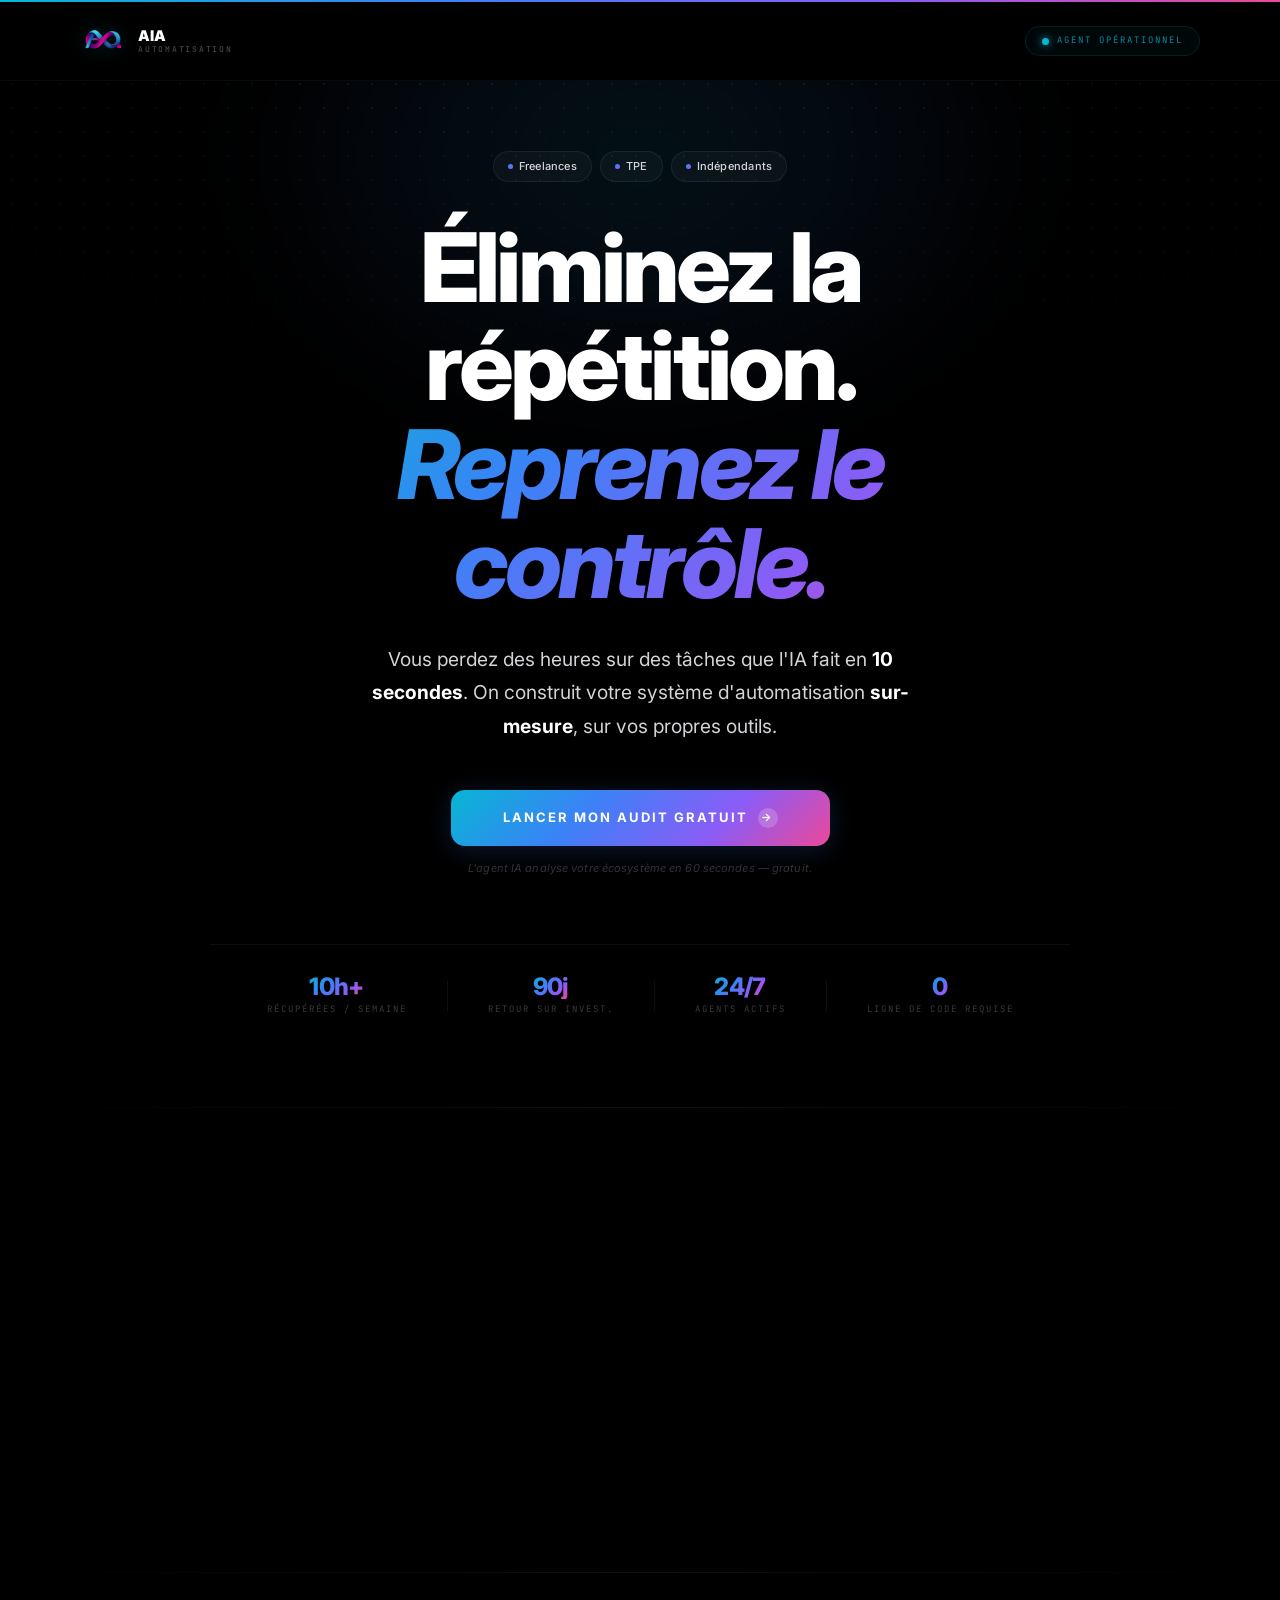
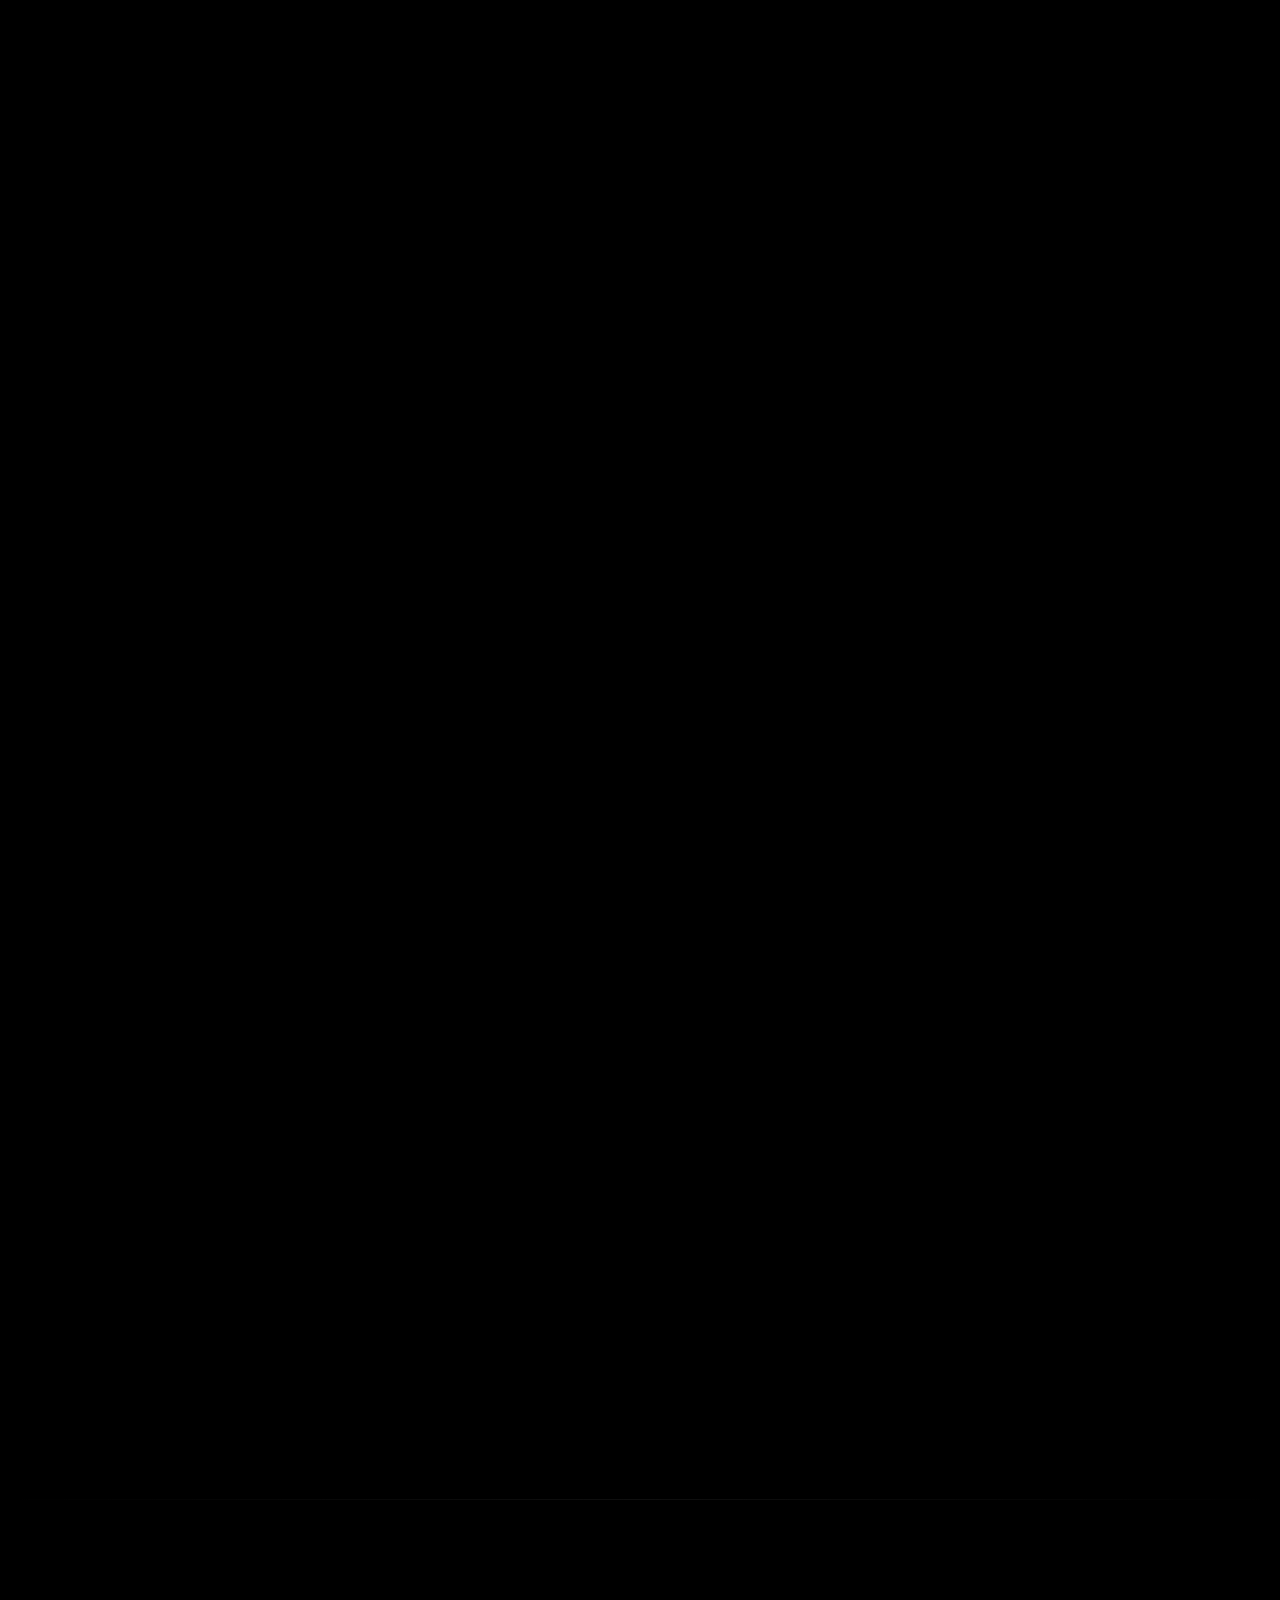
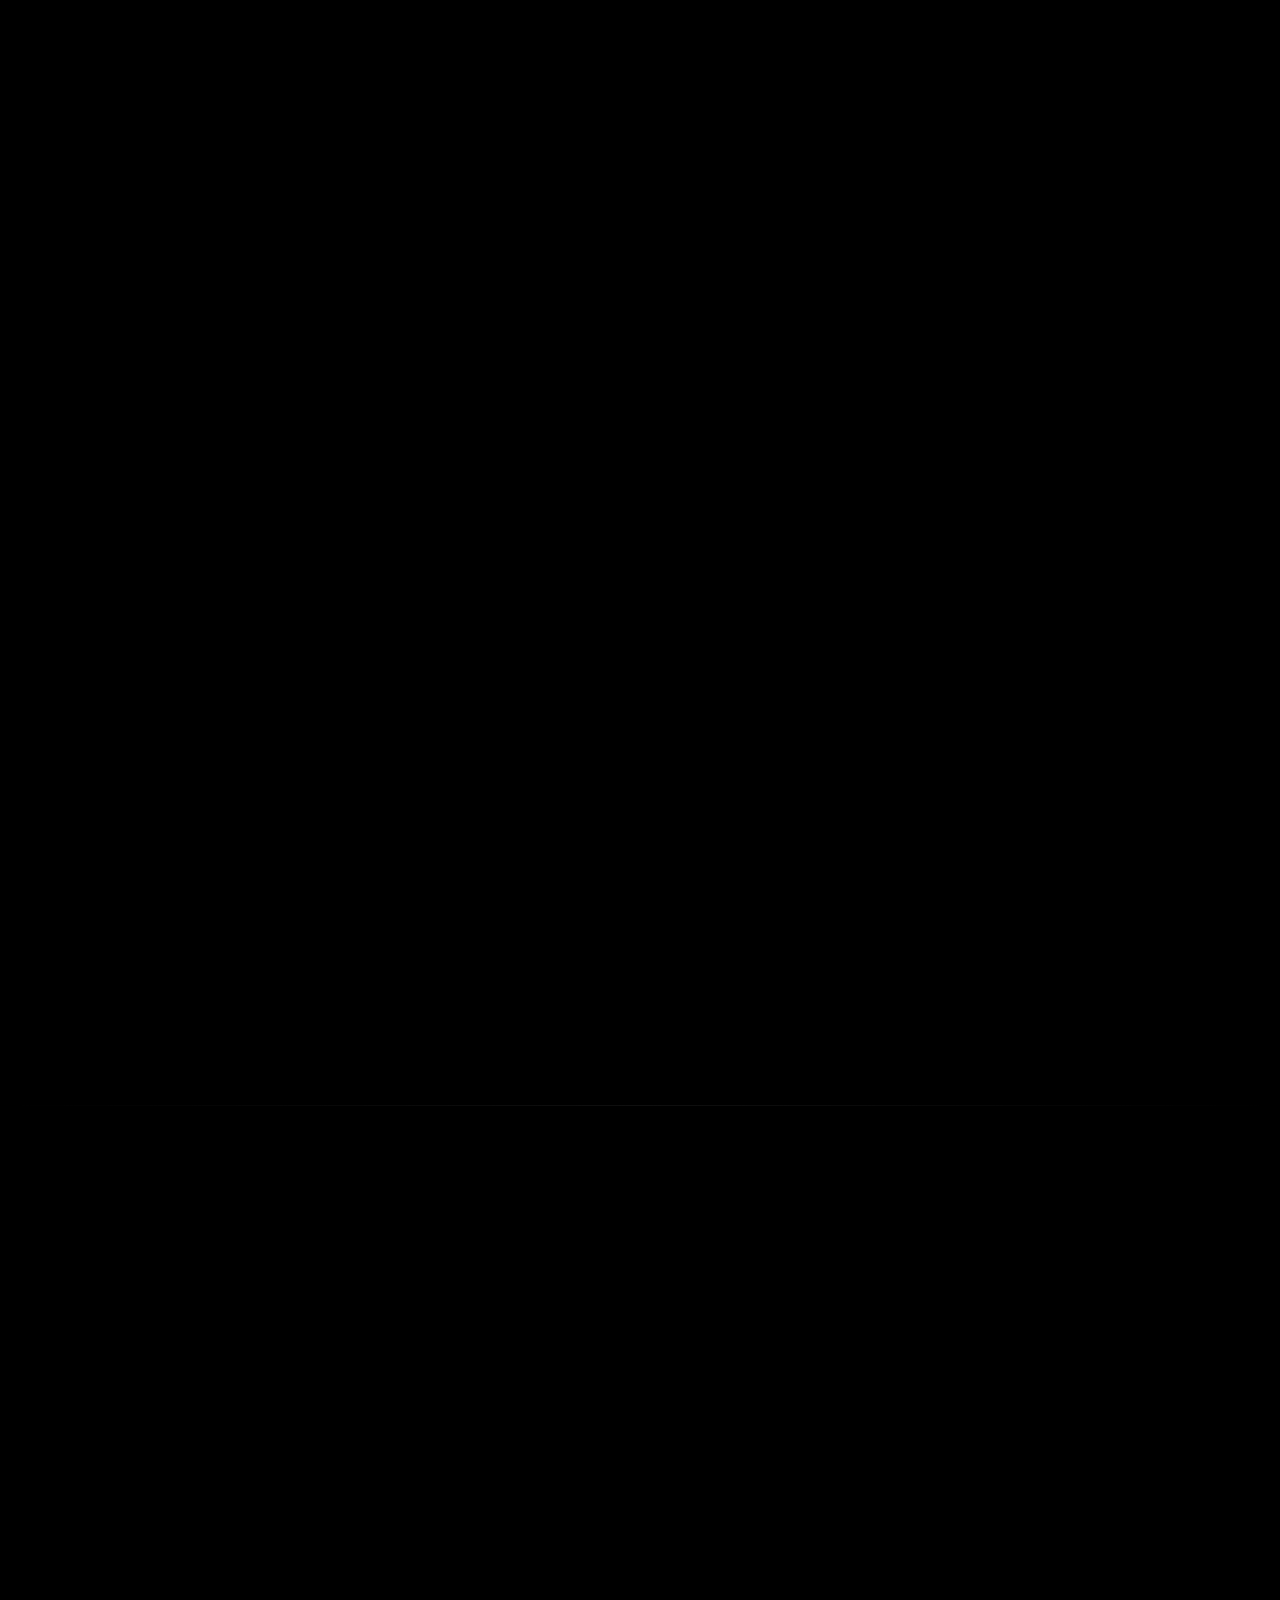
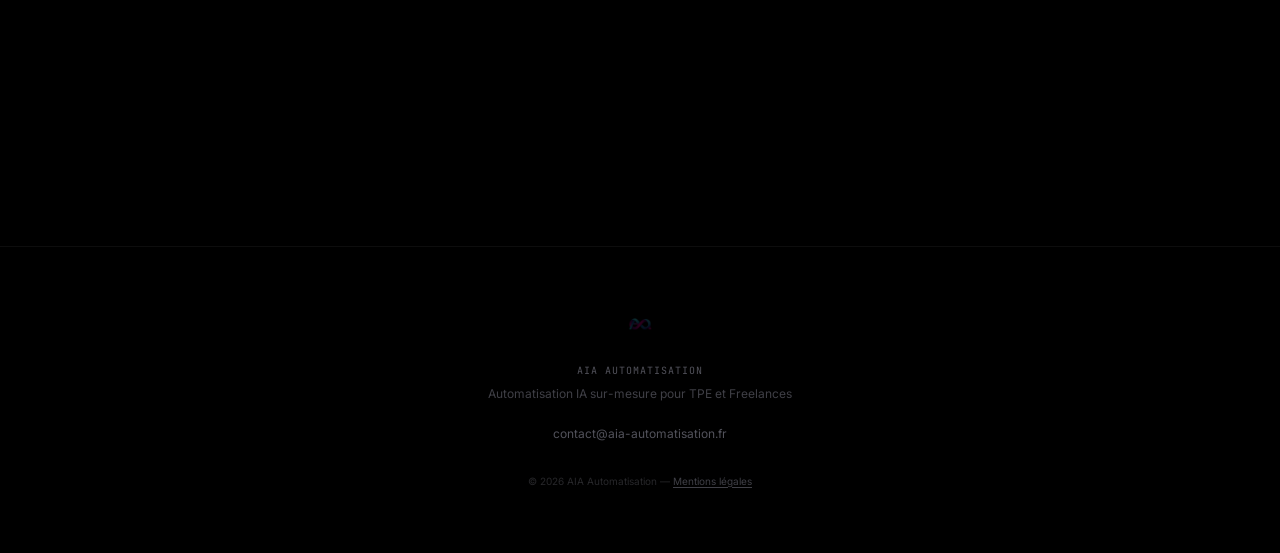
<file: index.html>
<!DOCTYPE html>
<html lang="fr">
<head>
    <meta charset="UTF-8">
    <meta name="viewport" content="width=device-width, initial-scale=1.0, maximum-scale=1.0, user-scalable=no">
    <title>AIA Automatisation | Automatisation IA pour coachs, freelances, agences (Lille, Hauts-de-France)</title>
    <meta name="description" content="Automatisation IA sur-mesure pour coachs sportifs, freelances service, agences et PME. Récupérez 8 à 15h/semaine sur l'admin invisible. Calcul ROI gratuit en 90 secondes.">
    <meta name="keywords" content="automatisation coach sportif, automatisation freelance, automatisation agence, automatisation PME, gain de temps, workflow n8n, IA admin, automatisation Lille, Hauts-de-France, consulting automatisation">
    <meta name="author" content="AIA Automatisation">
    <meta name="robots" content="index, follow, max-snippet:-1, max-image-preview:large">
    <link rel="canonical" href="https://aia-automatisation.fr/">
    <meta name="geo.region" content="FR-HDF">
    <meta name="geo.placename" content="Bailleul, Lille, Hauts-de-France">
    <meta name="geo.position" content="50.7333;2.7333">
    <meta name="ICBM" content="50.7333, 2.7333">
    <link rel="canonical" href="https://aia-automatisation.fr">
    <meta property="og:title" content="AIA Automatisation | Automatisation IA sur-mesure">
    <meta property="og:description" content="Gagnez 10h+ par semaine. Audit gratuit en 60 secondes.">
    <meta property="og:type" content="website">
    <meta property="og:url" content="https://aia-automatisation.fr">
    <meta property="og:image" content="https://aia-automatisation.fr/og-image.png">
    <meta property="og:image:width" content="1200">
    <meta property="og:image:height" content="630">
    <meta name="twitter:card" content="summary_large_image">
    <meta name="twitter:title" content="AIA Automatisation | Automatisation IA sur-mesure">
    <meta name="twitter:description" content="Gagnez 10h+ par semaine. Audit gratuit en 60 secondes.">
    <meta name="twitter:image" content="https://aia-automatisation.fr/og-image.png">
    <link rel="icon" type="image/png" sizes="32x32" href="favicon-32x32.png">
    <link rel="icon" type="image/png" sizes="16x16" href="favicon-16x16.png">
    <link rel="apple-touch-icon" sizes="180x180" href="apple-touch-icon.png">
    <script defer src="https://analytics.aia-automatisation.fr/script.js" data-website-id="88cbfc09-24f7-49f7-be45-c73be8b7c011"></script>
    <link rel="stylesheet" href="tailwind.min.css">
    <link href="https://fonts.googleapis.com/css2?family=Inter:ital,wght@0,300;0,400;0,600;0,800;0,900;1,800;1,900&family=JetBrains+Mono:wght@400;500;700&display=swap" rel="stylesheet">

    <!-- Schema.org : LocalBusiness (mieux que ProfessionalService pour SEO local) -->
    <script type="application/ld+json">
    {
        "@context": "https://schema.org",
        "@type": "LocalBusiness",
        "@id": "https://aia-automatisation.fr/#business",
        "name": "AIA Automatisation",
        "alternateName": "AIA",
        "description": "Automatisation IA sur-mesure pour coachs sportifs, freelances service, agences et PME. Libère 8 à 15h/semaine d'admin invisible.",
        "url": "https://aia-automatisation.fr",
        "logo": "https://aia-automatisation.fr/aia-logo.png",
        "image": "https://aia-automatisation.fr/og-image.png",
        "founder": {
            "@type": "Person",
            "name": "Arnaud Plancke",
            "jobTitle": "Fondateur AIA Automatisation",
            "url": "https://www.linkedin.com/in/arnaud-plancke-aia/"
        },
        "areaServed": [
            { "@type": "Country", "name": "France" },
            { "@type": "AdministrativeArea", "name": "Hauts-de-France" },
            { "@type": "City", "name": "Lille" }
        ],
        "serviceType": ["Automatisation IA", "Intelligence Artificielle", "Consulting digital", "Workflow automation", "n8n consulting"],
        "priceRange": "€€",
        "email": "contact@aia-automatisation.fr",
        "telephone": "+33-7-78-49-29-61",
        "address": {
            "@type": "PostalAddress",
            "streetAddress": "1442 Route du Steent'je",
            "addressLocality": "Bailleul",
            "postalCode": "59270",
            "addressRegion": "Hauts-de-France",
            "addressCountry": "FR"
        },
        "geo": {
            "@type": "GeoCoordinates",
            "latitude": 50.7333,
            "longitude": 2.7333
        },
        "openingHoursSpecification": {
            "@type": "OpeningHoursSpecification",
            "dayOfWeek": ["Monday", "Tuesday", "Wednesday", "Thursday", "Friday"],
            "opens": "09:00",
            "closes": "18:00"
        }
    }
    </script>

    <!-- Schema.org : Service (pour ranks sur "automatisation pour coachs/freelances") -->
    <script type="application/ld+json">
    {
        "@context": "https://schema.org",
        "@type": "Service",
        "@id": "https://aia-automatisation.fr/#service",
        "name": "Automatisation IA sur-mesure",
        "provider": { "@id": "https://aia-automatisation.fr/#business" },
        "serviceType": "Automatisation business",
        "areaServed": { "@type": "Country", "name": "France" },
        "audience": [
            { "@type": "BusinessAudience", "audienceType": "Coachs sportifs et bien-être" },
            { "@type": "BusinessAudience", "audienceType": "Freelances service" },
            { "@type": "BusinessAudience", "audienceType": "Agences et cabinets" },
            { "@type": "BusinessAudience", "audienceType": "PME 5-50 personnes" }
        ],
        "hasOfferCatalog": {
            "@type": "OfferCatalog",
            "name": "Offres AIA Automatisation",
            "itemListElement": [
                {
                    "@type": "Offer",
                    "name": "Offre Standard",
                    "description": "Automatisation 1-2 workflows métier (squelette ≥80% réutilisable)",
                    "price": "3000",
                    "priceCurrency": "EUR"
                },
                {
                    "@type": "Offer",
                    "name": "Offre Confort",
                    "description": "Orchestration multi-workflow (50-80% réutilisation)",
                    "price": "4500-6000",
                    "priceCurrency": "EUR"
                }
            ]
        }
    }
    </script>

    <!-- Schema.org : BreadcrumbList -->
    <script type="application/ld+json">
    {
        "@context": "https://schema.org",
        "@type": "BreadcrumbList",
        "itemListElement": [
            {
                "@type": "ListItem",
                "position": 1,
                "name": "Accueil",
                "item": "https://aia-automatisation.fr/"
            },
            {
                "@type": "ListItem",
                "position": 2,
                "name": "Calcul ROI gratuit",
                "item": "https://aia-automatisation.fr/#simulation"
            }
        ]
    }
    </script>

    <!-- FAQ Schema -->
    <script type="application/ld+json">
    {
        "@context": "https://schema.org",
        "@type": "FAQPage",
        "mainEntity": [
            {
                "@type": "Question",
                "name": "Combien de temps pour etre operationnel ?",
                "acceptedAnswer": { "@type": "Answer", "text": "Entre 1 et 3 semaines selon la complexite. L'audit initial prend 60 secondes, le premier appel 30 minutes, et l'implementation demarre dans la foulee." }
            },
            {
                "@type": "Question",
                "name": "Faut-il changer mes outils actuels ?",
                "acceptedAnswer": { "@type": "Answer", "text": "Non. On automatise ce que vous faites deja avec vos outils existants (Sheets, Gmail, Notion, etc.). Aucune migration forcee." }
            },
            {
                "@type": "Question",
                "name": "Je ne suis pas technique, c'est un probleme ?",
                "acceptedAnswer": { "@type": "Answer", "text": "Pas du tout. Vous utilisez deja des outils au quotidien. On automatise les taches repetitives — sans nouvelle interface a apprendre." }
            },
            {
                "@type": "Question",
                "name": "Qui fait la maintenance apres livraison ?",
                "acceptedAnswer": { "@type": "Answer", "text": "Le systeme tourne en autonomie. Un check-in automatique a J+7 verifie que tout fonctionne. L'offre Confort inclut 30 jours de support." }
            },
            {
                "@type": "Question",
                "name": "Et si ca ne marche pas ?",
                "acceptedAnswer": { "@type": "Answer", "text": "L'audit gratuit identifie ce qui est reellement automatisable avant tout engagement. On ne propose que ce qui fonctionne techniquement." }
            }
        ]
    }
    </script>

    <style>
        /* == VARIABLES == */
        :root {
            --c1:   #06b6d4;
            --c2:   #3b82f6;
            --c3:   #8b5cf6;
            --c4:   #ec4899;
            --success: #22c55e;
            --grad: linear-gradient(135deg, var(--c1) 0%, var(--c2) 35%, var(--c3) 70%, var(--c4) 100%);
            --grad90: linear-gradient(90deg, var(--c1), var(--c2), var(--c3));
            --bg:   #000000;
            --bg2:  #0a0a0a;
        }

        /* == RESET & BASE == */
        *, *::before, *::after { box-sizing: border-box; }
        html { scroll-behavior: smooth; }

        body {
            font-family: 'Inter', sans-serif;
            background: var(--bg);
            color: #f4f4f5;
            overflow-x: hidden;
            -webkit-font-smoothing: antialiased;
        }

        /* == DOT GRID == */
        body::before {
            content: '';
            position: fixed; inset: 0; z-index: 0; pointer-events: none;
            background-image: radial-gradient(rgba(255,255,255,0.055) 1px, transparent 1px);
            background-size: 24px 24px;
            -webkit-mask-image: radial-gradient(ellipse 100% 60% at 50% 0%, black 30%, transparent 80%);
            mask-image: radial-gradient(ellipse 100% 60% at 50% 0%, black 30%, transparent 80%);
        }

        /* == AMBIENT GLOW == */
        .ambient-hero {
            position: absolute;
            top: -200px; left: 50%; transform: translateX(-50%);
            width: 800px; height: 550px;
            background: radial-gradient(ellipse,
                rgba(6,182,212,0.10) 0%,
                rgba(59,130,246,0.07) 40%,
                transparent 70%);
            filter: blur(60px); border-radius: 50%;
            pointer-events: none; z-index: 0;
        }

        /* == TOP BAR == */
        .top-bar {
            position: fixed; top: 0; left: 0; right: 0; height: 2px;
            background: var(--grad); z-index: 200;
        }

        /* == UTILITIES == */
        .mono { font-family: 'JetBrains Mono', monospace; }

        .text-gradient {
            background: var(--grad);
            -webkit-background-clip: text; -webkit-text-fill-color: transparent; background-clip: text;
            display: inline-block; line-height: 1.25;
            padding-right: 0.15em; font-style: italic;
        }

        /* == TOASTS == */
        #toast-container {
            position: fixed; bottom: 24px; right: 24px; z-index: 10000;
            display: flex; flex-direction: column; gap: 12px; pointer-events: none;
        }
        .toast {
            pointer-events: auto;
            background: rgba(8,8,8,0.97);
            border: 1px solid rgba(255,255,255,0.08);
            border-left: 3px solid var(--c2);
            color: white; padding: 14px 20px; border-radius: 12px;
            font-size: 13px; font-weight: 600;
            backdrop-filter: blur(20px);
            box-shadow: 0 20px 40px rgba(0,0,0,0.6);
            transform: translateX(120%);
            transition: all 0.45s cubic-bezier(0.23,1,0.32,1);
        }
        .toast.show { transform: translateX(0); }
        .toast-error { border-left-color: var(--c4); }

        /* == NAV == */
        .site-nav-wrap {
            position: sticky; top: 2px; z-index: 100;
            background: rgba(0,0,0,0.85);
            backdrop-filter: blur(16px);
            -webkit-backdrop-filter: blur(16px);
            border-bottom: 1px solid rgba(255,255,255,0.04);
        }
        .site-nav {
            position: relative; z-index: 50;
            display: flex; align-items: center; justify-content: space-between;
            padding: 16px 40px;
            max-width: 1200px; margin: 0 auto;
        }
        @media (max-width: 640px) { .site-nav { padding: 14px 20px; } }

        .nav-logo-link {
            display: flex; align-items: center; gap: 12px;
            text-decoration: none; flex-shrink: 0;
        }
        .nav-logo-link img {
            height: 46px; width: auto; object-fit: contain;
            filter: drop-shadow(0 0 10px rgba(6,182,212,0.2));
            transition: filter .35s;
        }
        .nav-logo-link:hover img { filter: drop-shadow(0 0 20px rgba(6,182,212,0.5)); }
        .nav-wordmark { display: flex; flex-direction: column; gap: 2px; }
        .nw-top {
            font-size: .92rem; font-weight: 900;
            letter-spacing: -.01em; color: #fff;
            text-transform: uppercase; line-height: 1;
        }
        .nw-sub {
            font-family: 'JetBrains Mono', monospace;
            font-size: .5rem; font-weight: 500;
            letter-spacing: .22em; color: rgba(255,255,255,0.28);
            text-transform: uppercase; line-height: 1;
        }
        .nav-status {
            display: flex; align-items: center; gap: 8px;
            padding: 7px 16px;
            background: rgba(6,182,212,0.04);
            border: 1px solid rgba(6,182,212,0.14);
            border-radius: 99px;
        }
        .nav-dot {
            width: 7px; height: 7px; border-radius: 50%;
            background: var(--c1);
            box-shadow: 0 0 8px var(--c1);
            animation: dotPulse 2.5s ease-in-out infinite;
        }
        @keyframes dotPulse {
            0%,100% { box-shadow: 0 0 8px var(--c1); }
            50% { box-shadow: 0 0 18px var(--c1), 0 0 30px rgba(6,182,212,0.3); }
        }
        @media (max-width: 480px) { .nav-status { display: none; } }

        /* == HERO == */
        .hero-outer {
            position: relative; overflow: hidden;
            padding: 0 24px;
        }
        .hero-stage {
            position: relative; z-index: 10;
            display: flex; flex-direction: column;
            align-items: center; justify-content: center;
            text-align: center;
            padding: 72px 0 90px;
            max-width: 860px; margin: 0 auto;
        }

        .hero-badges {
            display: flex; flex-wrap: wrap; gap: 8px;
            justify-content: center; margin-bottom: 36px;
            opacity: 0; animation: fadeUpIn .7s cubic-bezier(.23,1,.32,1) .1s forwards;
        }
        .hero-badge {
            display: inline-flex; align-items: center; gap: 6px;
            padding: 6px 14px;
            background: rgba(255,255,255,0.03);
            border: 1px solid rgba(255,255,255,0.07);
            border-radius: 99px;
            font-size: 11px; font-weight: 500;
            color: #d4d4d8; letter-spacing: .02em;
            transition: border-color .25s, color .25s;
        }
        .hero-badge::before {
            content: ''; width: 5px; height: 5px; border-radius: 50%;
            flex-shrink: 0; background: var(--grad);
        }
        .hero-badge:hover { border-color: rgba(6,182,212,0.3); color: rgba(255,255,255,.8); }

        .hero-h1 {
            font-size: clamp(2.6rem, 7.5vw, 6rem);
            font-weight: 800;
            letter-spacing: -.04em;
            line-height: 1.03;
            margin-bottom: 26px;
            opacity: 0; animation: fadeUpIn .85s cubic-bezier(.23,1,.32,1) .25s forwards;
        }
        .h1-white  { color: #fff; display: block; }
        .h1-grad   {
            display: block;
            background: var(--grad);
            -webkit-background-clip: text; -webkit-text-fill-color: transparent; background-clip: text;
            font-style: italic; padding-bottom: .04em;
        }

        .hero-sub {
            font-size: clamp(1rem, 1.6vw, 1.2rem);
            font-weight: 400; color: #d4d4d8;
            line-height: 1.75; max-width: 560px;
            margin-bottom: 46px;
            opacity: 0; animation: fadeUpIn .85s cubic-bezier(.23,1,.32,1) .4s forwards;
        }
        .hero-sub strong { color: #fff; font-weight: 700; }

        .hero-cta-group {
            display: flex; flex-direction: column;
            align-items: center; gap: 14px;
            opacity: 0; animation: fadeUpIn .85s cubic-bezier(.23,1,.32,1) .55s forwards;
        }
        .hero-btn {
            display: inline-flex; align-items: center; gap: 10px;
            padding: 18px 52px;
            background: var(--grad);
            border: none; border-radius: 14px;
            font-family: inherit; font-size: 13px; font-weight: 700;
            text-transform: uppercase; letter-spacing: 2px;
            color: #fff; text-decoration: none; cursor: pointer;
            position: relative; overflow: hidden;
            transition: transform .2s cubic-bezier(.23,1,.32,1), box-shadow .3s;
            box-shadow: 0 4px 24px rgba(59,130,246,.2);
        }
        .hero-btn::before {
            content: '';
            position: absolute; inset: 0;
            background: linear-gradient(105deg, transparent 20%, rgba(255,255,255,.12) 50%, transparent 80%);
            transform: translateX(-100%); transition: transform .55s;
        }
        .hero-btn:hover {
            transform: translateY(-2px);
            box-shadow: 0 12px 36px rgba(59,130,246,.35), 0 20px 60px rgba(139,92,246,.15);
        }
        .hero-btn:hover::before { transform: translateX(100%); }
        .hero-btn-arrow {
            display: flex; align-items: center; justify-content: center;
            width: 20px; height: 20px;
            background: rgba(255,255,255,.18); border-radius: 50%; font-size: 11px;
            transition: transform .3s;
        }
        .hero-btn:hover .hero-btn-arrow { transform: translateX(4px); }
        .hero-microcopy {
            font-size: 11px; color: rgba(255,255,255,.2);
            font-style: italic; letter-spacing: .01em;
        }

        .proof-strip {
            margin-top: 68px; padding-top: 30px;
            border-top: 1px solid rgba(255,255,255,.05);
            width: 100%;
            display: flex; flex-wrap: wrap; gap: 20px 40px;
            justify-content: center; align-items: center;
            opacity: 0; animation: fadeUpIn .85s cubic-bezier(.23,1,.32,1) .72s forwards;
        }
        .proof-item { display: flex; flex-direction: column; align-items: center; gap: 4px; }
        .proof-value {
            font-size: 1.5rem; font-weight: 800; letter-spacing: -.03em; line-height: 1;
            background: var(--grad);
            -webkit-background-clip: text; -webkit-text-fill-color: transparent; background-clip: text;
        }
        .proof-label {
            font-family: 'JetBrains Mono', monospace;
            font-size: 9px; text-transform: uppercase; letter-spacing: 2px;
            color: rgba(255,255,255,.22);
        }
        .proof-sep { width: 1px; height: 30px; background: rgba(255,255,255,.06); }
        @media (max-width: 480px) { .proof-sep { display: none; } }

        @keyframes fadeUpIn {
            from { opacity: 0; transform: translateY(22px); }
            to   { opacity: 1; transform: none; }
        }

        /* == SECTION DIVIDER == */
        .section-divider {
            border: none; height: 1px;
            background: linear-gradient(90deg, transparent, rgba(255,255,255,0.06), transparent);
            margin: 0;
        }

        /* == STEP CARDS (A.I.A.) == */
        .step-card {
            position: relative;
            display: flex; align-items: flex-start; gap: 16px;
            padding: 20px 24px;
            background: rgba(255,255,255,0.02);
            border-radius: 16px; border: 1px solid rgba(255,255,255,0.05);
            transition: all 0.5s cubic-bezier(0.23,1,0.32,1); overflow: hidden;
        }
        .step-card:hover {
            border-color: rgba(6,182,212,0.15);
            background: rgba(255,255,255,0.035);
        }
        .step-num {
            font-size: 28px; font-weight: 900; line-height: 1;
            background: var(--grad);
            -webkit-background-clip: text; -webkit-text-fill-color: transparent; background-clip: text;
            flex-shrink: 0; width: 36px; text-align: center;
        }
        .step-content { flex: 1; min-width: 0; }
        .step-title {
            font-size: 1rem; font-weight: 800; color: white;
            text-transform: uppercase; letter-spacing: 0.5px;
            margin-bottom: 4px; transition: 0.3s;
        }
        .step-card:hover .step-title { color: #06b6d4; }
        .step-desc { font-size: 13px; color: #d4d4d8; line-height: 1.5; }
        .step-tag {
            display: inline-block; margin-top: 6px;
            font-size: 10px; color: #52525b; font-style: italic;
        }

        /* == VERTICAL BADGES (metiers) == */
        .vertical-badges {
            display: flex; flex-wrap: wrap; justify-content: center; gap: 10px;
        }
        .vertical-badge {
            padding: 8px 20px;
            background: rgba(255,255,255,0.03);
            border: 1px solid rgba(255,255,255,0.08);
            border-radius: 100px;
            font-size: 13px; color: #d4d4d8;
            transition: all 0.3s;
            white-space: nowrap;
        }
        .vertical-badge:hover {
            border-color: rgba(6,182,212,0.3);
            color: #fff;
            background: rgba(6,182,212,0.06);
        }
        .vertical-badge span { margin-right: 6px; }

        /* == OFFERS == */
        .offer-card {
            padding: 40px 32px;
            background: rgba(255,255,255,0.02);
            border: 1px solid rgba(255,255,255,0.06);
            border-radius: 28px;
            transition: all 0.4s;
        }
        .offer-card:hover { border-color: rgba(255,255,255,0.1); }
        .offer-card.featured {
            border: 1px solid transparent;
            background: linear-gradient(var(--bg2), var(--bg2)) padding-box,
                        var(--grad) border-box;
        }
        .offer-name {
            font-size: 11px; font-weight: 700; text-transform: uppercase;
            letter-spacing: 3px; color: #d4d4d8; margin-bottom: 20px;
        }
        .offer-price {
            font-size: 2.5rem; font-weight: 900; color: #fff;
            letter-spacing: -0.03em; line-height: 1; margin-bottom: 4px;
        }
        .offer-from { font-size: 12px; color: #d4d4d8; margin-bottom: 28px; }
        .offer-list { list-style: none; padding: 0; margin: 0 0 32px 0; }
        .offer-list li {
            display: flex; align-items: flex-start; gap: 10px;
            padding: 10px 0;
            border-bottom: 1px solid rgba(255,255,255,0.04);
            font-size: 14px; color: #d4d4d8; line-height: 1.5;
        }
        .offer-list li::before {
            content: '';
            width: 6px; height: 6px; border-radius: 50%;
            background: var(--success);
            flex-shrink: 0;
            margin-top: 7px;
        }
        .offer-cta {
            display: block; width: 100%; padding: 16px;
            text-align: center; text-decoration: none;
            border-radius: 14px; font-size: 13px; font-weight: 700;
            text-transform: uppercase; letter-spacing: 1.5px;
            transition: all 0.3s;
        }
        .offer-cta-outline {
            color: #fff;
            border: 1px solid rgba(255,255,255,0.12);
            background: transparent;
        }
        .offer-cta-outline:hover {
            border-color: rgba(6,182,212,0.4);
            background: rgba(6,182,212,0.05);
        }
        .offer-cta-grad {
            color: #fff;
            background: var(--grad);
            border: none;
            box-shadow: 0 4px 20px rgba(59,130,246,0.2);
        }
        .offer-cta-grad:hover {
            box-shadow: 0 8px 32px rgba(59,130,246,0.35);
            transform: translateY(-1px);
        }

        /* == OFFER TIMELINE (inline) == */
        .offer-timeline {
            display: flex; flex-wrap: wrap; gap: 6px;
            margin-top: 12px; padding-top: 16px;
            border-top: 1px solid rgba(255,255,255,0.04);
        }
        .offer-timeline-step {
            font-size: 11px; color: #d4d4d8;
            display: flex; align-items: center; gap: 4px;
        }
        .offer-timeline-step::before {
            content: '';
            width: 5px; height: 5px; border-radius: 50%;
            background: var(--grad); flex-shrink: 0;
        }
        .offer-timeline-step + .offer-timeline-step::after { display: none; }

        /* == TEMOIGNAGES == */
        .temoignage-card {
            padding: 28px 24px;
            background: rgba(255,255,255,0.03);
            border: 1px solid rgba(255,255,255,0.06);
            border-radius: 20px;
        }
        .temoignage-chiffre {
            font-size: 1.8rem; font-weight: 800;
            background: var(--grad);
            -webkit-background-clip: text; -webkit-text-fill-color: transparent; background-clip: text;
            margin-bottom: 12px;
        }
        .temoignage-texte {
            font-size: 14px; color: #d4d4d8; line-height: 1.7;
            margin-bottom: 16px; font-style: italic;
        }
        .temoignage-auteur {
            font-size: 12px; color: #d4d4d8;
        }

        /* == FAQ == */
        .faq-item { border-bottom: 1px solid rgba(255,255,255,0.06); }
        .faq-question {
            display: flex; align-items: center; justify-content: space-between;
            padding: 20px 0; cursor: pointer; gap: 16px;
            width: 100%; background: none; border: none; text-align: left;
        }
        .faq-question h3 {
            font-size: 15px; font-weight: 600; color: #e4e4e7;
            line-height: 1.5; margin: 0;
        }
        .faq-question:hover h3 { color: #fff; }
        .faq-icon {
            font-size: 18px; color: var(--c1); flex-shrink: 0;
            transition: transform 0.3s;
            font-family: 'JetBrains Mono', monospace; font-weight: 700;
        }
        .faq-answer {
            max-height: 0; overflow: hidden;
            transition: max-height 0.4s cubic-bezier(0.23,1,0.32,1);
        }
        .faq-answer-inner {
            padding: 0 0 20px;
            font-size: 14px; color: #d4d4d8; line-height: 1.8;
        }
        .faq-item.open .faq-answer { max-height: 300px; }
        .faq-item.open .faq-icon { transform: rotate(45deg); }

        /* == BTN GRAD (form) == */
        .btn-grad {
            background: var(--grad); background-size: 200% auto;
            transition: 0.5s; color: white; border-radius: 16px;
            font-weight: 800; text-transform: uppercase; letter-spacing: 1px;
            display: flex; align-items: center; justify-content: center;
            position: relative; overflow: hidden; border: none; cursor: pointer;
        }
        .btn-grad::before {
            content: '';
            position: absolute; inset: 0;
            background: linear-gradient(105deg, transparent 20%, rgba(255,255,255,.1) 50%, transparent 80%);
            transform: translateX(-100%); transition: transform .5s;
        }
        .btn-grad:hover { background-position: right center; box-shadow: 0 12px 36px rgba(59,130,246,0.3); }
        .btn-grad:hover::before { transform: translateX(100%); }

        /* == AUDIT BLOCK == */
        .audit-shell {
            background: var(--bg2);
            border: 1px solid rgba(255,255,255,0.05);
            border-radius: 40px;
            padding: 40px 32px;
            position: relative; overflow: hidden;
            box-shadow: 0 40px 80px rgba(0,0,0,0.5);
        }
        @media (min-width: 768px) { .audit-shell { padding: 56px 64px; } }

        .audit-scan {
            position: absolute; left: 0; right: 0; height: 1px;
            background: linear-gradient(90deg, transparent, rgba(6,182,212,0.25), transparent);
            animation: scanLine 10s ease-in-out infinite; pointer-events: none; top: 0;
        }
        @keyframes scanLine {
            0% { top: 0; opacity: 0; } 5% { opacity: 1; }
            95% { opacity: 0.4; } 100% { top: 100%; opacity: 0; }
        }

        .audit-shell::before, .audit-shell::after {
            content: ''; position: absolute;
            width: 80px; height: 80px;
        }
        .audit-shell::before {
            top: 0; left: 0;
            border-top: 1px solid rgba(6,182,212,0.18);
            border-left: 1px solid rgba(6,182,212,0.18);
            border-radius: 40px 0 0 0;
        }
        .audit-shell::after {
            bottom: 0; right: 0;
            border-bottom: 1px solid rgba(6,182,212,0.18);
            border-right: 1px solid rgba(6,182,212,0.18);
            border-radius: 0 0 40px 0;
        }

        /* == FORM INPUTS == */
        .field {
            width: 100%;
            background: rgba(255,255,255,0.04);
            border: 1px solid rgba(255,255,255,0.12);
            border-radius: 14px; padding: 18px 20px;
            color: #fff; font-family: inherit; font-size: 16px;
            outline: none; transition: border-color .3s, box-shadow .3s;
            -webkit-appearance: none; appearance: none;
        }
        .field:focus {
            border-color: rgba(6,182,212,0.6);
            box-shadow: 0 0 0 3px rgba(6,182,212,0.12);
        }
        .field::placeholder { color: rgba(255,255,255,0.45); }
        select.field option, select.field optgroup { background: #111; color: #e4e4e7; }

        .field-label {
            display: block;
            font-family: 'JetBrains Mono', monospace;
            font-size: 12px; text-transform: uppercase; letter-spacing: 1.5px;
            color: rgba(255,255,255,0.75); margin-bottom: 10px; font-weight: 600;
        }

        .outil-lbl {
            display: flex; align-items: center; gap: 9px;
            padding: 12px 14px;
            background: rgba(255,255,255,0.04);
            border: 1px solid rgba(255,255,255,0.14);
            border-radius: 10px; font-size: 14px; color: rgba(255,255,255,0.78);
            cursor: pointer; transition: all .2s;
        }
        .outil-lbl:hover { border-color: rgba(6,182,212,0.45); color: #fff; }
        .outil-lbl:has(input:checked) { border-color: var(--c1); color: #fff; background: rgba(6,182,212,0.12); }

        .ambition-lbl {
            display: flex; align-items: center; gap: 12px;
            padding: 16px 18px;
            background: rgba(255,255,255,0.04);
            border: 1px solid rgba(255,255,255,0.14);
            border-radius: 12px; font-size: 14px; color: rgba(255,255,255,0.82);
            cursor: pointer; transition: all .25s;
        }
        .ambition-lbl:hover { border-color: rgba(6,182,212,0.45); color: #fff; }
        .ambition-lbl:has(input:checked) { border-color: var(--c1); color: #fff; background: rgba(6,182,212,0.12); }

        input[type="checkbox"], input[type="radio"] { accent-color: var(--c1); flex-shrink: 0; }

        /* == RESULTS == */
        .res-card {
            padding: 24px 20px; border-radius: 16px; text-align: center;
            background: rgba(255,255,255,0.02);
            border: 1px solid rgba(255,255,255,0.06);
            transition: border-color .3s;
        }
        .res-card:hover { border-color: rgba(6,182,212,0.2); }

        /* == TYPEWRITER == */
        #typewriter-text {
            white-space: pre-line; color: rgba(255,255,255,.75);
            font-size: 14px; line-height: 1.9;
            padding: 32px 36px;
            background: rgba(255,255,255,0.015);
            border: 1px solid rgba(255,255,255,0.05);
            border-radius: 20px; min-height: 120px;
        }

        /* == MENTIONS MODAL == */
        #mentions-modal {
            display: none; position: fixed; inset: 0;
            background: rgba(0,0,0,0.92); z-index: 500;
            align-items: center; justify-content: center; padding: 20px;
        }

        /* == SCROLL REVEAL == */
        .reveal {
            opacity: 0; transform: translateY(24px);
            transition: opacity .8s cubic-bezier(.23,1,.32,1), transform .8s cubic-bezier(.23,1,.32,1);
        }
        .reveal.in-view { opacity: 1; transform: none; }
        .stagger > * {
            opacity: 0; transform: translateY(18px);
            transition: opacity .6s cubic-bezier(.23,1,.32,1), transform .6s cubic-bezier(.23,1,.32,1);
        }
        .stagger.in-view > *:nth-child(1) { opacity:1;transform:none; }
        .stagger.in-view > *:nth-child(2) { opacity:1;transform:none;transition-delay:.1s; }
        .stagger.in-view > *:nth-child(3) { opacity:1;transform:none;transition-delay:.2s; }
        .stagger.in-view > *:nth-child(4) { opacity:1;transform:none;transition-delay:.3s; }
        .stagger.in-view > *:nth-child(5) { opacity:1;transform:none;transition-delay:.4s; }
        .stagger.in-view > *:nth-child(6) { opacity:1;transform:none;transition-delay:.5s; }

        footer { position: relative; z-index: 30; }

        ::-webkit-scrollbar { width: 4px; }
        ::-webkit-scrollbar-track { background: #000; }
        ::-webkit-scrollbar-thumb { background: var(--c3); border-radius: 2px; }
    </style>
</head>
<body>

<!-- Top gradient bar -->
<div class="top-bar"></div>

<!-- Toast container -->
<div id="toast-container"></div>

<!-- ================================================================
     HERO
     ================================================================ -->
<!-- NAV (sticky, hors hero pour que sticky fonctionne) -->
<div class="site-nav-wrap">
    <nav class="site-nav">
        <a href="/" class="nav-logo-link">
            <img src="aia-logo.png" alt="AIA Automatisation" width="46" height="46">
            <div class="nav-wordmark">
                <span class="nw-top">AIA</span>
                <span class="nw-sub">Automatisation</span>
            </div>
        </a>
        <div class="nav-status">
            <div class="nav-dot"></div>
            <span class="mono" style="font-size:9px;color:rgba(6,182,212,0.75);text-transform:uppercase;letter-spacing:2px;">Agent Op&eacute;rationnel</span>
        </div>
    </nav>
</div>

<div class="hero-outer">
    <div class="ambient-hero"></div>

    <!-- STAGE -->
    <div class="hero-stage">
        <div class="hero-badges">
            <span class="hero-badge">Freelances</span>
            <span class="hero-badge">TPE</span>
            <span class="hero-badge">Ind&eacute;pendants</span>
        </div>

        <h1 class="hero-h1">
            <span class="h1-white">&Eacute;liminez la r&eacute;p&eacute;tition.</span>
            <span class="h1-grad">Reprenez le contr&ocirc;le.</span>
        </h1>

        <p class="hero-sub">
            Vous perdez des heures sur des t&acirc;ches que l'IA fait en <strong>10 secondes</strong>.
            On construit votre syst&egrave;me d'automatisation <strong>sur-mesure</strong>, sur vos propres outils.
        </p>

        <div class="hero-cta-group">
            <a href="#audit" class="hero-btn">
                Lancer mon audit gratuit <span class="hero-btn-arrow">&rarr;</span>
            </a>
            <span class="hero-microcopy">L'agent IA analyse votre &eacute;cosyst&egrave;me en 60 secondes &mdash; gratuit.</span>
        </div>

        <div class="proof-strip">
            <div class="proof-item">
                <span class="proof-value">10h+</span>
                <span class="proof-label">r&eacute;cup&eacute;r&eacute;es / semaine</span>
            </div>
            <div class="proof-sep"></div>
            <div class="proof-item">
                <span class="proof-value">90j</span>
                <span class="proof-label">retour sur invest.</span>
            </div>
            <div class="proof-sep"></div>
            <div class="proof-item">
                <span class="proof-value">24/7</span>
                <span class="proof-label">agents actifs</span>
            </div>
            <div class="proof-sep"></div>
            <div class="proof-item">
                <span class="proof-value">0</span>
                <span class="proof-label">ligne de code requise</span>
            </div>
        </div>
    </div>
</div>

<hr class="section-divider">

<!-- ================================================================
     METHODE A.I.A.
     ================================================================ -->
<section class="max-w-5xl mx-auto px-6 py-10 md:py-16 relative z-20">
    <div class="text-center mb-8 reveal">
        <h2 class="text-xs mono tracking-[0.4em] text-zinc-600 uppercase mb-4">// M&eacute;thode</h2>
        <div class="text-2xl sm:text-3xl md:text-5xl font-black uppercase italic leading-tight" style="word-spacing: 0.1em;">
            <span style="white-space:nowrap;"><span class="text-gradient">A</span>nalyser.</span><br class="sm:hidden">
            <span style="white-space:nowrap;"><span class="text-gradient">I</span>mpl&eacute;menter.</span><br class="sm:hidden">
            <span style="white-space:nowrap;"><span class="text-gradient">A</span>utomatiser.</span>
        </div>
    </div>

    <div class="grid grid-cols-1 md:grid-cols-3 gap-4 stagger max-w-4xl mx-auto">
        <div class="step-card">
            <div class="step-num">1</div>
            <div class="step-content">
                <div class="step-title">Analyser</div>
                <div class="step-desc">L'IA identifie vos t&acirc;ches chronophages et calcule votre gain.</div>
                <div class="step-tag">60s &mdash; gratuit</div>
            </div>
        </div>
        <div class="step-card">
            <div class="step-num">2</div>
            <div class="step-content">
                <div class="step-title">Impl&eacute;menter</div>
                <div class="step-desc">On construit sur vos outils existants. Suivi &agrave; chaque &eacute;tape.</div>
                <div class="step-tag">Sur-mesure</div>
            </div>
        </div>
        <div class="step-card">
            <div class="step-num">3</div>
            <div class="step-content">
                <div class="step-title">Automatiser</div>
                <div class="step-desc">Le syst&egrave;me tourne en autonomie. Check-in auto &agrave; J+7.</div>
                <div class="step-tag">Autonome &mdash; 24/7</div>
            </div>
        </div>
    </div>
</section>

<hr class="section-divider">

<!-- ================================================================
     AUDIT / DIAGNOSTIC IA
     ================================================================ -->
<section id="audit" class="py-20 px-4 sm:px-6 relative z-20">
    <div class="max-w-4xl mx-auto">
        <div class="text-center mb-12 reveal">
            <h2 class="text-xs mono tracking-[0.4em] text-zinc-600 uppercase mb-4">// &Eacute;tape 1 &mdash; Analyser</h2>
            <div class="text-3xl md:text-5xl font-black">
                Votre <span class="text-gradient">diagnostic gratuit</span> en 60s
            </div>
            <p class="text-zinc-500 text-sm mt-4 max-w-lg mx-auto">L'agent IA identifie vos automatisations prioritaires et calcule votre gain r&eacute;el.</p>
        </div>

        <div class="audit-shell reveal">
            <div class="audit-scan"></div>

            <!-- Header -->
            <div class="flex items-center justify-center gap-3 mb-8 pb-5 border-b border-white/5">
                <div class="nav-dot"></div>
                <span class="mono text-[10px] uppercase tracking-widest font-bold" style="color:rgba(6,182,212,0.75);">Agent AIA &mdash; Diagnostic en ligne</span>
            </div>

            <!-- STEP 1 -->
            <div id="step1" class="text-left">

                <div class="space-y-6">
                    <!-- Metier (en premier : le visiteur se reconnait) -->
                    <div>
                        <label class="field-label">Quel est votre m&eacute;tier ?</label>
                        <select id="metier" class="field">
                            <option value="">S&eacute;lectionnez votre secteur</option>
                            <optgroup label="Services">
                                <option value="Consultant / Coach">Consultant / Coach</option>
                                <option value="Comptable / Expert-comptable">Comptable / Expert-comptable</option>
                                <option value="Avocat / Juridique">Avocat / Juridique</option>
                                <option value="Agent immobilier">Agent immobilier</option>
                                <option value="Assureur / Courtier">Assureur / Courtier</option>
                                <option value="RH / Recrutement">RH / Recrutement</option>
                            </optgroup>
                            <optgroup label="Commerce">
                                <option value="E-commerce">E-commerce</option>
                                <option value="Restauration / H&ocirc;tellerie">Restauration / H&ocirc;tellerie</option>
                                <option value="Commerce de d&eacute;tail">Commerce de d&eacute;tail</option>
                            </optgroup>
                            <optgroup label="Technique">
                                <option value="Artisan / BTP">Artisan / BTP</option>
                                <option value="Agence web / Marketing">Agence web / Marketing</option>
                                <option value="D&eacute;veloppeur / IT">D&eacute;veloppeur / IT</option>
                            </optgroup>
                            <optgroup label="Sant&eacute; &amp; Bien-&ecirc;tre">
                                <option value="Praticien sant&eacute;">Praticien sant&eacute;</option>
                                <option value="Coach sportif">Coach sportif</option>
                                <option value="Th&eacute;rapeute / Psychologue">Th&eacute;rapeute / Psychologue</option>
                            </optgroup>
                            <optgroup label="Autre">
                                <option value="Formation / &Eacute;ducation">Formation / &Eacute;ducation</option>
                                <option value="Logistique / Transport">Logistique / Transport</option>
                                <option value="Autre">Autre</option>
                            </optgroup>
                        </select>
                    </div>

                    <!-- Row : structure + equipe + temps -->
                    <div class="grid grid-cols-1 md:grid-cols-3 gap-4">
                        <div>
                            <label class="field-label">Votre structure</label>
                            <select id="profil" class="field">
                                <option value="">S&eacute;lectionnez</option>
                                <option value="freelance">Freelance / Ind&eacute;pendant</option>
                                <option value="tpe">TPE (1-5 pers.)</option>
                                <option value="pme">PME (5-50 pers.)</option>
                                <option value="agence">Agence / Cabinet</option>
                            </select>
                        </div>
                        <div>
                            <label class="field-label">Taille de l'&eacute;quipe</label>
                            <input type="number" id="equipe" value="1" min="1" class="field">
                        </div>
                        <div>
                            <label class="field-label">Heures perdues / semaine</label>
                            <input type="number" id="temps" placeholder="Ex: 10" class="field">
                        </div>
                    </div>

                    <!-- Frein -->
                    <div>
                        <div class="flex justify-between items-center mb-2">
                            <label class="field-label" style="margin:0;">D&eacute;crivez votre t&acirc;che la plus chronophage</label>
                            <span id="word-count" class="mono text-[9px] uppercase" style="color:var(--c4)">0 / 15 mots</span>
                        </div>
                        <textarea id="frein" oninput="updateWordCount()" placeholder="Ex: Chaque semaine je relance manuellement mes clients en attente, je ressaisis leurs informations dans mon outil de suivi et je r&eacute;ponds aux m&ecirc;mes questions r&eacute;currentes — facilement 3h perdues qui pourraient &ecirc;tre automatis&eacute;es." class="field" style="height:120px;resize:none;"></textarea>
                    </div>

                    <!-- Outils -->
                    <div>
                        <label class="field-label">Quels outils utilisez-vous ?</label>
                        <div class="grid grid-cols-2 sm:grid-cols-3 gap-2">
                            <label class="outil-lbl"><input type="checkbox" value="Excel / Google Sheets" class="outil-check"> Excel / Sheets</label>
                            <label class="outil-lbl"><input type="checkbox" value="Gmail / Outlook" class="outil-check"> Gmail / Outlook</label>
                            <label class="outil-lbl"><input type="checkbox" value="Notion" class="outil-check"> Notion</label>
                            <label class="outil-lbl"><input type="checkbox" value="Airtable" class="outil-check"> Airtable</label>
                            <label class="outil-lbl"><input type="checkbox" value="HubSpot" class="outil-check"> HubSpot</label>
                            <label class="outil-lbl"><input type="checkbox" value="Calendly" class="outil-check"> Calendly</label>
                            <label class="outil-lbl"><input type="checkbox" value="Doctolib" class="outil-check"> Doctolib</label>
                            <label class="outil-lbl"><input type="checkbox" value="Pennylane / Sellsy" class="outil-check"> Pennylane / Sellsy</label>
                            <label class="outil-lbl"><input type="checkbox" value="Trello / Asana" class="outil-check"> Trello / Asana</label>
                            <label class="outil-lbl"><input type="checkbox" value="WooCommerce / Prestashop" class="outil-check"> WooCommerce</label>
                            <label class="outil-lbl"><input type="checkbox" value="Slack" class="outil-check"> Slack</label>
                            <label class="outil-lbl"><input type="checkbox" value="Autre" class="outil-check"> Autre</label>
                        </div>
                    </div>

                    <!-- Ambition -->
                    <div>
                        <label class="field-label">Quelle est votre priorit&eacute; ?</label>
                        <div class="flex flex-col gap-3">
                            <label class="ambition-lbl">
                                <input type="radio" name="ambition" value="Garder mes outils et automatiser">
                                <span>Garder mes outils et automatiser</span>
                            </label>
                            <label class="ambition-lbl">
                                <input type="radio" name="ambition" value="Migrer vers de nouveaux outils">
                                <span>Migrer vers de nouveaux outils</span>
                            </label>
                            <label class="ambition-lbl">
                                <input type="radio" name="ambition" value="J'ai besoin de conseils pour d&eacute;marrer">
                                <span>J'ai besoin de conseils pour d&eacute;marrer</span>
                            </label>
                        </div>
                    </div>

                    <button onclick="calculateLocal()" class="w-full py-5 btn-grad text-sm font-black uppercase tracking-widest shadow-2xl">
                        Lancer le diagnostic &rarr;
                    </button>
                    <p class="text-[10px] text-center text-zinc-600 mt-3">Gratuit &mdash; aucune donn&eacute;e stock&eacute;e sans votre accord</p>
                </div>
            </div><!-- /step1 -->

            <!-- STEP 2 -->
            <div id="step2" class="hidden text-center">
                <div class="inline-flex items-center gap-2 px-4 py-1 rounded-full mb-8"
                     style="background:rgba(6,182,212,0.06);border:1px solid rgba(6,182,212,0.15);">
                    <div class="nav-dot" style="width:6px;height:6px;"></div>
                    <span class="mono text-[10px] uppercase tracking-widest" style="color:rgba(6,182,212,.8);">Simulation termin&eacute;e</span>
                </div>

                <div id="local-gain-semaine" class="text-3xl font-black mb-2"
                     style="background:var(--grad);-webkit-background-clip:text;-webkit-text-fill-color:transparent;">0 &euro;</div>
                <p class="mono text-[10px] text-zinc-600 uppercase tracking-widest mb-3">perdus chaque semaine</p>
                <div id="local-gain" class="text-5xl md:text-8xl font-black text-white mb-4 tracking-tight">0 &euro;</div>
                <p class="mono text-[10px] text-zinc-600 uppercase tracking-widest mb-4">valeur annuelle r&eacute;cup&eacute;rable</p>

                <p class="mono text-[10px] text-zinc-500 italic mb-10">
                    Estimation bas&eacute;e sur un taux horaire moyen de 60&euro; et 48 semaines travaill&eacute;es.
                </p>

                <div class="bg-white rounded-[28px] p-8 max-w-md mx-auto text-left">
                    <p class="text-[9px] font-bold uppercase tracking-widest text-zinc-500 mb-4">Ce que vous recevez</p>
                    <div class="flex flex-col gap-3 mb-6">
                        <div class="flex items-start gap-3">
                            <span style="color:#3b82f6;font-size:15px;line-height:1.2;">&#x2726;</span>
                            <div>
                                <p class="text-black font-bold text-[12px] leading-tight">Vos 3 automatisations prioritaires</p>
                                <p class="text-zinc-500 text-[11px] leading-relaxed mt-0.5">Identifi&eacute;es &agrave; partir de ce que vous avez d&eacute;crit &mdash; sp&eacute;cifiques &agrave; votre m&eacute;tier et vos outils.</p>
                            </div>
                        </div>
                        <div class="flex items-start gap-3">
                            <span style="color:#8b5cf6;font-size:15px;line-height:1.2;">&#x2726;</span>
                            <div>
                                <p class="text-black font-bold text-[12px] leading-tight">30 minutes offertes avec Arnaud</p>
                                <p class="text-zinc-500 text-[11px] leading-relaxed mt-0.5">Pour affiner l'analyse et valider ce qui est techniquement faisable dans votre contexte.</p>
                            </div>
                        </div>
                    </div>

                    <div style="height:1px;background:#f0f0f0;margin-bottom:20px;"></div>

                    <h4 class="text-black font-black text-lg md:text-xl mb-2 uppercase italic leading-none">D&eacute;bloquer l'Audit Complet</h4>
                    <p class="text-zinc-400 text-[10px] mb-5 leading-relaxed">Votre email professionnel suffit &mdash; aucune carte bancaire, aucun engagement.</p>

                    <input type="email" id="email" placeholder="votre@email.com"
                           class="w-full px-5 py-4 rounded-xl border border-zinc-200 text-black text-sm mb-3 focus:outline-none focus:ring-2 focus:ring-blue-400">

                    <button onclick="sendToN8N()" id="finalSubmit"
                            class="w-full py-4 rounded-xl bg-black text-white font-bold text-sm uppercase tracking-widest hover:bg-zinc-900 transition">
                        Recevoir mon audit &rarr;
                    </button>
                </div>
            </div><!-- /step2 -->

            <!-- STEP RESULTS -->
            <div id="step-results" class="hidden text-left">
                <div class="grid grid-cols-1 sm:grid-cols-3 gap-4 mb-10 stagger">
                    <div class="res-card">
                        <span class="mono text-[9px] text-zinc-500 uppercase block mb-2 tracking-widest">Gain Annuel Potentiel</span>
                        <span id="res-gain" class="text-3xl font-black text-white">0 &euro;</span>
                        <span class="mono text-[9px] text-zinc-600 block mt-1">Calcul&eacute; apr&egrave;s analyse IA de votre profil</span>
                    </div>
                    <div class="res-card" style="border-color:rgba(139,92,246,0.12);">
                        <span class="mono text-[9px] text-zinc-500 uppercase block mb-2 tracking-widest">Rentabilis&eacute; en</span>
                        <span id="res-rentabilisation" class="text-3xl font-black" style="color:var(--c3)">0 jours</span>
                    </div>
                    <div class="res-card" style="border-color:rgba(59,130,246,0.12);">
                        <span class="mono text-[9px] text-zinc-500 uppercase block mb-2 tracking-widest">Heures r&eacute;cup&eacute;r&eacute;es</span>
                        <span id="res-heures" class="text-3xl font-black" style="color:var(--c2)">0 h</span>
                    </div>
                </div>

                <div class="mb-12">
                    <div class="flex justify-between items-center mb-4">
                        <h3 class="text-gradient text-2xl font-black italic uppercase">Audit Strat&eacute;gique de l'IA :</h3>
                        <button onclick="location.reload()" class="mono text-[9px] text-zinc-600 uppercase hover:text-white transition">Nouvelle simulation</button>
                    </div>
                    <div id="typewriter-text">Analyse en cours...</div>
                </div>

                <div id="booking-section" class="hidden opacity-0 transition-opacity duration-1000 mt-12 pt-12 border-t border-white/5">
                    <div class="text-center mb-10">
                        <h3 class="text-2xl font-black text-white uppercase italic tracking-tighter">S&eacute;curisez votre plan d'attaque avec Arnaud</h3>
                        <p class="text-zinc-600 text-xs mt-3">L'analyse technique compl&egrave;te a &eacute;t&eacute; envoy&eacute;e &agrave; votre adresse email.</p>
                    </div>
                    <div id="my-cal-inline-audit-ia" class="rounded-3xl bg-white overflow-hidden shadow-2xl" style="width:100%;height:600px;overflow:scroll;"></div>
                </div>
            </div><!-- /step-results -->

        </div><!-- /audit-shell -->
    </div>
</section>

<hr class="section-divider">

<!-- ================================================================
     VERTICALES (badges compacts)
     ================================================================ -->
<section class="max-w-4xl mx-auto px-6 py-12 md:py-16 relative z-10">
    <div class="text-center mb-8 reveal">
        <p class="text-zinc-500 text-sm">On automatise d&eacute;j&agrave; ces m&eacute;tiers&nbsp;:</p>
    </div>
    <div class="vertical-badges reveal">
        <div class="vertical-badge"><span>&#x1f527;</span> Artisan / BTP</div>
        <div class="vertical-badge"><span>&#x1f37d;&#xfe0f;</span> Restaurant / H&ocirc;tellerie</div>
        <div class="vertical-badge"><span>&#x1f4bc;</span> Cabinet / Conseil</div>
        <div class="vertical-badge"><span>&#x1f6d2;</span> E-commerce</div>
        <div class="vertical-badge"><span>&#x1f3cb;&#xfe0f;</span> Coach / Formation</div>
        <div class="vertical-badge"><span>&#x1f3e0;</span> Immobilier</div>
    </div>
</section>

<!-- ================================================================
     OFFRES
     ================================================================ -->
<section class="max-w-5xl mx-auto px-6 py-16 md:py-24 relative z-10">
    <div class="text-center mb-16 reveal">
        <h2 class="text-xs mono tracking-[0.4em] text-zinc-600 uppercase mb-4">// Offres</h2>
        <div class="text-3xl md:text-5xl font-black">
            Deux formules, <span class="text-gradient">z&eacute;ro surprise</span>
        </div>
        <p class="text-zinc-500 text-sm mt-4 max-w-lg mx-auto">Tarif transparent. Pas d'abonnement cach&eacute;, pas de frais r&eacute;currents.</p>
    </div>

    <div class="grid grid-cols-1 md:grid-cols-2 gap-6 stagger">
        <!-- Standard -->
        <div class="offer-card">
            <div class="offer-name">Standard</div>
            <div class="offer-price">1 500 &euro;</div>
            <div class="offer-from">&Agrave; partir de &mdash; selon complexit&eacute;</div>
            <ul class="offer-list">
                <li>1 automatisation cibl&eacute;e</li>
                <li>Sur vos outils existants</li>
                <li>Formation &agrave; l'utilisation</li>
                <li>Suivi post-livraison</li>
            </ul>
            <a href="#audit" class="offer-cta offer-cta-outline">Faire mon audit gratuit</a>
        </div>

        <!-- Confort -->
        <div class="offer-card featured">
            <div class="offer-name" style="color:var(--c1);">Confort</div>
            <div class="offer-price">3 500 &euro;</div>
            <div class="offer-from">&Agrave; partir de &mdash; selon complexit&eacute;</div>
            <ul class="offer-list">
                <li>Architecture compl&egrave;te multi-outils</li>
                <li>Orchestration de bout en bout</li>
                <li>Formation + documentation</li>
                <li>Support 30 jours post-livraison</li>
                <li>Check-in de performance &agrave; J+7</li>
            </ul>
            <div class="offer-timeline">
                <span class="offer-timeline-step">Welcome</span>
                <span class="offer-timeline-step">Point d'&eacute;tape</span>
                <span class="offer-timeline-step">Livraison</span>
                <span class="offer-timeline-step">Check-in J+7</span>
            </div>
            <a href="#audit" class="offer-cta offer-cta-grad" style="margin-top:20px;">Faire mon audit gratuit</a>
        </div>
    </div>
</section>

<hr class="section-divider">

<!-- ================================================================
     TEMOIGNAGES (dynamique depuis /api/temoignages)
     ================================================================ -->
<section id="temoignages-section" class="max-w-5xl mx-auto px-6 py-16 md:py-24 relative z-10" style="display:none;">
    <div class="text-center mb-16">
        <h2 class="text-xs mono tracking-[0.4em] text-zinc-600 uppercase mb-4">// Retours clients</h2>
        <div class="text-3xl md:text-5xl font-black">
            Ce qu'ils en <span class="text-gradient">disent</span>
        </div>
    </div>

    <div id="temoignages-grid" class="grid grid-cols-1 md:grid-cols-2 lg:grid-cols-3 gap-5">
        <!-- Rempli dynamiquement -->
    </div>
</section>

<!-- ================================================================
     FAQ
     ================================================================ -->
<section class="max-w-3xl mx-auto px-6 py-16 md:py-24 relative z-10">
    <div class="text-center mb-12 reveal">
        <h2 class="text-xs mono tracking-[0.4em] text-zinc-600 uppercase mb-4">// Questions fr&eacute;quentes</h2>
        <div class="text-3xl md:text-5xl font-black">
            Vous h&eacute;sitez <span class="text-gradient">encore ?</span>
        </div>
    </div>

    <div class="reveal">
        <div class="faq-item">
            <button class="faq-question" onclick="toggleFaq(this)">
                <h3>Combien de temps pour &ecirc;tre op&eacute;rationnel ?</h3>
                <span class="faq-icon">+</span>
            </button>
            <div class="faq-answer">
                <div class="faq-answer-inner">Entre 1 et 3 semaines selon la complexit&eacute;. L'audit initial prend 60 secondes, le premier appel 30 minutes, et l'impl&eacute;mentation d&eacute;marre dans la foul&eacute;e.</div>
            </div>
        </div>
        <div class="faq-item">
            <button class="faq-question" onclick="toggleFaq(this)">
                <h3>Faut-il changer mes outils actuels ?</h3>
                <span class="faq-icon">+</span>
            </button>
            <div class="faq-answer">
                <div class="faq-answer-inner">Non. On automatise ce que vous faites d&eacute;j&agrave; avec vos outils existants (Sheets, Gmail, Notion...). Aucune migration forc&eacute;e. L'offre Standard travaille exclusivement sur votre &eacute;cosyst&egrave;me actuel.</div>
            </div>
        </div>
        <div class="faq-item">
            <button class="faq-question" onclick="toggleFaq(this)">
                <h3>Je ne suis pas technique, c'est un probl&egrave;me ?</h3>
                <span class="faq-icon">+</span>
            </button>
            <div class="faq-answer">
                <div class="faq-answer-inner">Pas du tout. Vous utilisez d&eacute;j&agrave; des outils au quotidien. On automatise les t&acirc;ches r&eacute;p&eacute;titives &mdash; sans nouvelle interface &agrave; apprendre. La formation est incluse dans chaque offre.</div>
            </div>
        </div>
        <div class="faq-item">
            <button class="faq-question" onclick="toggleFaq(this)">
                <h3>Qui fait la maintenance apr&egrave;s livraison ?</h3>
                <span class="faq-icon">+</span>
            </button>
            <div class="faq-answer">
                <div class="faq-answer-inner">Le syst&egrave;me tourne en autonomie 24/7. Un check-in automatique &agrave; J+7 v&eacute;rifie que tout fonctionne. L'offre Confort inclut 30 jours de support d&eacute;di&eacute;.</div>
            </div>
        </div>
        <div class="faq-item">
            <button class="faq-question" onclick="toggleFaq(this)">
                <h3>Et si &ccedil;a ne marche pas ?</h3>
                <span class="faq-icon">+</span>
            </button>
            <div class="faq-answer">
                <div class="faq-answer-inner">L'audit gratuit identifie ce qui est r&eacute;ellement automatisable avant tout engagement. On ne propose que ce qui fonctionne techniquement dans votre contexte. Pas de promesse en l'air.</div>
            </div>
        </div>
        <div class="faq-item">
            <button class="faq-question" onclick="toggleFaq(this)">
                <h3>Et si mon activit&eacute; &eacute;volue ?</h3>
                <span class="faq-icon">+</span>
            </button>
            <div class="faq-answer">
                <div class="faq-answer-inner">Les automatisations sont modulaires. On peut ajouter de nouveaux workflows, connecter de nouveaux outils ou adapter l'existant. Le syst&egrave;me grandit avec vous.</div>
            </div>
        </div>
    </div>
</section>

<!-- ================================================================
     FOOTER
     ================================================================ -->
<footer class="py-16 text-center border-t border-white/5">
    <div class="flex items-center justify-center gap-3 mb-6">
        <img src="aia-logo.png" alt="AIA" width="28" height="28" style="opacity:0.2;">
    </div>

    <p class="mono text-[10px] text-zinc-600 uppercase tracking-widest mb-2">AIA Automatisation</p>
    <p class="text-zinc-700 text-xs mb-6">Automatisation IA sur-mesure pour TPE et Freelances</p>

    <div class="flex items-center justify-center gap-6 mb-8">
        <a href="mailto:contact@aia-automatisation.fr" class="text-zinc-600 text-xs hover:text-white transition">contact@aia-automatisation.fr</a>
    </div>

    <p class="text-zinc-800 text-[10px]">
        &copy; 2026 AIA Automatisation &mdash;
        <button onclick="toggleMentions()" class="text-zinc-700 hover:text-zinc-400 transition underline underline-offset-2">Mentions l&eacute;gales</button>
    </p>
</footer>

<!-- ================================================================
     MENTIONS LEGALES MODAL
     ================================================================ -->
<div id="mentions-modal" onclick="toggleMentions()">
    <div style="background:#0c0c10;border:1px solid rgba(255,255,255,0.08);padding:40px;border-radius:28px;max-width:560px;width:100%;max-height:80vh;overflow-y:auto;" onclick="event.stopPropagation()">
        <h2 class="text-2xl font-black uppercase italic mb-8">Mentions <span class="text-gradient">L&eacute;gales</span></h2>
        <div class="text-sm text-zinc-500 leading-relaxed space-y-4">
            <div>
                <p class="mono text-[10px] text-zinc-400 uppercase tracking-widest mb-2">&Eacute;diteur du site</p>
                <p>AIA AUTOMATISATION / PLANCKE Arnaud<br>
                1442 ROUTE du Steent'je, 59270 Bailleul, FRANCE<br>
                SIRET : 101 903 342 00018</p>
                <p class="mt-2">Contact : contact@aia-automatisation.fr</p>
            </div>
        </div>
        <button onclick="toggleMentions()" class="mono text-[10px] text-zinc-600 uppercase tracking-widest mt-8 border-b border-zinc-800 pb-1">Fermer</button>
    </div>
</div>

<!-- ================================================================
     SCRIPTS
     ================================================================ -->
<script>
    // -- CAL.COM --
    (function(C,A,L){let p=function(a,ar){a.q.push(ar)};let d=C.document;C.Cal=C.Cal||function(){let cal=C.Cal;let ar=arguments;if(!cal.loaded){cal.ns={};cal.q=cal.q||[];d.head.appendChild(d.createElement("script")).src=A;cal.loaded=true}if(ar[0]===L){const api=function(){p(api,arguments)};const namespace=ar[1];api.q=api.q||[];if(typeof namespace==="string"){cal.ns[namespace]=cal.ns[namespace]||api;p(cal.ns[namespace],ar);p(cal,["initNamespace",namespace])}else p(cal,ar);return}p(cal,ar)};})(window,"https://app.cal.eu/embed/embed.js","init");

    // -- INTERSECTION OBSERVER --
    const io = new IntersectionObserver((entries) => {
        entries.forEach(e => {
            if (e.isIntersecting) e.target.classList.add('in-view');
            else e.target.classList.remove('in-view');
        });
    }, { threshold: 0.2, rootMargin: '0px 0px -40px 0px' });

    document.addEventListener('DOMContentLoaded', () => {
        document.querySelectorAll('.reveal, .stagger, .step-card').forEach(el => io.observe(el));
        loadTemoignages();
    });

    // -- TEMOIGNAGES (fetch dynamique) --
    async function loadTemoignages() {
        try {
            const res = await fetch('https://api.aia-automatisation.fr/api/temoignages');
            if (!res.ok) return;
            const data = await res.json();
            if (!data || data.length === 0) return;

            const grid = document.getElementById('temoignages-grid');
            const section = document.getElementById('temoignages-section');

            data.forEach(t => {
                const card = document.createElement('div');
                card.className = 'temoignage-card';
                card.innerHTML = `
                    ${t.temoignage_chiffre ? `<div class="temoignage-chiffre">${escHtml(t.temoignage_chiffre)}</div>` : ''}
                    <div class="temoignage-texte">"${escHtml(t.temoignage_resume)}"</div>
                    <div class="temoignage-auteur">${escHtml(t.nom)}${t.metier ? ' · ' + escHtml(t.metier) : ''}</div>
                `;
                grid.appendChild(card);
            });

            section.style.display = 'block';
        } catch(e) {
            // Silently fail — section stays hidden
        }
    }

    function escHtml(s) {
        const d = document.createElement('div');
        d.textContent = s || '';
        return d.innerHTML;
    }

    // -- TOASTS --
    function showToast(msg, type = 'info') {
        const c = document.getElementById('toast-container');
        const t = document.createElement('div');
        t.className = `toast ${type === 'error' ? 'toast-error' : ''}`;
        t.innerText = msg; c.appendChild(t);
        setTimeout(() => t.classList.add('show'), 50);
        setTimeout(() => { t.classList.remove('show'); setTimeout(() => t.remove(), 450); }, 4500);
    }

    // -- WORD COUNT --
    function updateWordCount() {
        const text = document.getElementById('frein').value.trim();
        const words = text ? text.split(/\s+/).length : 0;
        const el = document.getElementById('word-count');
        el.innerText = `${words} / 15 mots`;
        el.style.color = words >= 15 ? 'var(--c1)' : 'var(--c4)';
    }

    // -- MENTIONS --
    function toggleMentions() {
        const m = document.getElementById('mentions-modal');
        m.style.display = (m.style.display === 'flex') ? 'none' : 'flex';
    }

    // -- FAQ --
    function toggleFaq(btn) {
        const item = btn.closest('.faq-item');
        item.classList.toggle('open');
    }

    // -- CALCULATE LOCAL --
    function calculateLocal() {
        const tps      = parseFloat(document.getElementById('temps').value);
        const frein    = document.getElementById('frein').value;
        const words    = frein.trim().split(/\s+/).length;
        const ambition = document.querySelector('input[name="ambition"]:checked');
        const metier   = document.getElementById('metier').value;
        if (!tps)       return showToast("Veuillez saisir le nombre d'heures.", "error");
        if (words < 15) return showToast("D\u00e9crivez un peu plus cette t\u00e2che (min 15 mots).", "error");
        if (!metier)    return showToast("Veuillez s\u00e9lectionner votre m\u00e9tier.", "error");
        if (!ambition)  return showToast("Veuillez s\u00e9lectionner votre ambition.", "error");

        const gainSem = Math.round(tps * 60);
        const gainAn  = Math.round(gainSem * 48);
        countUp('local-gain-semaine', gainSem, ' \u20ac');
        countUpWhite('local-gain', gainAn, ' \u20ac');
        document.getElementById('step1').classList.add('hidden');
        document.getElementById('step2').classList.remove('hidden');
        window.location.hash = 'audit';
        if (window.umami) umami.track('diagnostic-lance', { metier });
    }

    function countUp(id, target, suffix) {
        const el = document.getElementById(id);
        if (!el) return;
        const start = performance.now(), dur = 900;
        function step(ts) {
            const p = Math.min((ts - start) / dur, 1);
            const ease = 1 - Math.pow(1 - p, 3);
            el.innerText = Math.round(ease * target).toLocaleString('fr-FR') + suffix;
            if (p < 1) requestAnimationFrame(step);
        }
        requestAnimationFrame(step);
    }

    function countUpWhite(id, target, suffix) {
        const el = document.getElementById(id);
        if (!el) return;
        el.style.webkitTextFillColor = 'white';
        el.style.backgroundClip = 'unset';
        const start = performance.now(), dur = 900;
        function step(ts) {
            const p = Math.min((ts - start) / dur, 1);
            const ease = 1 - Math.pow(1 - p, 3);
            el.innerText = Math.round(ease * target).toLocaleString('fr-FR') + suffix;
            if (p < 1) requestAnimationFrame(step);
        }
        requestAnimationFrame(step);
    }

    // -- TRACKING ORIGINE PROSPECTION --
    // Capture les param\u00e8tres URL (pf, utm_*) au chargement de la page
    // et les persiste en sessionStorage. Permet \u00e0 AIA de relier le lead cr\u00e9\u00e9
    // au prospect froid d'origine (kanban Prospection AIA) et de mesurer
    // l'efficacit\u00e9 par canal d'outreach.
    (function captureTracking() {
        try {
            const params = new URLSearchParams(window.location.search);
            const trackingKeys = ['pf', 'utm_source', 'utm_medium', 'utm_campaign'];
            const tracking = {};
            for (const k of trackingKeys) {
                const v = params.get(k);
                if (v) tracking[k] = v;
            }
            if (Object.keys(tracking).length > 0) {
                sessionStorage.setItem('aia_tracking', JSON.stringify(tracking));
            }
        } catch (e) {
            console.warn('[AIA tracking] capture failed:', e);
        }
    })();

    function getTracking() {
        try {
            const raw = sessionStorage.getItem('aia_tracking');
            return raw ? JSON.parse(raw) : {};
        } catch {
            return {};
        }
    }

    // -- SEND TO N8N --
    async function sendToN8N() {
        const btn   = document.getElementById('finalSubmit');
        const email = document.getElementById('email').value;
        if (!email.includes('@')) return showToast("Email valide requis.", "error");

        btn.disabled = true;
        btn.innerText = "L'AGENT G\u00c9N\u00c8RE VOTRE AUDIT...";

        const outilsCoches = [...document.querySelectorAll('.outil-check:checked')].map(cb => cb.value);
        const ambition = document.querySelector('input[name="ambition"]:checked')?.value || '';
        const tracking = getTracking();

        try {
            const res = await fetch('https://n8n.aia-automatisation.fr/webhook/simulation-roi', {
                method: 'POST',
                headers: { 'Content-Type': 'application/json' },
                body: JSON.stringify({
                    email,
                    temps:     document.getElementById('temps').value,
                    frein:     document.getElementById('frein').value,
                    profil:    document.getElementById('profil').value,
                    equipe:    document.getElementById('equipe').value,
                    metier:    document.getElementById('metier').value,
                    outils:    outilsCoches.join(', ') || 'Non pr\u00e9cis\u00e9s',
                    nb_outils: outilsCoches.length,
                    ambition,
                    objectif:  'Optimisation de rentabilit\u00e9',
                    // Tracking origine prospection (transmis par AIA outreach)
                    ...tracking
                })
            });
            if (!res.ok) throw new Error();
            const result = await res.json();

            document.getElementById('res-gain').innerText = result.gain.toLocaleString('fr-FR') + ' \u20ac';
            document.getElementById('res-heures').innerText         = result.heures + ' h';
            document.getElementById('res-rentabilisation').innerText = result.rentabilisation + ' jours';

            document.getElementById('step2').classList.add('hidden');
            document.getElementById('step-results').classList.remove('hidden');
            typeWriter(result.analyse, email);
            if (window.umami) umami.track('diagnostic-complet');

        } catch(e) {
            showToast("Votre demande n'a pas pu \u00eatre trait\u00e9e. V\u00e9rifiez le contenu de votre description.", "error");
            btn.disabled  = false;
            btn.innerText = "Modifier ma description \u2192";
        }
    }

    // -- TYPEWRITER --
    function typeWriter(text, email) {
        const c = document.getElementById('typewriter-text');
        c.innerHTML = ''; let i = 0;
        function type() {
            if (i < text.length) {
                c.innerHTML += text.charAt(i) === '\n' ? '<br>' : text.charAt(i);
                i++; setTimeout(type, 8);
            } else { showBooking(email); }
        }
        type();
    }

    // -- SHOW BOOKING --
    function showBooking(email) {
        const b = document.getElementById('booking-section');
        b.classList.remove('hidden');
        setTimeout(() => { b.style.opacity = '1'; }, 100);
        Cal("init", "audit-ia", { origin: "https://app.cal.eu" });
        Cal("inline", {
            elementOrSelector: "#my-cal-inline-audit-ia",
            calLink: "aia-automatisation/audit-ia",
            layout: "month_view",
            config: { email }
        });
    }
</script>
</body>
</html>
</file>
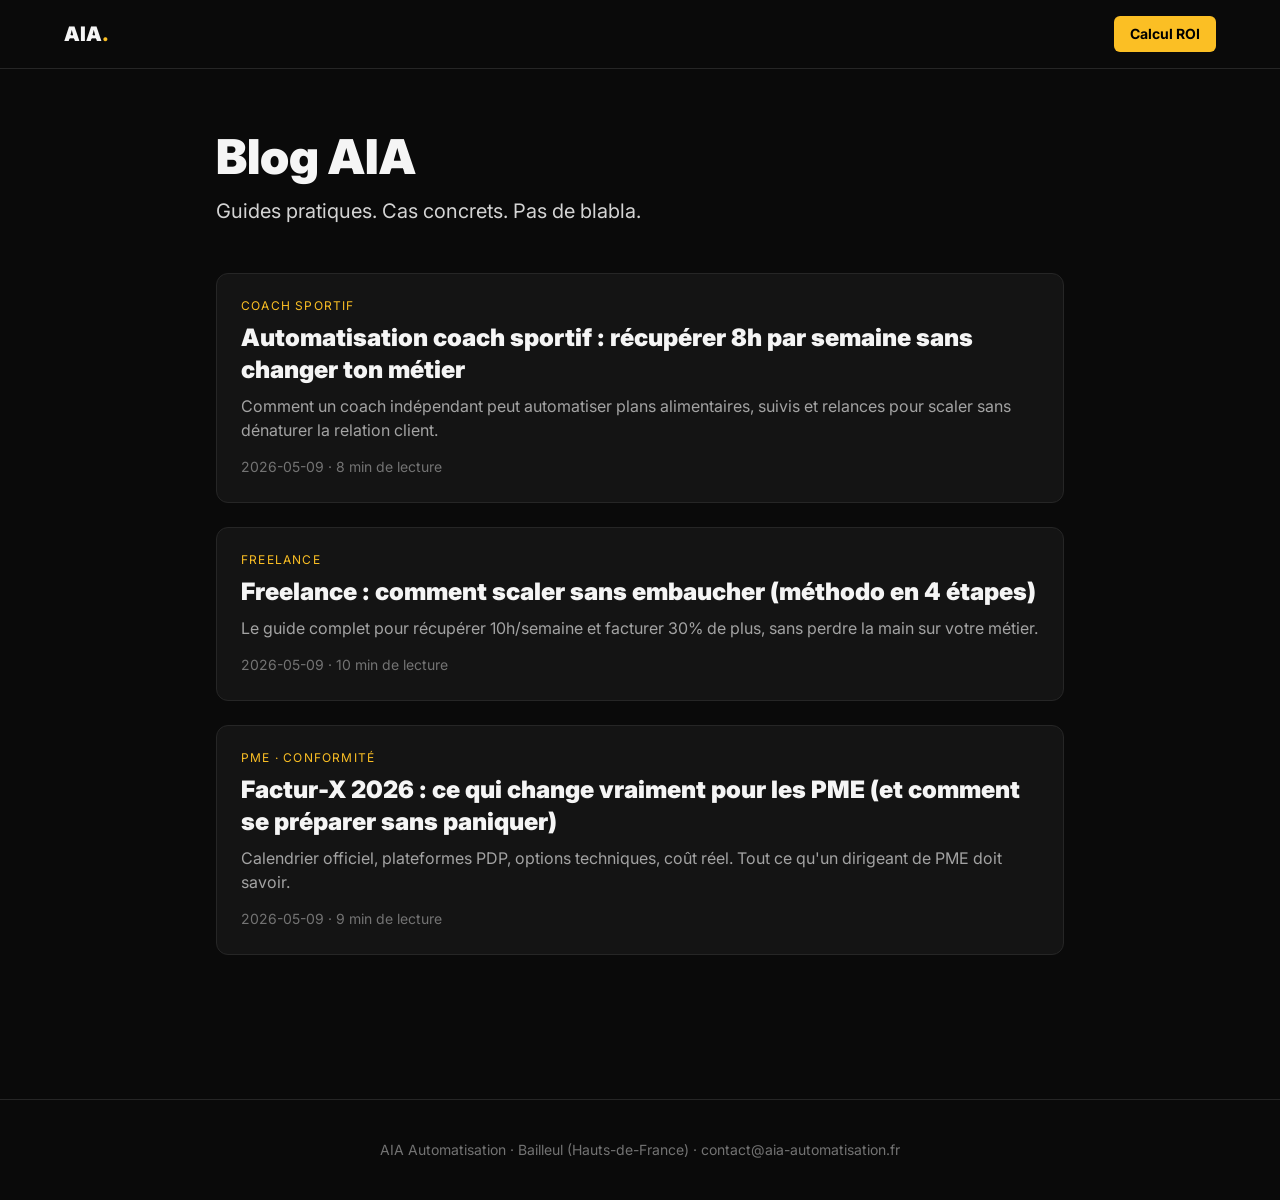
<file: blog/index.html>
<!DOCTYPE html>
<html lang="fr">
<head>
  <meta charset="UTF-8">
  <meta name="viewport" content="width=device-width, initial-scale=1.0">
  <title>Blog AIA Automatisation — Guides automatisation IA pour solo & PME</title>
  <meta name="description" content="Guides pratiques sur l'automatisation IA pour coachs, freelances, agences et PME. ROI chiffré, cas concrets, méthodologie AIA.">
  <meta name="robots" content="index, follow">
  <link rel="canonical" href="https://aia-automatisation.fr/blog/">

  <link rel="icon" type="image/png" sizes="32x32" href="../favicon-32x32.png">
  <script defer src="https://analytics.aia-automatisation.fr/script.js" data-website-id="88cbfc09-24f7-49f7-be45-c73be8b7c011"></script>
  <link rel="stylesheet" href="../tailwind.min.css">
  <link href="https://fonts.googleapis.com/css2?family=Inter:wght@300;400;600;800;900&family=JetBrains+Mono:wght@400;700&display=swap" rel="stylesheet">

  <style>
    body { font-family: 'Inter', sans-serif; background: #0a0a0a; color: #f5f5f5; }
    .accent { color: #fbbf24; }
    .accent-bg { background: #fbbf24; color: #000; }
    .card { background: #141414; border: 1px solid #262626; border-radius: 12px; transition: all 0.2s; }
    .card:hover { border-color: #fbbf24; }
  </style>
</head>
<body>
  <header class="border-b border-neutral-800 px-6 py-4">
    <div class="max-w-6xl mx-auto flex justify-between items-center">
      <a href="/" class="font-black text-xl">AIA<span class="accent">.</span></a>
      <a href="/#simulation" class="accent-bg px-4 py-2 rounded-md font-bold text-sm">Calcul ROI</a>
    </div>
  </header>

  <section class="max-w-4xl mx-auto px-6 py-16">
    <h1 class="text-4xl md:text-5xl font-black mb-4">Blog AIA</h1>
    <p class="text-xl text-neutral-300 mb-12">Guides pratiques. Cas concrets. Pas de blabla.</p>

    <div class="space-y-6">
      <a href="/blog/automatisation-coach-sportif-recuperer-8h-par-semaine.html" class="card p-6 block">
        <div class="text-xs uppercase tracking-widest accent mb-2">Coach sportif</div>
        <h2 class="text-2xl font-black mb-2">Automatisation coach sportif : récupérer 8h par semaine sans changer ton métier</h2>
        <p class="text-neutral-400 mb-3">Comment un coach indépendant peut automatiser plans alimentaires, suivis et relances pour scaler sans dénaturer la relation client.</p>
        <span class="text-sm text-neutral-500">2026-05-09 · 8 min de lecture</span>
      </a>
      <a href="/blog/freelance-scaler-sans-embaucher-automatisation.html" class="card p-6 block">
        <div class="text-xs uppercase tracking-widest accent mb-2">Freelance</div>
        <h2 class="text-2xl font-black mb-2">Freelance : comment scaler sans embaucher (méthodo en 4 étapes)</h2>
        <p class="text-neutral-400 mb-3">Le guide complet pour récupérer 10h/semaine et facturer 30% de plus, sans perdre la main sur votre métier.</p>
        <span class="text-sm text-neutral-500">2026-05-09 · 10 min de lecture</span>
      </a>
      <a href="/blog/factur-x-2026-pme-ce-qui-change.html" class="card p-6 block">
        <div class="text-xs uppercase tracking-widest accent mb-2">PME · Conformité</div>
        <h2 class="text-2xl font-black mb-2">Factur-X 2026 : ce qui change vraiment pour les PME (et comment se préparer sans paniquer)</h2>
        <p class="text-neutral-400 mb-3">Calendrier officiel, plateformes PDP, options techniques, coût réel. Tout ce qu'un dirigeant de PME doit savoir.</p>
        <span class="text-sm text-neutral-500">2026-05-09 · 9 min de lecture</span>
      </a>
    </div>
  </section>

  <footer class="border-t border-neutral-800 mt-20 px-6 py-10 text-center text-sm text-neutral-500">
    <div>AIA Automatisation · Bailleul (Hauts-de-France) · <a href="mailto:contact@aia-automatisation.fr" class="hover:text-white">contact@aia-automatisation.fr</a></div>
  </footer>
</body>
</html>
</file>
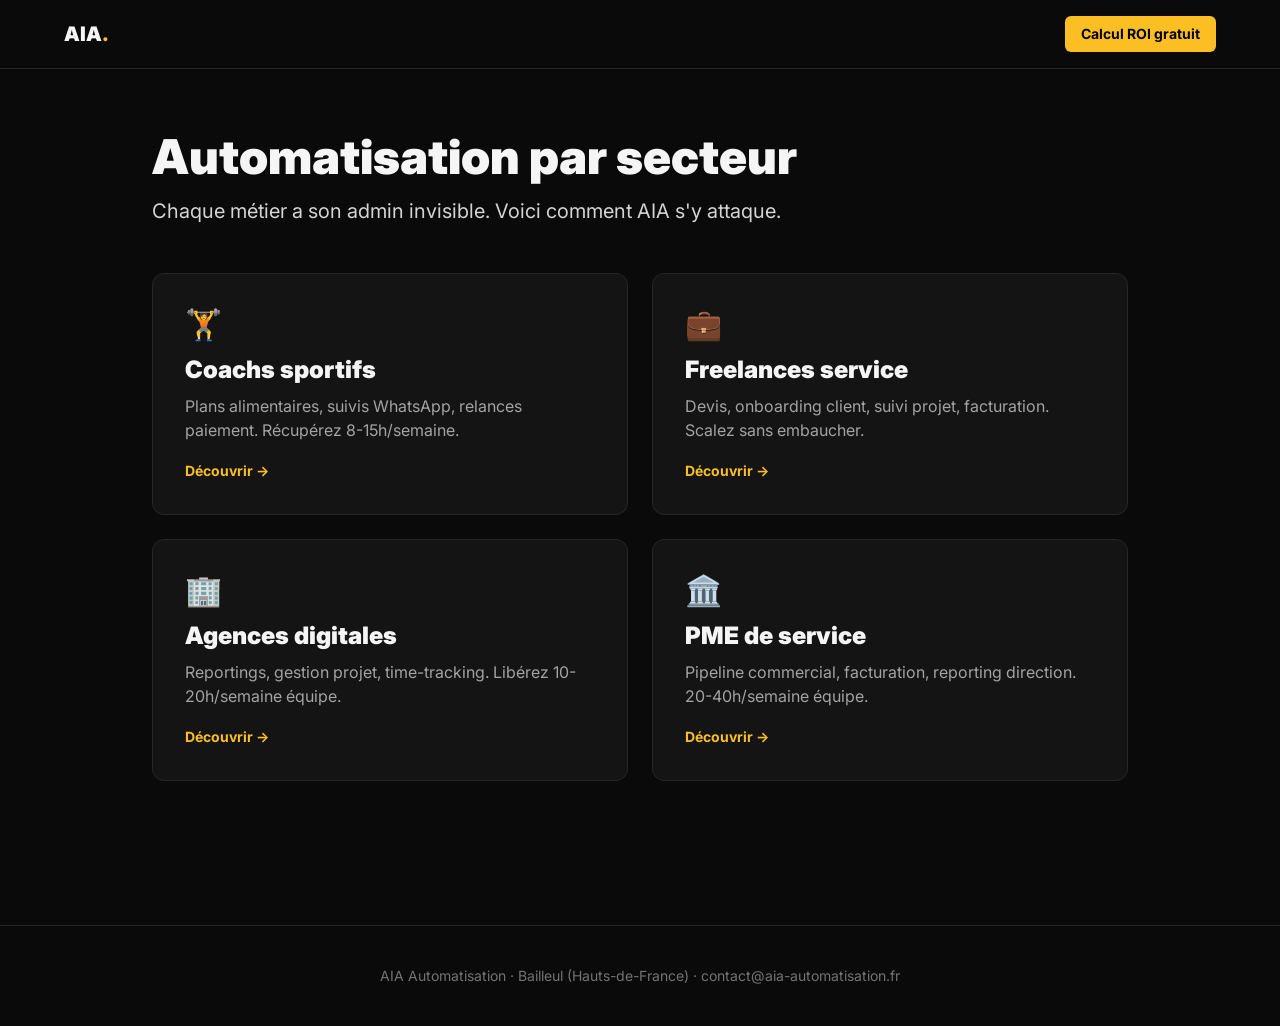
<file: secteurs/index.html>
<!DOCTYPE html>
<html lang="fr">
<head>
  <meta charset="UTF-8">
  <meta name="viewport" content="width=device-width, initial-scale=1.0">
  <title>Automatisation IA par secteur (coachs, freelances, agences, PME) | AIA Automatisation</title>
  <meta name="description" content="Découvrez l'automatisation IA adaptée à votre métier : coachs sportifs, freelances service, agences digitales, PME de service. Cas concrets et ROI chiffré par secteur.">
  <meta name="robots" content="index, follow">
  <link rel="canonical" href="https://aia-automatisation.fr/secteurs/">

  <link rel="icon" type="image/png" sizes="32x32" href="../favicon-32x32.png">
  <script defer src="https://analytics.aia-automatisation.fr/script.js" data-website-id="88cbfc09-24f7-49f7-be45-c73be8b7c011"></script>
  <link rel="stylesheet" href="../tailwind.min.css">
  <link href="https://fonts.googleapis.com/css2?family=Inter:wght@300;400;600;800;900&family=JetBrains+Mono:wght@400;700&display=swap" rel="stylesheet">

  <style>
    body { font-family: 'Inter', sans-serif; background: #0a0a0a; color: #f5f5f5; }
    .accent { color: #fbbf24; }
    .accent-bg { background: #fbbf24; color: #000; }
    .card { background: #141414; border: 1px solid #262626; border-radius: 12px; transition: all 0.2s; }
    .card:hover { border-color: #fbbf24; transform: translateY(-2px); }
  </style>
</head>
<body>
  <header class="border-b border-neutral-800 px-6 py-4">
    <div class="max-w-6xl mx-auto flex justify-between items-center">
      <a href="/" class="font-black text-xl">AIA<span class="accent">.</span></a>
      <a href="/#simulation" class="accent-bg px-4 py-2 rounded-md font-bold text-sm">Calcul ROI gratuit</a>
    </div>
  </header>

  <section class="max-w-5xl mx-auto px-6 py-16">
    <h1 class="text-4xl md:text-5xl font-black mb-4">Automatisation par secteur</h1>
    <p class="text-xl text-neutral-300 mb-12">Chaque métier a son admin invisible. Voici comment AIA s'y attaque.</p>
    <div class="grid md:grid-cols-2 gap-6">
      <a href="/secteurs/coach-sportif.html" class="card p-8 block">
        <div class="text-3xl mb-3">🏋️</div>
        <h2 class="text-2xl font-black mb-2">Coachs sportifs</h2>
        <p class="text-neutral-400 mb-4">Plans alimentaires, suivis WhatsApp, relances paiement. Récupérez 8-15h/semaine.</p>
        <span class="accent text-sm font-bold">Découvrir →</span>
      </a>
      <a href="/secteurs/freelance.html" class="card p-8 block">
        <div class="text-3xl mb-3">💼</div>
        <h2 class="text-2xl font-black mb-2">Freelances service</h2>
        <p class="text-neutral-400 mb-4">Devis, onboarding client, suivi projet, facturation. Scalez sans embaucher.</p>
        <span class="accent text-sm font-bold">Découvrir →</span>
      </a>
      <a href="/secteurs/agence.html" class="card p-8 block">
        <div class="text-3xl mb-3">🏢</div>
        <h2 class="text-2xl font-black mb-2">Agences digitales</h2>
        <p class="text-neutral-400 mb-4">Reportings, gestion projet, time-tracking. Libérez 10-20h/semaine équipe.</p>
        <span class="accent text-sm font-bold">Découvrir →</span>
      </a>
      <a href="/secteurs/pme-service.html" class="card p-8 block">
        <div class="text-3xl mb-3">🏛️</div>
        <h2 class="text-2xl font-black mb-2">PME de service</h2>
        <p class="text-neutral-400 mb-4">Pipeline commercial, facturation, reporting direction. 20-40h/semaine équipe.</p>
        <span class="accent text-sm font-bold">Découvrir →</span>
      </a>
    </div>
  </section>

  <footer class="border-t border-neutral-800 mt-20 px-6 py-10 text-center text-sm text-neutral-500">
    <div>AIA Automatisation · Bailleul (Hauts-de-France) · <a href="mailto:contact@aia-automatisation.fr" class="hover:text-white">contact@aia-automatisation.fr</a></div>
  </footer>
</body>
</html>
</file>
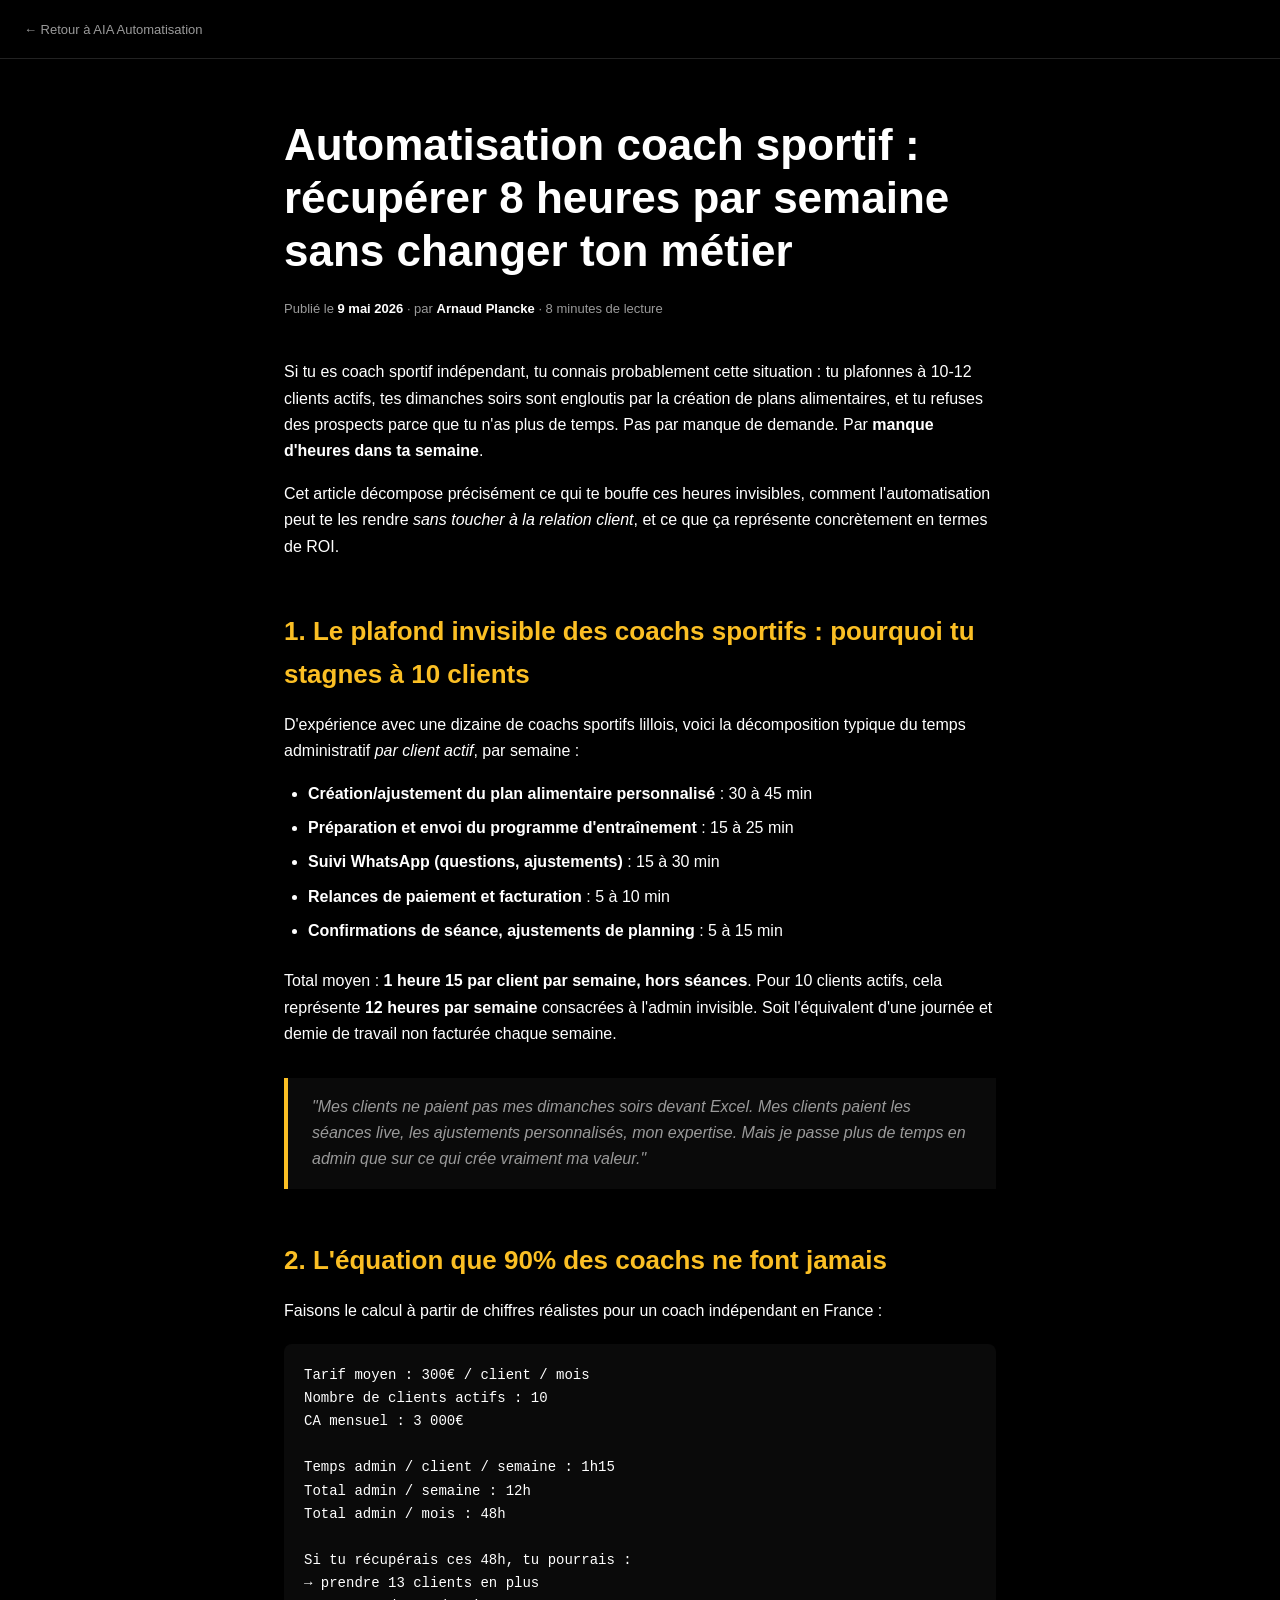
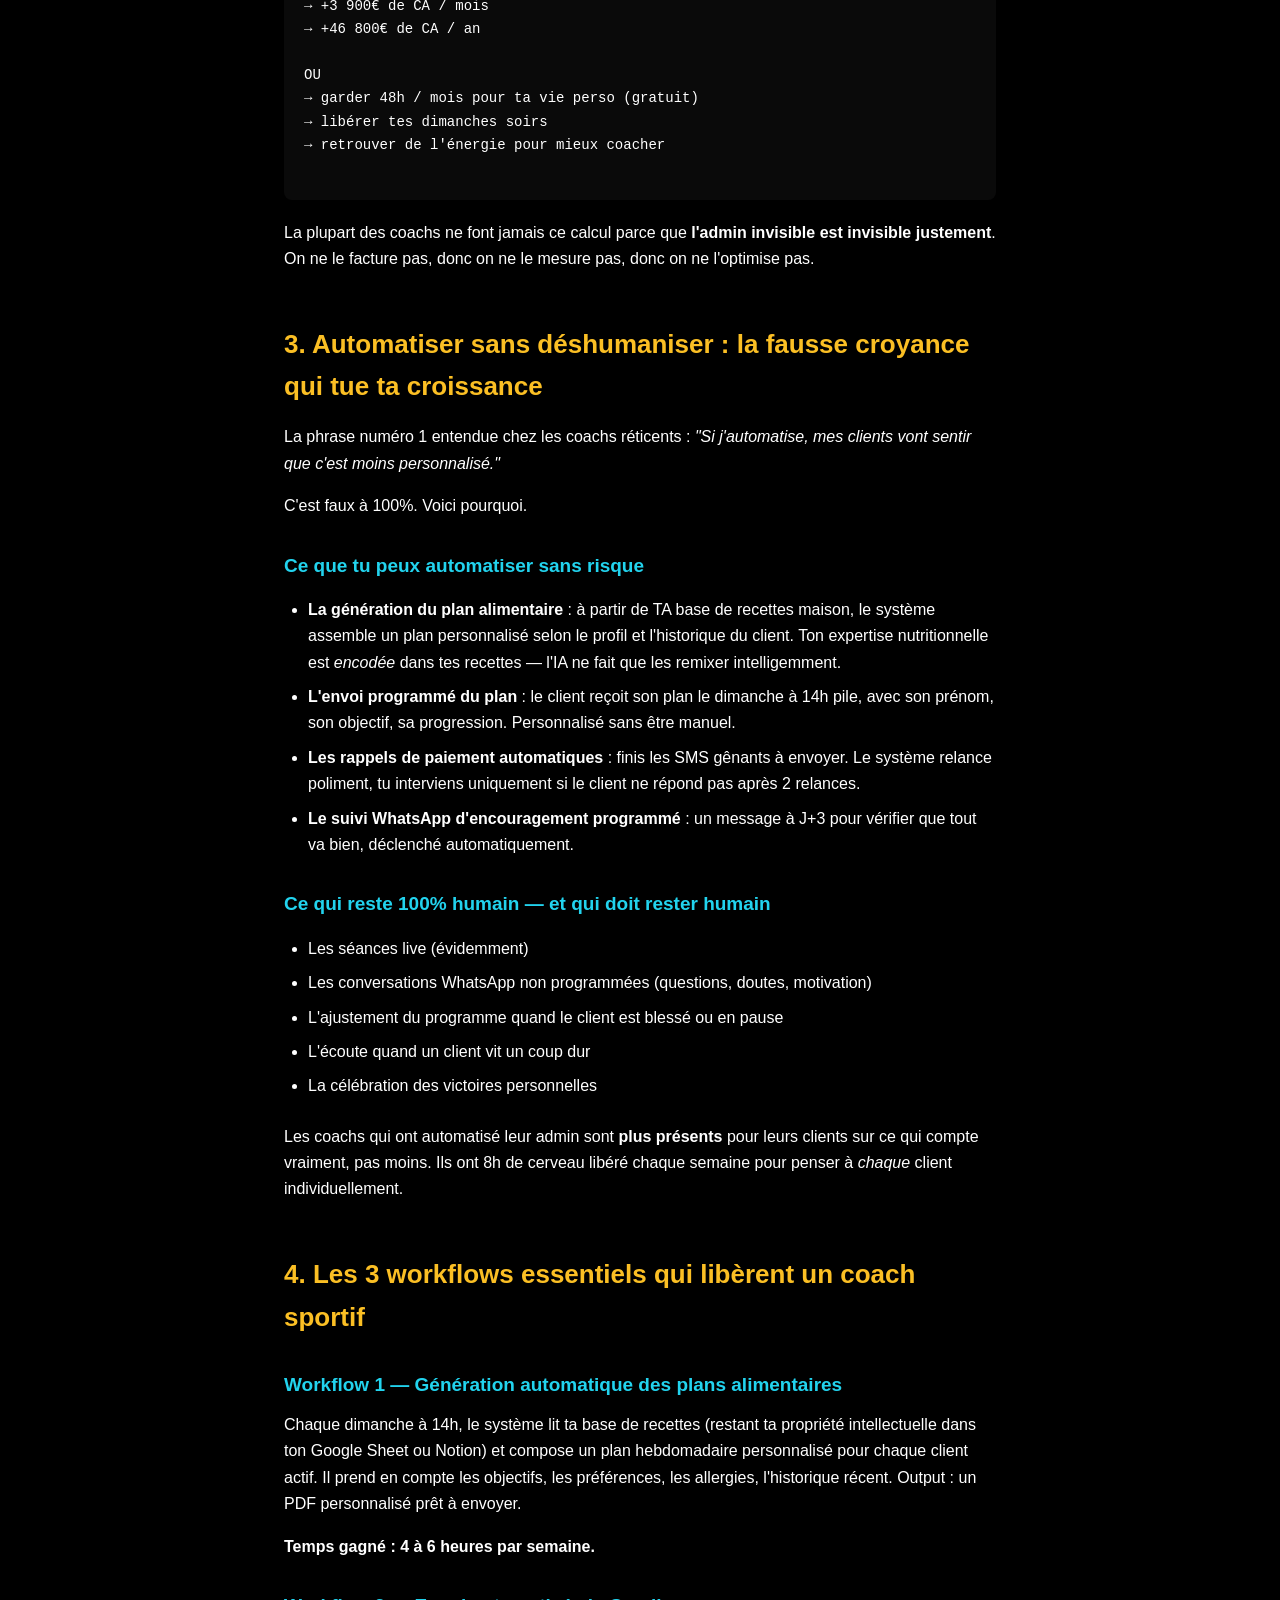
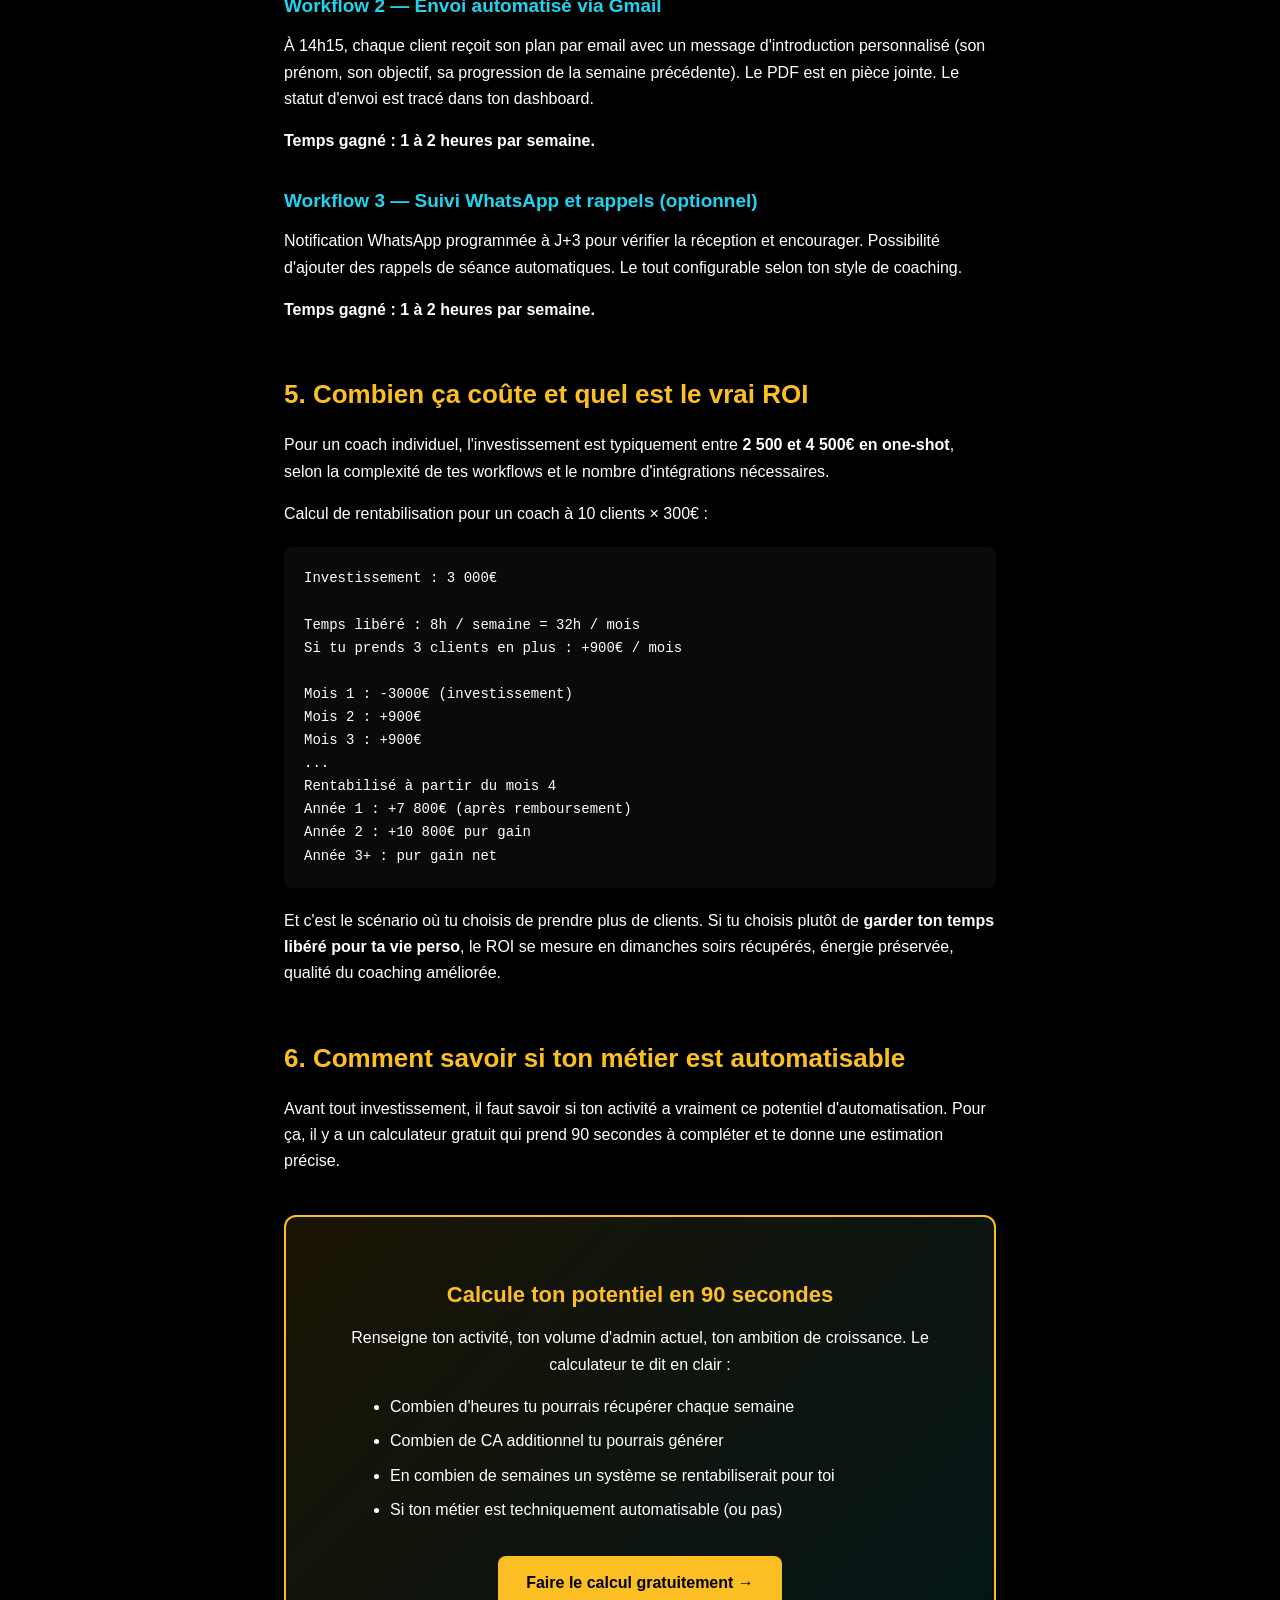
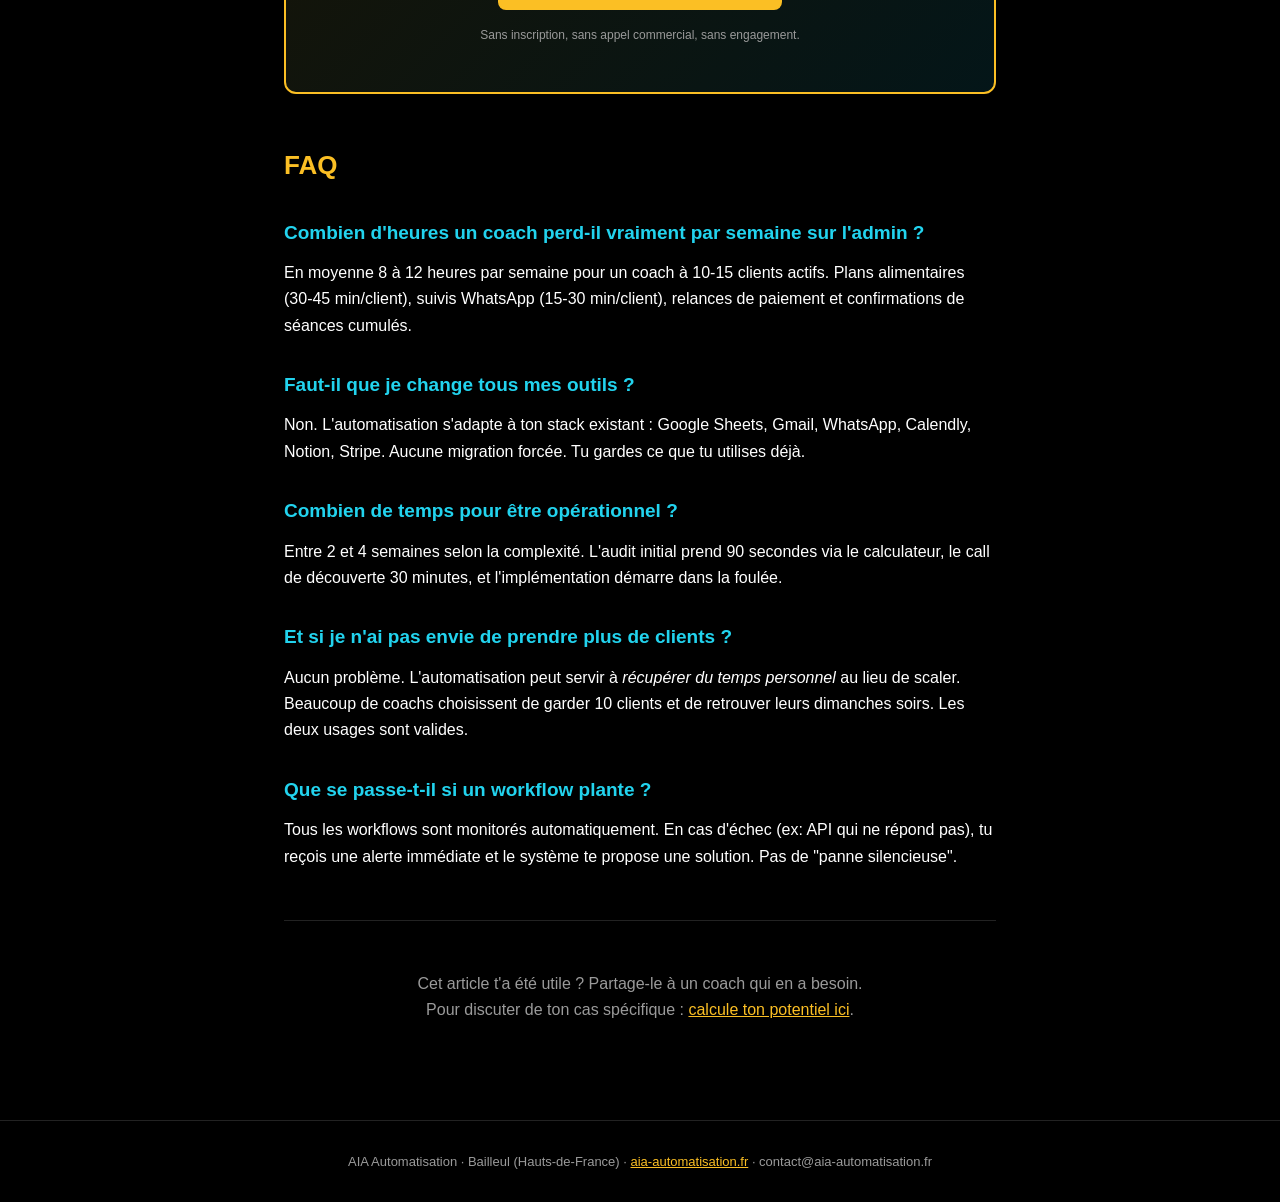
<file: blog/automatisation-coach-sportif-recuperer-8h-par-semaine.html>
<!DOCTYPE html>
<html lang="fr">
<head>
  <meta charset="UTF-8">
  <meta name="viewport" content="width=device-width, initial-scale=1.0">
  <title>Automatisation coach sportif : récupérer 8h par semaine sans changer ton métier | AIA Automatisation</title>
  <meta name="description" content="Comment un coach sportif indépendant peut automatiser son admin invisible (plans alimentaires, suivis, relances) et récupérer 8 à 15 heures par semaine sans toucher à la relation client. Guide complet, exemples concrets, ROI chiffré.">
  <meta name="keywords" content="automatisation coach sportif, coach indépendant automatisation, plan alimentaire automatique, suivi client coach, gain temps coach, scaling coach sportif, plafond clients coach">
  <meta name="author" content="Arnaud Plancke — AIA Automatisation">
  <meta name="robots" content="index, follow, max-snippet:-1, max-image-preview:large">
  <link rel="canonical" href="https://aia-automatisation.fr/blog/automatisation-coach-sportif-recuperer-8h-par-semaine.html">

  <!-- Open Graph -->
  <meta property="og:type" content="article">
  <meta property="og:title" content="Automatisation coach sportif : récupérer 8h par semaine sans changer ton métier">
  <meta property="og:description" content="Guide complet pour les coachs indépendants qui plafonnent à 10 clients à cause de l'admin invisible.">
  <meta property="og:url" content="https://aia-automatisation.fr/blog/automatisation-coach-sportif-recuperer-8h-par-semaine.html">
  <meta property="og:image" content="https://aia-automatisation.fr/og-image.png">

  <!-- Schema.org : Article -->
  <script type="application/ld+json">
  {
    "@context": "https://schema.org",
    "@type": "Article",
    "headline": "Automatisation coach sportif : récupérer 8h par semaine sans changer ton métier",
    "description": "Comment un coach sportif indépendant peut automatiser son admin invisible et récupérer 8 à 15 heures par semaine.",
    "image": "https://aia-automatisation.fr/og-image.png",
    "datePublished": "2026-05-09",
    "dateModified": "2026-05-09",
    "author": {
      "@type": "Person",
      "name": "Arnaud Plancke",
      "url": "https://www.linkedin.com/in/arnaud-plancke-aia/"
    },
    "publisher": {
      "@type": "Organization",
      "name": "AIA Automatisation",
      "logo": {
        "@type": "ImageObject",
        "url": "https://aia-automatisation.fr/aia-logo.png"
      }
    },
    "mainEntityOfPage": {
      "@type": "WebPage",
      "@id": "https://aia-automatisation.fr/blog/automatisation-coach-sportif-recuperer-8h-par-semaine.html"
    },
    "articleSection": "Coach sportif",
    "keywords": "automatisation coach sportif, plan alimentaire automatique, scaling coach"
  }
  </script>

  <!-- FAQ Schema spécifique à l'article -->
  <script type="application/ld+json">
  {
    "@context": "https://schema.org",
    "@type": "FAQPage",
    "mainEntity": [
      {
        "@type": "Question",
        "name": "Combien d'heures un coach sportif perd-il par semaine sur l'admin ?",
        "acceptedAnswer": {
          "@type": "Answer",
          "text": "En moyenne 8 à 12 heures par semaine sur les plans alimentaires personnalisés, les suivis WhatsApp, les relances de paiement et les ajustements de planning. Pour un coach à 10 clients actifs, cela représente 32 à 48 heures par mois non facturées."
        }
      },
      {
        "@type": "Question",
        "name": "Automatiser veut-il dire perdre la relation avec mes clients ?",
        "acceptedAnswer": {
          "@type": "Answer",
          "text": "Non. L'automatisation cible uniquement l'admin invisible (génération de plans, envois programmés, suivis répétitifs). La relation humaine — coaching live, ajustements personnalisés, encouragements — reste 100% manuelle. Le coach est même mieux présent pour ses clients parce qu'il a libéré du temps mental."
        }
      },
      {
        "@type": "Question",
        "name": "Combien coûte automatiser son admin de coach sportif ?",
        "acceptedAnswer": {
          "@type": "Answer",
          "text": "Entre 2500 et 5000€ pour un coach individuel, en one-shot. Le système est rentabilisé en 3 à 8 semaines en prenant 2 à 3 clients supplémentaires avec le temps libéré."
        }
      },
      {
        "@type": "Question",
        "name": "Quels outils sont compatibles avec une automatisation coach ?",
        "acceptedAnswer": {
          "@type": "Answer",
          "text": "Tous les outils standards des coachs sont compatibles : Google Sheets, Gmail, WhatsApp Business, Calendly, Cal.com, Notion, Airtable, Stripe, et la plupart des CRM. Pas besoin de changer ton stack actuel."
        }
      }
    ]
  }
  </script>

  <style>
    :root {
      --bg: #000;
      --bg2: #0a0a0a;
      --text: #fff;
      --text-muted: #9a9a9a;
      --gold: #fbbf24;
      --cyan: #22d3ee;
    }
    * { box-sizing: border-box; margin: 0; padding: 0; }
    body {
      font-family: 'Inter', -apple-system, sans-serif;
      background: var(--bg);
      color: var(--text);
      line-height: 1.65;
    }
    .container { max-width: 760px; margin: 0 auto; padding: 60px 24px 80px; }
    nav { padding: 16px 24px; border-bottom: 1px solid #222; }
    nav a { color: var(--text-muted); text-decoration: none; font-size: 13px; }
    nav a:hover { color: var(--gold); }
    h1 {
      font-size: clamp(28px, 4vw, 44px);
      line-height: 1.2;
      margin-bottom: 20px;
      font-weight: 800;
    }
    .meta { color: var(--text-muted); font-size: 13px; margin-bottom: 40px; }
    .meta strong { color: var(--text); }
    h2 {
      font-size: 26px;
      margin: 50px 0 16px;
      color: var(--gold);
      font-weight: 700;
    }
    h3 {
      font-size: 19px;
      margin: 30px 0 12px;
      color: var(--cyan);
    }
    p { margin-bottom: 16px; font-size: 16px; }
    ul, ol { margin: 16px 0 24px 24px; }
    li { margin-bottom: 8px; }
    blockquote {
      border-left: 4px solid var(--gold);
      padding: 16px 24px;
      margin: 30px 0;
      background: var(--bg2);
      font-style: italic;
      color: var(--text-muted);
    }
    .cta-box {
      background: linear-gradient(135deg, rgba(251,191,36,0.1), rgba(34,211,238,0.1));
      border: 2px solid var(--gold);
      border-radius: 12px;
      padding: 30px;
      margin: 40px 0;
      text-align: center;
    }
    .cta-box h3 {
      color: var(--gold);
      font-size: 22px;
      margin-bottom: 12px;
    }
    .cta-box .button {
      display: inline-block;
      background: var(--gold);
      color: #000;
      padding: 14px 28px;
      text-decoration: none;
      border-radius: 8px;
      font-weight: 700;
      margin-top: 16px;
      transition: transform 0.2s;
    }
    .cta-box .button:hover { transform: translateY(-2px); }
    .calc {
      background: var(--bg2);
      padding: 20px;
      border-radius: 8px;
      font-family: 'JetBrains Mono', monospace;
      font-size: 14px;
      margin: 20px 0;
      white-space: pre-wrap;
    }
    footer {
      border-top: 1px solid #222;
      padding: 30px 24px;
      text-align: center;
      color: var(--text-muted);
      font-size: 13px;
    }
    footer a { color: var(--gold); }
  </style>
</head>
<body>
  <nav>
    <a href="/">← Retour à AIA Automatisation</a>
  </nav>

  <article class="container">
    <h1>Automatisation coach sportif : récupérer 8 heures par semaine sans changer ton métier</h1>
    <div class="meta">
      Publié le <strong>9 mai 2026</strong> · par <strong>Arnaud Plancke</strong> · 8 minutes de lecture
    </div>

    <p>Si tu es coach sportif indépendant, tu connais probablement cette situation : tu plafonnes à 10-12 clients actifs, tes dimanches soirs sont engloutis par la création de plans alimentaires, et tu refuses des prospects parce que tu n'as plus de temps. Pas par manque de demande. Par <strong>manque d'heures dans ta semaine</strong>.</p>

    <p>Cet article décompose précisément ce qui te bouffe ces heures invisibles, comment l'automatisation peut te les rendre <em>sans toucher à la relation client</em>, et ce que ça représente concrètement en termes de ROI.</p>

    <h2>1. Le plafond invisible des coachs sportifs : pourquoi tu stagnes à 10 clients</h2>

    <p>D'expérience avec une dizaine de coachs sportifs lillois, voici la décomposition typique du temps administratif <em>par client actif</em>, par semaine :</p>

    <ul>
      <li><strong>Création/ajustement du plan alimentaire personnalisé</strong> : 30 à 45 min</li>
      <li><strong>Préparation et envoi du programme d'entraînement</strong> : 15 à 25 min</li>
      <li><strong>Suivi WhatsApp (questions, ajustements)</strong> : 15 à 30 min</li>
      <li><strong>Relances de paiement et facturation</strong> : 5 à 10 min</li>
      <li><strong>Confirmations de séance, ajustements de planning</strong> : 5 à 15 min</li>
    </ul>

    <p>Total moyen : <strong>1 heure 15 par client par semaine, hors séances</strong>. Pour 10 clients actifs, cela représente <strong>12 heures par semaine</strong> consacrées à l'admin invisible. Soit l'équivalent d'une journée et demie de travail non facturée chaque semaine.</p>

    <blockquote>"Mes clients ne paient pas mes dimanches soirs devant Excel. Mes clients paient les séances live, les ajustements personnalisés, mon expertise. Mais je passe plus de temps en admin que sur ce qui crée vraiment ma valeur."</blockquote>

    <h2>2. L'équation que 90% des coachs ne font jamais</h2>

    <p>Faisons le calcul à partir de chiffres réalistes pour un coach indépendant en France :</p>

    <div class="calc">Tarif moyen : 300€ / client / mois
Nombre de clients actifs : 10
CA mensuel : 3 000€

Temps admin / client / semaine : 1h15
Total admin / semaine : 12h
Total admin / mois : 48h

Si tu récupérais ces 48h, tu pourrais :
→ prendre 13 clients en plus
→ +3 900€ de CA / mois
→ +46 800€ de CA / an

OU
→ garder 48h / mois pour ta vie perso (gratuit)
→ libérer tes dimanches soirs
→ retrouver de l'énergie pour mieux coacher
    </div>

    <p>La plupart des coachs ne font jamais ce calcul parce que <strong>l'admin invisible est invisible justement</strong>. On ne le facture pas, donc on ne le mesure pas, donc on ne l'optimise pas.</p>

    <h2>3. Automatiser sans déshumaniser : la fausse croyance qui tue ta croissance</h2>

    <p>La phrase numéro 1 entendue chez les coachs réticents : <em>"Si j'automatise, mes clients vont sentir que c'est moins personnalisé."</em></p>

    <p>C'est faux à 100%. Voici pourquoi.</p>

    <h3>Ce que tu peux automatiser sans risque</h3>

    <ul>
      <li><strong>La génération du plan alimentaire</strong> : à partir de TA base de recettes maison, le système assemble un plan personnalisé selon le profil et l'historique du client. Ton expertise nutritionnelle est <em>encodée</em> dans tes recettes — l'IA ne fait que les remixer intelligemment.</li>
      <li><strong>L'envoi programmé du plan</strong> : le client reçoit son plan le dimanche à 14h pile, avec son prénom, son objectif, sa progression. Personnalisé sans être manuel.</li>
      <li><strong>Les rappels de paiement automatiques</strong> : finis les SMS gênants à envoyer. Le système relance poliment, tu interviens uniquement si le client ne répond pas après 2 relances.</li>
      <li><strong>Le suivi WhatsApp d'encouragement programmé</strong> : un message à J+3 pour vérifier que tout va bien, déclenché automatiquement.</li>
    </ul>

    <h3>Ce qui reste 100% humain — et qui doit rester humain</h3>

    <ul>
      <li>Les séances live (évidemment)</li>
      <li>Les conversations WhatsApp non programmées (questions, doutes, motivation)</li>
      <li>L'ajustement du programme quand le client est blessé ou en pause</li>
      <li>L'écoute quand un client vit un coup dur</li>
      <li>La célébration des victoires personnelles</li>
    </ul>

    <p>Les coachs qui ont automatisé leur admin sont <strong>plus présents</strong> pour leurs clients sur ce qui compte vraiment, pas moins. Ils ont 8h de cerveau libéré chaque semaine pour penser à <em>chaque</em> client individuellement.</p>

    <h2>4. Les 3 workflows essentiels qui libèrent un coach sportif</h2>

    <h3>Workflow 1 — Génération automatique des plans alimentaires</h3>
    <p>Chaque dimanche à 14h, le système lit ta base de recettes (restant ta propriété intellectuelle dans ton Google Sheet ou Notion) et compose un plan hebdomadaire personnalisé pour chaque client actif. Il prend en compte les objectifs, les préférences, les allergies, l'historique récent. Output : un PDF personnalisé prêt à envoyer.</p>
    <p><strong>Temps gagné : 4 à 6 heures par semaine.</strong></p>

    <h3>Workflow 2 — Envoi automatisé via Gmail</h3>
    <p>À 14h15, chaque client reçoit son plan par email avec un message d'introduction personnalisé (son prénom, son objectif, sa progression de la semaine précédente). Le PDF est en pièce jointe. Le statut d'envoi est tracé dans ton dashboard.</p>
    <p><strong>Temps gagné : 1 à 2 heures par semaine.</strong></p>

    <h3>Workflow 3 — Suivi WhatsApp et rappels (optionnel)</h3>
    <p>Notification WhatsApp programmée à J+3 pour vérifier la réception et encourager. Possibilité d'ajouter des rappels de séance automatiques. Le tout configurable selon ton style de coaching.</p>
    <p><strong>Temps gagné : 1 à 2 heures par semaine.</strong></p>

    <h2>5. Combien ça coûte et quel est le vrai ROI</h2>

    <p>Pour un coach individuel, l'investissement est typiquement entre <strong>2 500 et 4 500€ en one-shot</strong>, selon la complexité de tes workflows et le nombre d'intégrations nécessaires.</p>

    <p>Calcul de rentabilisation pour un coach à 10 clients × 300€ :</p>

    <div class="calc">Investissement : 3 000€

Temps libéré : 8h / semaine = 32h / mois
Si tu prends 3 clients en plus : +900€ / mois

Mois 1 : -3000€ (investissement)
Mois 2 : +900€
Mois 3 : +900€
...
Rentabilisé à partir du mois 4
Année 1 : +7 800€ (après remboursement)
Année 2 : +10 800€ pur gain
Année 3+ : pur gain net</div>

    <p>Et c'est le scénario où tu choisis de prendre plus de clients. Si tu choisis plutôt de <strong>garder ton temps libéré pour ta vie perso</strong>, le ROI se mesure en dimanches soirs récupérés, énergie préservée, qualité du coaching améliorée.</p>

    <h2>6. Comment savoir si ton métier est automatisable</h2>

    <p>Avant tout investissement, il faut savoir si ton activité a vraiment ce potentiel d'automatisation. Pour ça, il y a un calculateur gratuit qui prend 90 secondes à compléter et te donne une estimation précise.</p>

    <div class="cta-box">
      <h3>Calcule ton potentiel en 90 secondes</h3>
      <p>Renseigne ton activité, ton volume d'admin actuel, ton ambition de croissance. Le calculateur te dit en clair :</p>
      <ul style="text-align: left; max-width: 500px; margin: 16px auto;">
        <li>Combien d'heures tu pourrais récupérer chaque semaine</li>
        <li>Combien de CA additionnel tu pourrais générer</li>
        <li>En combien de semaines un système se rentabiliserait pour toi</li>
        <li>Si ton métier est techniquement automatisable (ou pas)</li>
      </ul>
      <a href="https://aia-automatisation.fr/?utm_source=blog&utm_medium=organic&utm_campaign=article_coach_8h" class="button">
        Faire le calcul gratuitement →
      </a>
      <p style="margin-top: 16px; font-size: 12px; color: var(--text-muted);">
        Sans inscription, sans appel commercial, sans engagement.
      </p>
    </div>

    <h2>FAQ</h2>

    <h3>Combien d'heures un coach perd-il vraiment par semaine sur l'admin ?</h3>
    <p>En moyenne 8 à 12 heures par semaine pour un coach à 10-15 clients actifs. Plans alimentaires (30-45 min/client), suivis WhatsApp (15-30 min/client), relances de paiement et confirmations de séances cumulés.</p>

    <h3>Faut-il que je change tous mes outils ?</h3>
    <p>Non. L'automatisation s'adapte à ton stack existant : Google Sheets, Gmail, WhatsApp, Calendly, Notion, Stripe. Aucune migration forcée. Tu gardes ce que tu utilises déjà.</p>

    <h3>Combien de temps pour être opérationnel ?</h3>
    <p>Entre 2 et 4 semaines selon la complexité. L'audit initial prend 90 secondes via le calculateur, le call de découverte 30 minutes, et l'implémentation démarre dans la foulée.</p>

    <h3>Et si je n'ai pas envie de prendre plus de clients ?</h3>
    <p>Aucun problème. L'automatisation peut servir à <em>récupérer du temps personnel</em> au lieu de scaler. Beaucoup de coachs choisissent de garder 10 clients et de retrouver leurs dimanches soirs. Les deux usages sont valides.</p>

    <h3>Que se passe-t-il si un workflow plante ?</h3>
    <p>Tous les workflows sont monitorés automatiquement. En cas d'échec (ex: API qui ne répond pas), tu reçois une alerte immédiate et le système te propose une solution. Pas de "panne silencieuse".</p>

    <hr style="margin: 50px 0; border: none; border-top: 1px solid #222;">

    <p style="text-align: center; color: var(--text-muted);">
      Cet article t'a été utile ? Partage-le à un coach qui en a besoin.<br>
      Pour discuter de ton cas spécifique :
      <a href="https://aia-automatisation.fr/?utm_source=blog&utm_medium=organic&utm_campaign=article_coach_8h_footer" style="color: var(--gold);">calcule ton potentiel ici</a>.
    </p>
  </article>

  <footer>
    AIA Automatisation · Bailleul (Hauts-de-France) · <a href="https://aia-automatisation.fr">aia-automatisation.fr</a> · contact@aia-automatisation.fr
  </footer>
</body>
</html>
</file>
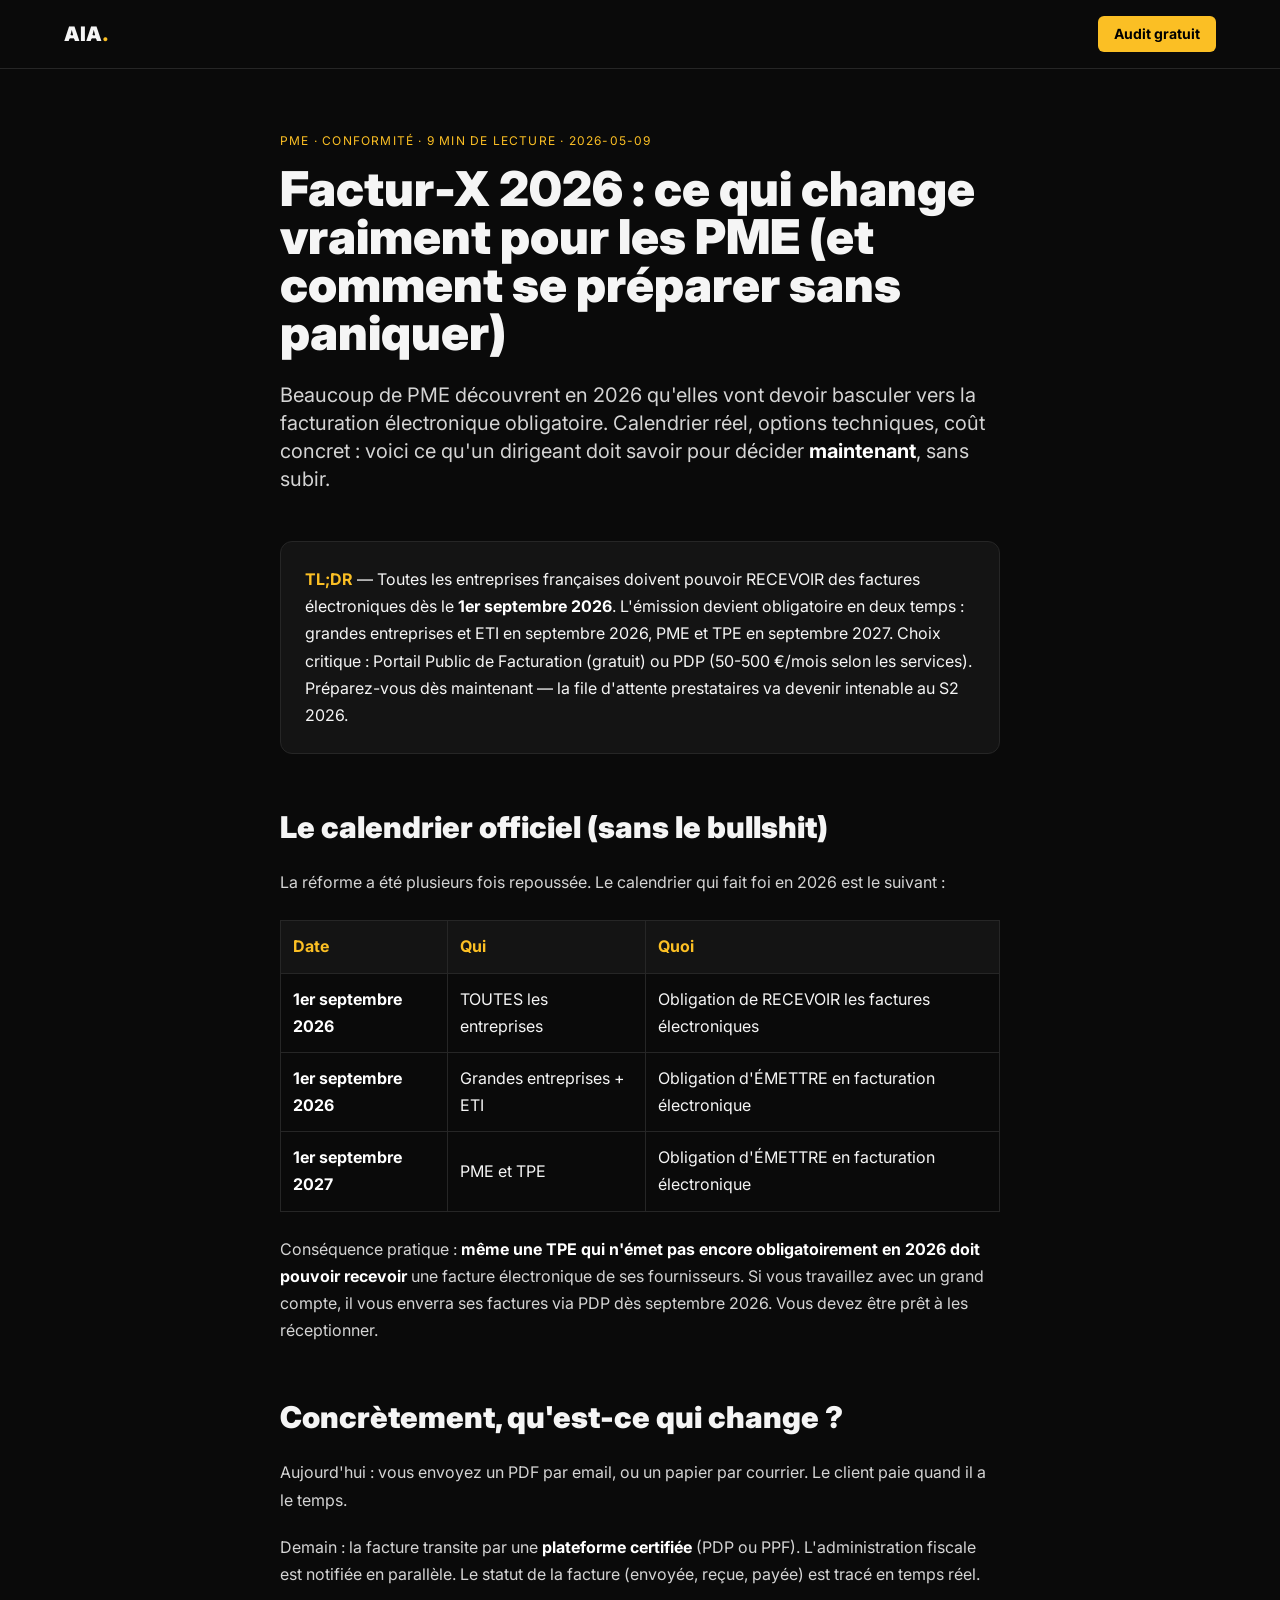
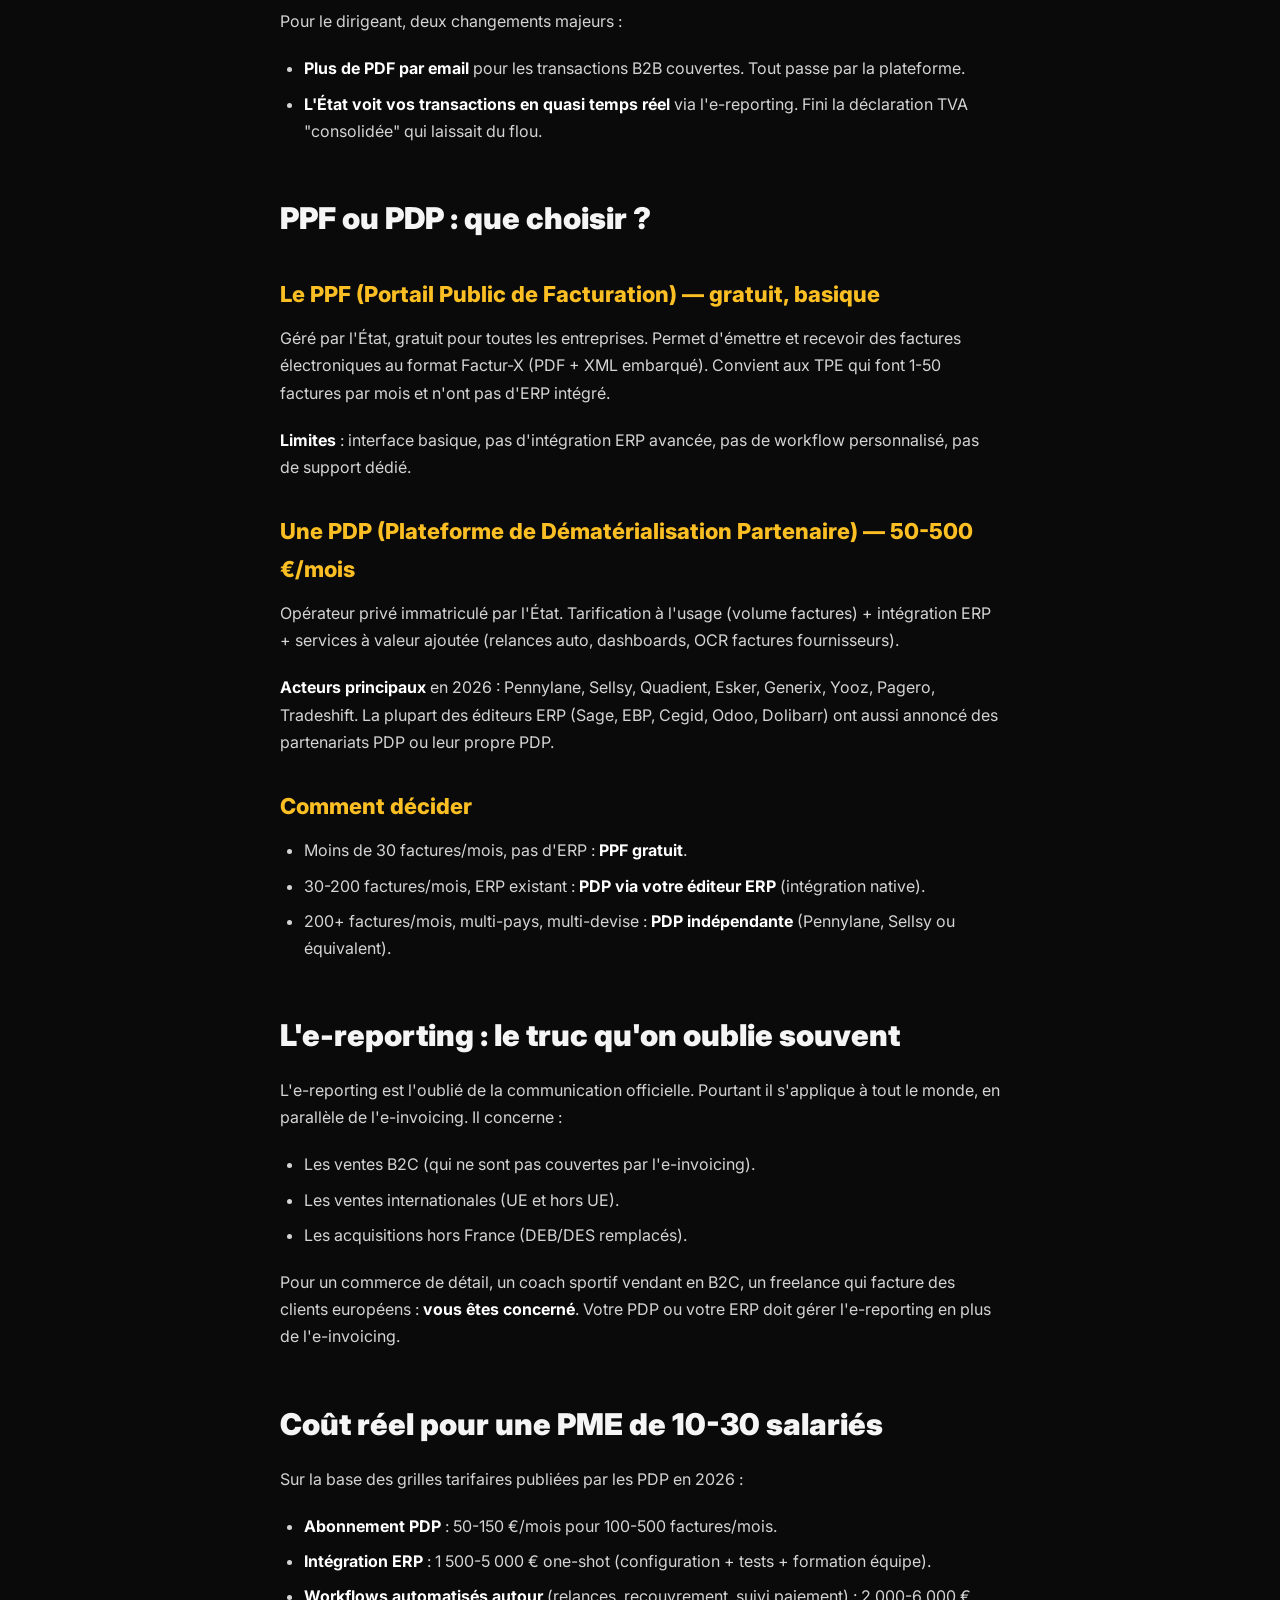
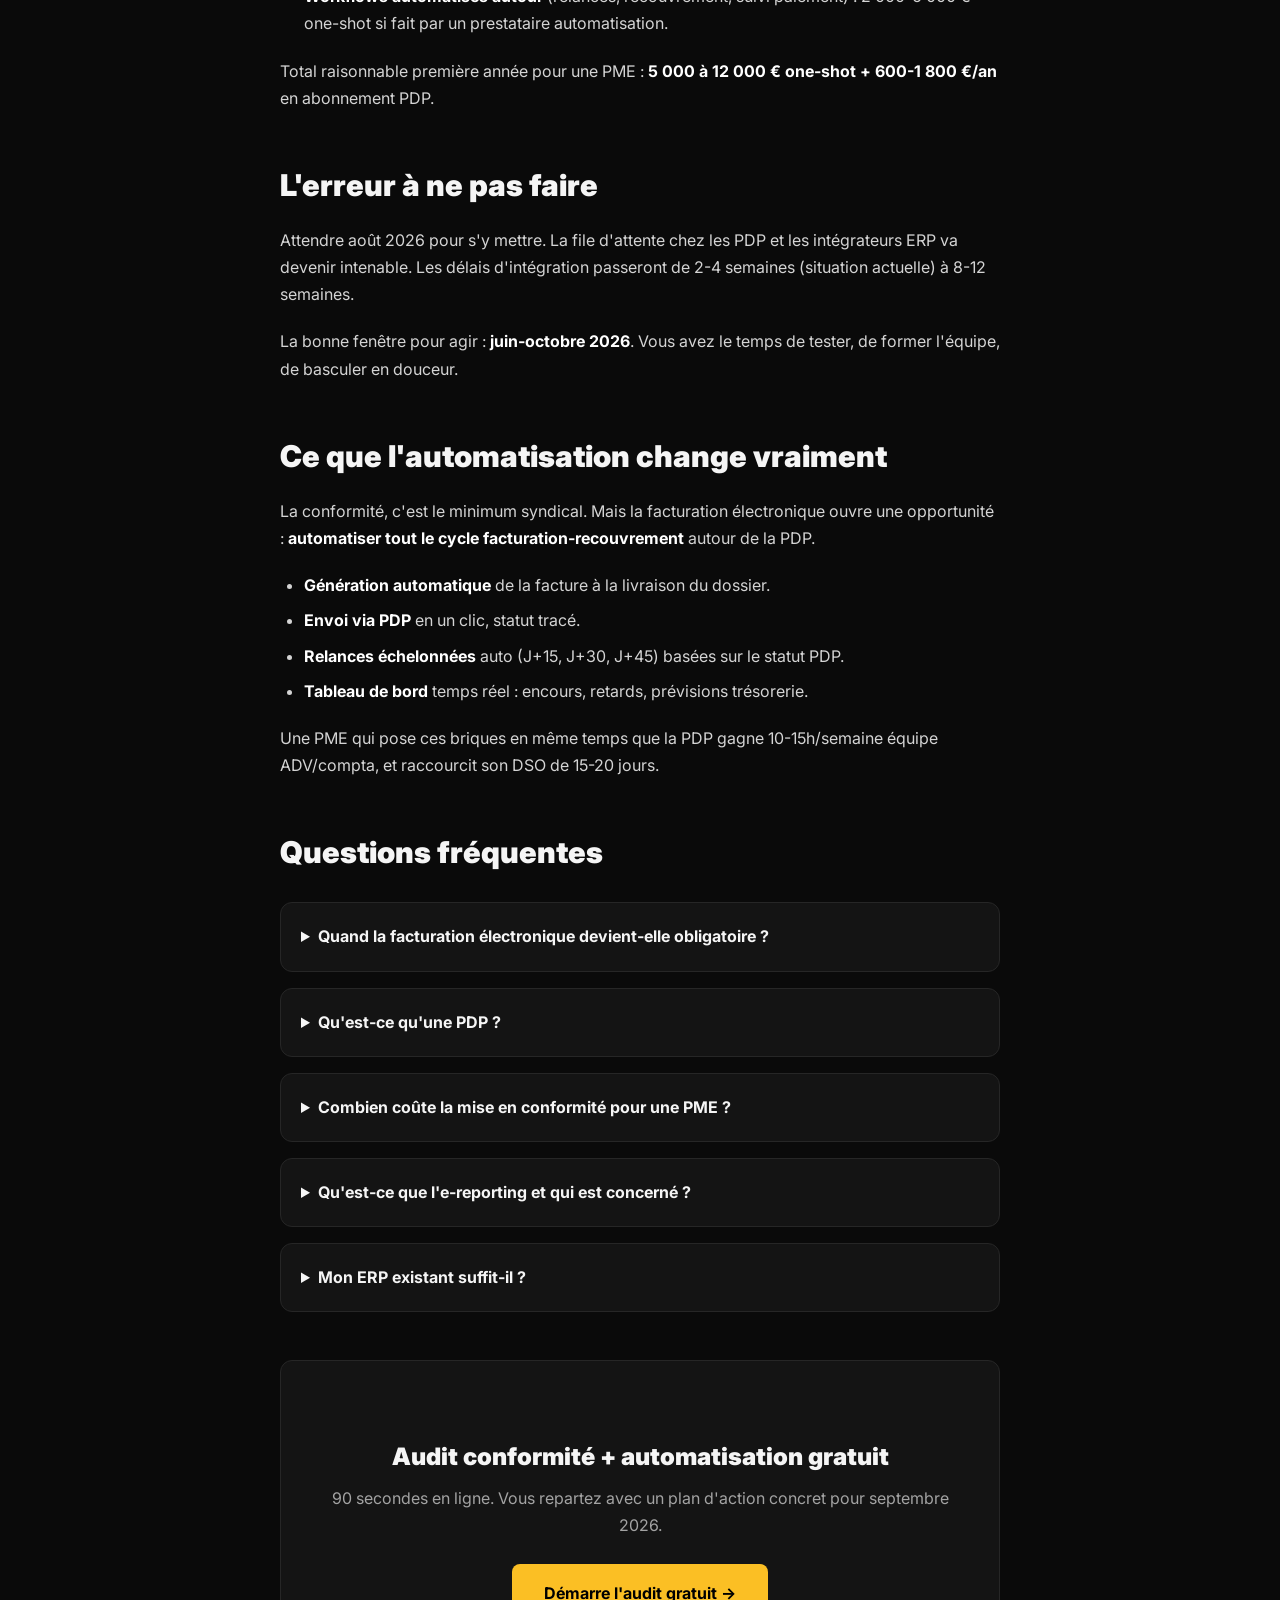
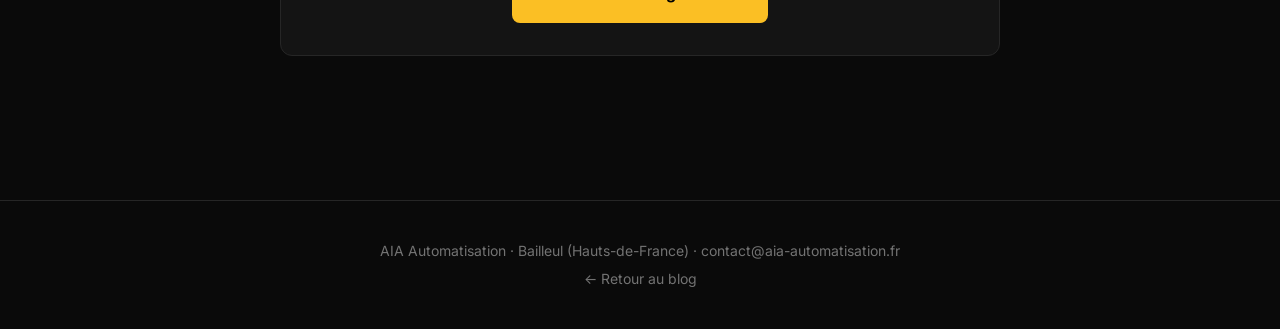
<file: blog/factur-x-2026-pme-ce-qui-change.html>
<!DOCTYPE html>
<html lang="fr">
<head>
  <meta charset="UTF-8">
  <meta name="viewport" content="width=device-width, initial-scale=1.0">
  <title>Factur-X 2026 : ce qui change pour les PME (et comment se préparer) | AIA Automatisation</title>
  <meta name="description" content="Facturation électronique 2026 obligatoire : calendrier officiel, plateformes PDP, options techniques, coût réel. Le guide complet pour dirigeants de PME et freelances.">
  <meta name="keywords" content="factur-x 2026, facturation électronique obligatoire, PDP plateforme dématérialisation, e-invoicing France, e-reporting PME, conformité facturation 2026, dématérialisation factures">
  <meta name="author" content="Arnaud Plancke — AIA Automatisation">
  <meta name="robots" content="index, follow, max-snippet:-1, max-image-preview:large">
  <link rel="canonical" href="https://aia-automatisation.fr/blog/factur-x-2026-pme-ce-qui-change.html">

  <meta property="og:type" content="article">
  <meta property="og:title" content="Factur-X 2026 : ce qui change pour les PME (et comment se préparer)">
  <meta property="og:description" content="Calendrier officiel, plateformes PDP, options techniques, coût réel. Pour dirigeants PME.">
  <meta property="og:url" content="https://aia-automatisation.fr/blog/factur-x-2026-pme-ce-qui-change.html">
  <meta property="og:image" content="https://aia-automatisation.fr/og-image.png">

  <link rel="icon" type="image/png" sizes="32x32" href="../favicon-32x32.png">
  <script defer src="https://analytics.aia-automatisation.fr/script.js" data-website-id="88cbfc09-24f7-49f7-be45-c73be8b7c011"></script>
  <link rel="stylesheet" href="../tailwind.min.css">
  <link href="https://fonts.googleapis.com/css2?family=Inter:wght@300;400;600;800;900&family=JetBrains+Mono:wght@400;700&display=swap" rel="stylesheet">

  <script type="application/ld+json">
  {
    "@context": "https://schema.org",
    "@type": "Article",
    "headline": "Factur-X 2026 : ce qui change vraiment pour les PME (et comment se préparer sans paniquer)",
    "description": "Facturation électronique 2026 : calendrier, PDP, options techniques, coût réel pour les PME et freelances.",
    "image": "https://aia-automatisation.fr/og-image.png",
    "datePublished": "2026-05-09",
    "dateModified": "2026-05-09",
    "author": { "@type": "Person", "name": "Arnaud Plancke", "url": "https://www.linkedin.com/in/arnaud-plancke-aia/" },
    "publisher": {
      "@type": "Organization",
      "name": "AIA Automatisation",
      "logo": { "@type": "ImageObject", "url": "https://aia-automatisation.fr/aia-logo.png" }
    },
    "mainEntityOfPage": { "@type": "WebPage", "@id": "https://aia-automatisation.fr/blog/factur-x-2026-pme-ce-qui-change.html" }
  }
  </script>
  <script type="application/ld+json">
  {
    "@context": "https://schema.org",
    "@type": "FAQPage",
    "mainEntity": [
      { "@type": "Question", "name": "Quand la facturation électronique devient-elle obligatoire ?", "acceptedAnswer": { "@type": "Answer", "text": "Le calendrier officiel s'applique en deux phases : 1er septembre 2026 pour les grandes entreprises et ETI (réception obligatoire pour TOUS), et 1er septembre 2027 pour les PME et TPE (émission obligatoire). Toutes les entreprises doivent pouvoir RECEVOIR des factures électroniques dès septembre 2026." }},
      { "@type": "Question", "name": "Qu'est-ce qu'une PDP (Plateforme de Dématérialisation Partenaire) ?", "acceptedAnswer": { "@type": "Answer", "text": "Une PDP est un opérateur privé immatriculé par l'État qui transmet vos factures électroniques à vos clients et à l'administration fiscale. Vous devez choisir une PDP (ou utiliser le Portail Public de Facturation gratuit), c'est obligatoire pour émettre et recevoir des factures." }},
      { "@type": "Question", "name": "Combien coûte la mise en conformité pour une PME ?", "acceptedAnswer": { "@type": "Answer", "text": "Entre 0 € (PPF gratuit, fonctions basiques) et 200-500 €/mois pour une PDP pleine intégration ERP. La plupart des PME paient 50-150 €/mois selon le volume de factures. Coût d'intégration ERP : 1500-5000 € one-shot selon la complexité." }},
      { "@type": "Question", "name": "Qu'est-ce que l'e-reporting et qui est concerné ?", "acceptedAnswer": { "@type": "Answer", "text": "L'e-reporting est la transmission à l'administration des données de transactions B2C, internationales, et celles non couvertes par la facturation électronique B2B. Toutes les entreprises assujetties à la TVA sont concernées dès leur entrée dans le dispositif e-invoicing." }},
      { "@type": "Question", "name": "Mon ERP existant suffit-il ?", "acceptedAnswer": { "@type": "Answer", "text": "Les ERP majeurs (Sage, EBP, Cegid, Odoo, Dolibarr) ont tous prévu une intégration native ou via partenariat PDP. Vérifiez avec votre éditeur leur roadmap conformité 2026. La plupart proposent des modules à activer." }}
    ]
  }
  </script>

  <style>
    body { font-family: 'Inter', sans-serif; background: #0a0a0a; color: #f5f5f5; line-height: 1.7; }
    .accent { color: #fbbf24; }
    .accent-bg { background: #fbbf24; color: #000; }
    .card { background: #141414; border: 1px solid #262626; border-radius: 12px; }
    article h2 { font-size: 1.875rem; font-weight: 900; margin-top: 3rem; margin-bottom: 1rem; }
    article h3 { font-size: 1.375rem; font-weight: 800; margin-top: 2rem; margin-bottom: 0.75rem; color: #fbbf24; }
    article p { margin-bottom: 1.25rem; color: #d4d4d4; }
    article ul { margin-bottom: 1.25rem; padding-left: 1.5rem; }
    article ul li { margin-bottom: 0.5rem; color: #d4d4d4; list-style: disc; }
    article strong { color: #ffffff; }
    article table { width: 100%; margin: 1.5rem 0; border-collapse: collapse; }
    article th, article td { padding: 0.75rem; border: 1px solid #262626; text-align: left; }
    article th { background: #141414; color: #fbbf24; font-weight: 700; }
  </style>
</head>
<body>
  <header class="border-b border-neutral-800 px-6 py-4">
    <div class="max-w-6xl mx-auto flex justify-between items-center">
      <a href="/" class="font-black text-xl">AIA<span class="accent">.</span></a>
      <a href="/#simulation?utm_source=blog&utm_campaign=article_facturx" class="accent-bg px-4 py-2 rounded-md font-bold text-sm">Audit gratuit</a>
    </div>
  </header>

  <article class="max-w-3xl mx-auto px-6 py-16">
    <div class="text-xs uppercase tracking-widest accent mb-4">PME · Conformité · 9 min de lecture · 2026-05-09</div>
    <h1 class="text-4xl md:text-5xl font-black leading-tight mb-6">Factur-X 2026 : ce qui change vraiment pour les PME (et comment se préparer sans paniquer)</h1>
    <p class="text-xl text-neutral-300 mb-12">Beaucoup de PME découvrent en 2026 qu'elles vont devoir basculer vers la facturation électronique obligatoire. Calendrier réel, options techniques, coût concret : voici ce qu'un dirigeant doit savoir pour décider <strong>maintenant</strong>, sans subir.</p>

    <div class="card p-6 mb-12">
      <strong class="accent">TL;DR</strong> — Toutes les entreprises françaises doivent pouvoir RECEVOIR des factures électroniques dès le <strong>1er septembre 2026</strong>. L'émission devient obligatoire en deux temps : grandes entreprises et ETI en septembre 2026, PME et TPE en septembre 2027. Choix critique : Portail Public de Facturation (gratuit) ou PDP (50-500 €/mois selon les services). Préparez-vous dès maintenant — la file d'attente prestataires va devenir intenable au S2 2026.
    </div>

    <h2>Le calendrier officiel (sans le bullshit)</h2>
    <p>La réforme a été plusieurs fois repoussée. Le calendrier qui fait foi en 2026 est le suivant :</p>
    <table>
      <thead><tr><th>Date</th><th>Qui</th><th>Quoi</th></tr></thead>
      <tbody>
        <tr><td><strong>1er septembre 2026</strong></td><td>TOUTES les entreprises</td><td>Obligation de RECEVOIR les factures électroniques</td></tr>
        <tr><td><strong>1er septembre 2026</strong></td><td>Grandes entreprises + ETI</td><td>Obligation d'ÉMETTRE en facturation électronique</td></tr>
        <tr><td><strong>1er septembre 2027</strong></td><td>PME et TPE</td><td>Obligation d'ÉMETTRE en facturation électronique</td></tr>
      </tbody>
    </table>
    <p>Conséquence pratique : <strong>même une TPE qui n'émet pas encore obligatoirement en 2026 doit pouvoir recevoir</strong> une facture électronique de ses fournisseurs. Si vous travaillez avec un grand compte, il vous enverra ses factures via PDP dès septembre 2026. Vous devez être prêt à les réceptionner.</p>

    <h2>Concrètement, qu'est-ce qui change ?</h2>
    <p>Aujourd'hui : vous envoyez un PDF par email, ou un papier par courrier. Le client paie quand il a le temps.</p>
    <p>Demain : la facture transite par une <strong>plateforme certifiée</strong> (PDP ou PPF). L'administration fiscale est notifiée en parallèle. Le statut de la facture (envoyée, reçue, payée) est tracé en temps réel.</p>
    <p>Pour le dirigeant, deux changements majeurs :</p>
    <ul>
      <li><strong>Plus de PDF par email</strong> pour les transactions B2B couvertes. Tout passe par la plateforme.</li>
      <li><strong>L'État voit vos transactions en quasi temps réel</strong> via l'e-reporting. Fini la déclaration TVA "consolidée" qui laissait du flou.</li>
    </ul>

    <h2>PPF ou PDP : que choisir ?</h2>
    <h3>Le PPF (Portail Public de Facturation) — gratuit, basique</h3>
    <p>Géré par l'État, gratuit pour toutes les entreprises. Permet d'émettre et recevoir des factures électroniques au format Factur-X (PDF + XML embarqué). Convient aux TPE qui font 1-50 factures par mois et n'ont pas d'ERP intégré.</p>
    <p><strong>Limites</strong> : interface basique, pas d'intégration ERP avancée, pas de workflow personnalisé, pas de support dédié.</p>

    <h3>Une PDP (Plateforme de Dématérialisation Partenaire) — 50-500 €/mois</h3>
    <p>Opérateur privé immatriculé par l'État. Tarification à l'usage (volume factures) + intégration ERP + services à valeur ajoutée (relances auto, dashboards, OCR factures fournisseurs).</p>
    <p><strong>Acteurs principaux</strong> en 2026 : Pennylane, Sellsy, Quadient, Esker, Generix, Yooz, Pagero, Tradeshift. La plupart des éditeurs ERP (Sage, EBP, Cegid, Odoo, Dolibarr) ont aussi annoncé des partenariats PDP ou leur propre PDP.</p>

    <h3>Comment décider</h3>
    <ul>
      <li>Moins de 30 factures/mois, pas d'ERP : <strong>PPF gratuit</strong>.</li>
      <li>30-200 factures/mois, ERP existant : <strong>PDP via votre éditeur ERP</strong> (intégration native).</li>
      <li>200+ factures/mois, multi-pays, multi-devise : <strong>PDP indépendante</strong> (Pennylane, Sellsy ou équivalent).</li>
    </ul>

    <h2>L'e-reporting : le truc qu'on oublie souvent</h2>
    <p>L'e-reporting est l'oublié de la communication officielle. Pourtant il s'applique à tout le monde, en parallèle de l'e-invoicing. Il concerne :</p>
    <ul>
      <li>Les ventes B2C (qui ne sont pas couvertes par l'e-invoicing).</li>
      <li>Les ventes internationales (UE et hors UE).</li>
      <li>Les acquisitions hors France (DEB/DES remplacés).</li>
    </ul>
    <p>Pour un commerce de détail, un coach sportif vendant en B2C, un freelance qui facture des clients européens : <strong>vous êtes concerné</strong>. Votre PDP ou votre ERP doit gérer l'e-reporting en plus de l'e-invoicing.</p>

    <h2>Coût réel pour une PME de 10-30 salariés</h2>
    <p>Sur la base des grilles tarifaires publiées par les PDP en 2026 :</p>
    <ul>
      <li><strong>Abonnement PDP</strong> : 50-150 €/mois pour 100-500 factures/mois.</li>
      <li><strong>Intégration ERP</strong> : 1 500-5 000 € one-shot (configuration + tests + formation équipe).</li>
      <li><strong>Workflows automatisés autour</strong> (relances, recouvrement, suivi paiement) : 2 000-6 000 € one-shot si fait par un prestataire automatisation.</li>
    </ul>
    <p>Total raisonnable première année pour une PME : <strong>5 000 à 12 000 € one-shot + 600-1 800 €/an</strong> en abonnement PDP.</p>

    <h2>L'erreur à ne pas faire</h2>
    <p>Attendre août 2026 pour s'y mettre. La file d'attente chez les PDP et les intégrateurs ERP va devenir intenable. Les délais d'intégration passeront de 2-4 semaines (situation actuelle) à 8-12 semaines.</p>
    <p>La bonne fenêtre pour agir : <strong>juin-octobre 2026</strong>. Vous avez le temps de tester, de former l'équipe, de basculer en douceur.</p>

    <h2>Ce que l'automatisation change vraiment</h2>
    <p>La conformité, c'est le minimum syndical. Mais la facturation électronique ouvre une opportunité : <strong>automatiser tout le cycle facturation-recouvrement</strong> autour de la PDP.</p>
    <ul>
      <li><strong>Génération automatique</strong> de la facture à la livraison du dossier.</li>
      <li><strong>Envoi via PDP</strong> en un clic, statut tracé.</li>
      <li><strong>Relances échelonnées</strong> auto (J+15, J+30, J+45) basées sur le statut PDP.</li>
      <li><strong>Tableau de bord</strong> temps réel : encours, retards, prévisions trésorerie.</li>
    </ul>
    <p>Une PME qui pose ces briques en même temps que la PDP gagne 10-15h/semaine équipe ADV/compta, et raccourcit son DSO de 15-20 jours.</p>

    <h2>Questions fréquentes</h2>
    <div class="space-y-4 mt-6">
      <details class="card p-5"><summary class="font-bold cursor-pointer">Quand la facturation électronique devient-elle obligatoire ?</summary><p class="mt-3 text-neutral-400">Réception obligatoire pour TOUTES les entreprises au 1er septembre 2026. Émission : grandes entreprises et ETI en septembre 2026, PME et TPE en septembre 2027.</p></details>
      <details class="card p-5"><summary class="font-bold cursor-pointer">Qu'est-ce qu'une PDP ?</summary><p class="mt-3 text-neutral-400">Une Plateforme de Dématérialisation Partenaire est un opérateur privé immatriculé par l'État qui transmet vos factures électroniques à vos clients et à l'administration fiscale.</p></details>
      <details class="card p-5"><summary class="font-bold cursor-pointer">Combien coûte la mise en conformité pour une PME ?</summary><p class="mt-3 text-neutral-400">Entre 0 € (PPF gratuit) et 200-500 €/mois pour une PDP pleine. La plupart des PME paient 50-150 €/mois. Intégration ERP : 1500-5000 € one-shot.</p></details>
      <details class="card p-5"><summary class="font-bold cursor-pointer">Qu'est-ce que l'e-reporting et qui est concerné ?</summary><p class="mt-3 text-neutral-400">Transmission à l'administration des données de transactions B2C, internationales, et non couvertes par l'e-invoicing B2B. Toutes les entreprises assujetties à la TVA sont concernées.</p></details>
      <details class="card p-5"><summary class="font-bold cursor-pointer">Mon ERP existant suffit-il ?</summary><p class="mt-3 text-neutral-400">Sage, EBP, Cegid, Odoo, Dolibarr ont tous prévu une intégration. Vérifiez avec votre éditeur. La plupart proposent des modules à activer.</p></details>
    </div>

    <div class="card p-8 mt-12 text-center">
      <h2 class="text-2xl font-black mb-3">Audit conformité + automatisation gratuit</h2>
      <p class="text-neutral-400 mb-6">90 secondes en ligne. Vous repartez avec un plan d'action concret pour septembre 2026.</p>
      <a href="/#simulation?utm_source=blog&utm_campaign=article_facturx_cta&pf=A" class="accent-bg px-8 py-4 rounded-lg font-bold inline-block">Démarre l'audit gratuit →</a>
    </div>
  </article>

  <footer class="border-t border-neutral-800 mt-20 px-6 py-10 text-center text-sm text-neutral-500">
    <div>AIA Automatisation · Bailleul (Hauts-de-France) · <a href="mailto:contact@aia-automatisation.fr" class="hover:text-white">contact@aia-automatisation.fr</a></div>
    <div class="mt-2"><a href="/blog/" class="hover:text-white">← Retour au blog</a></div>
  </footer>
</body>
</html>
</file>
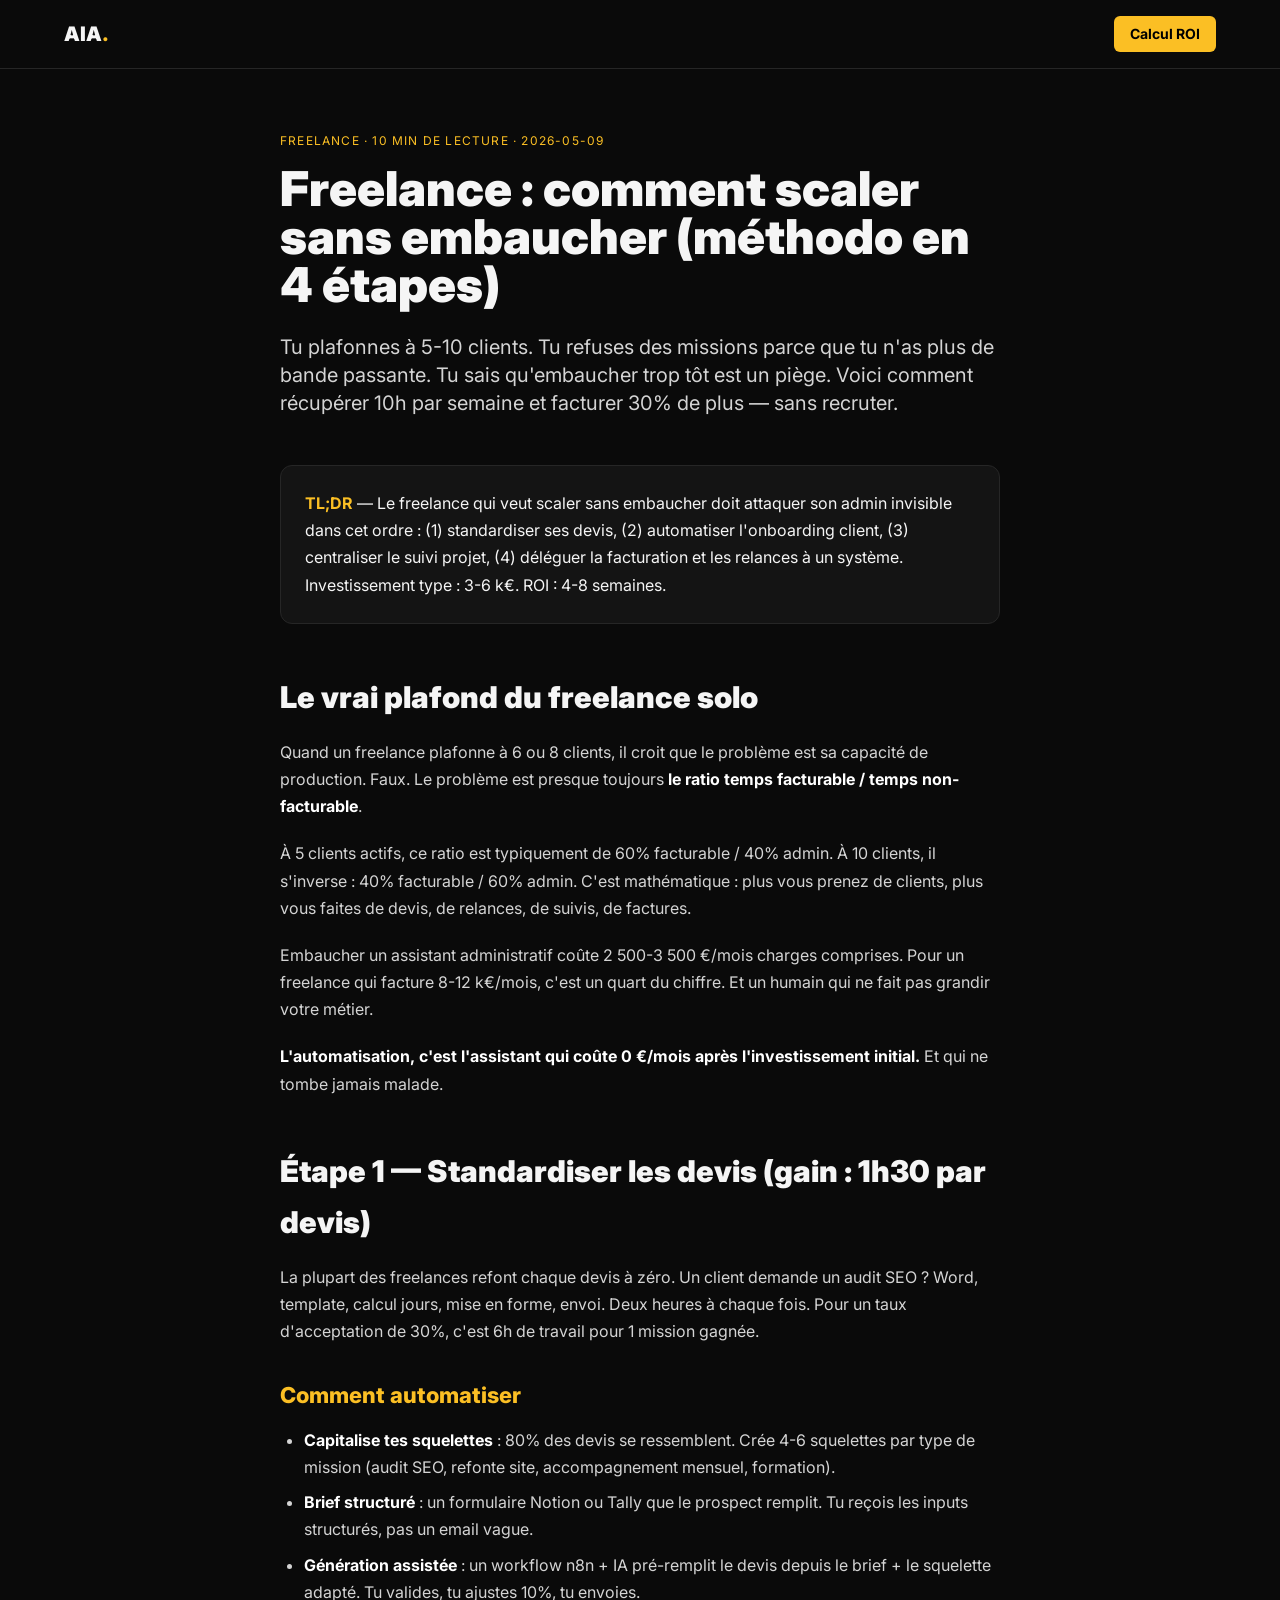
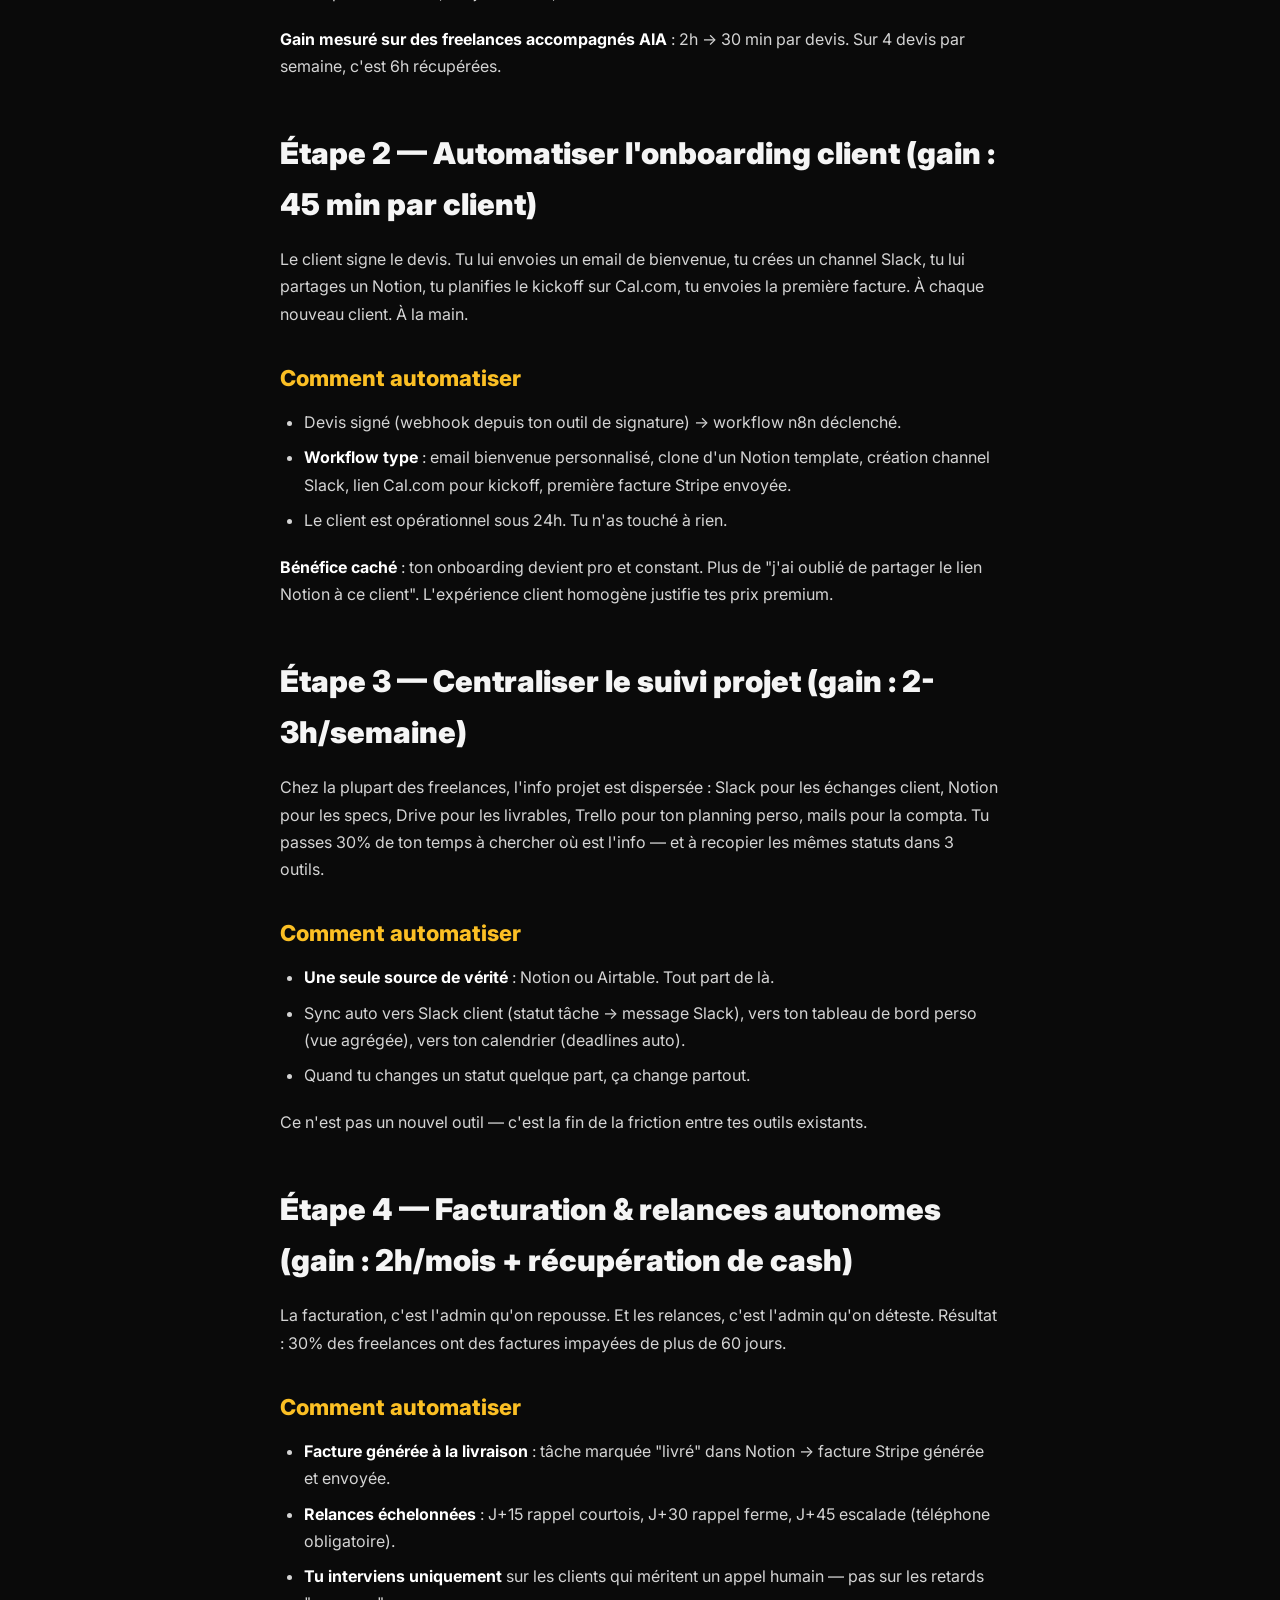
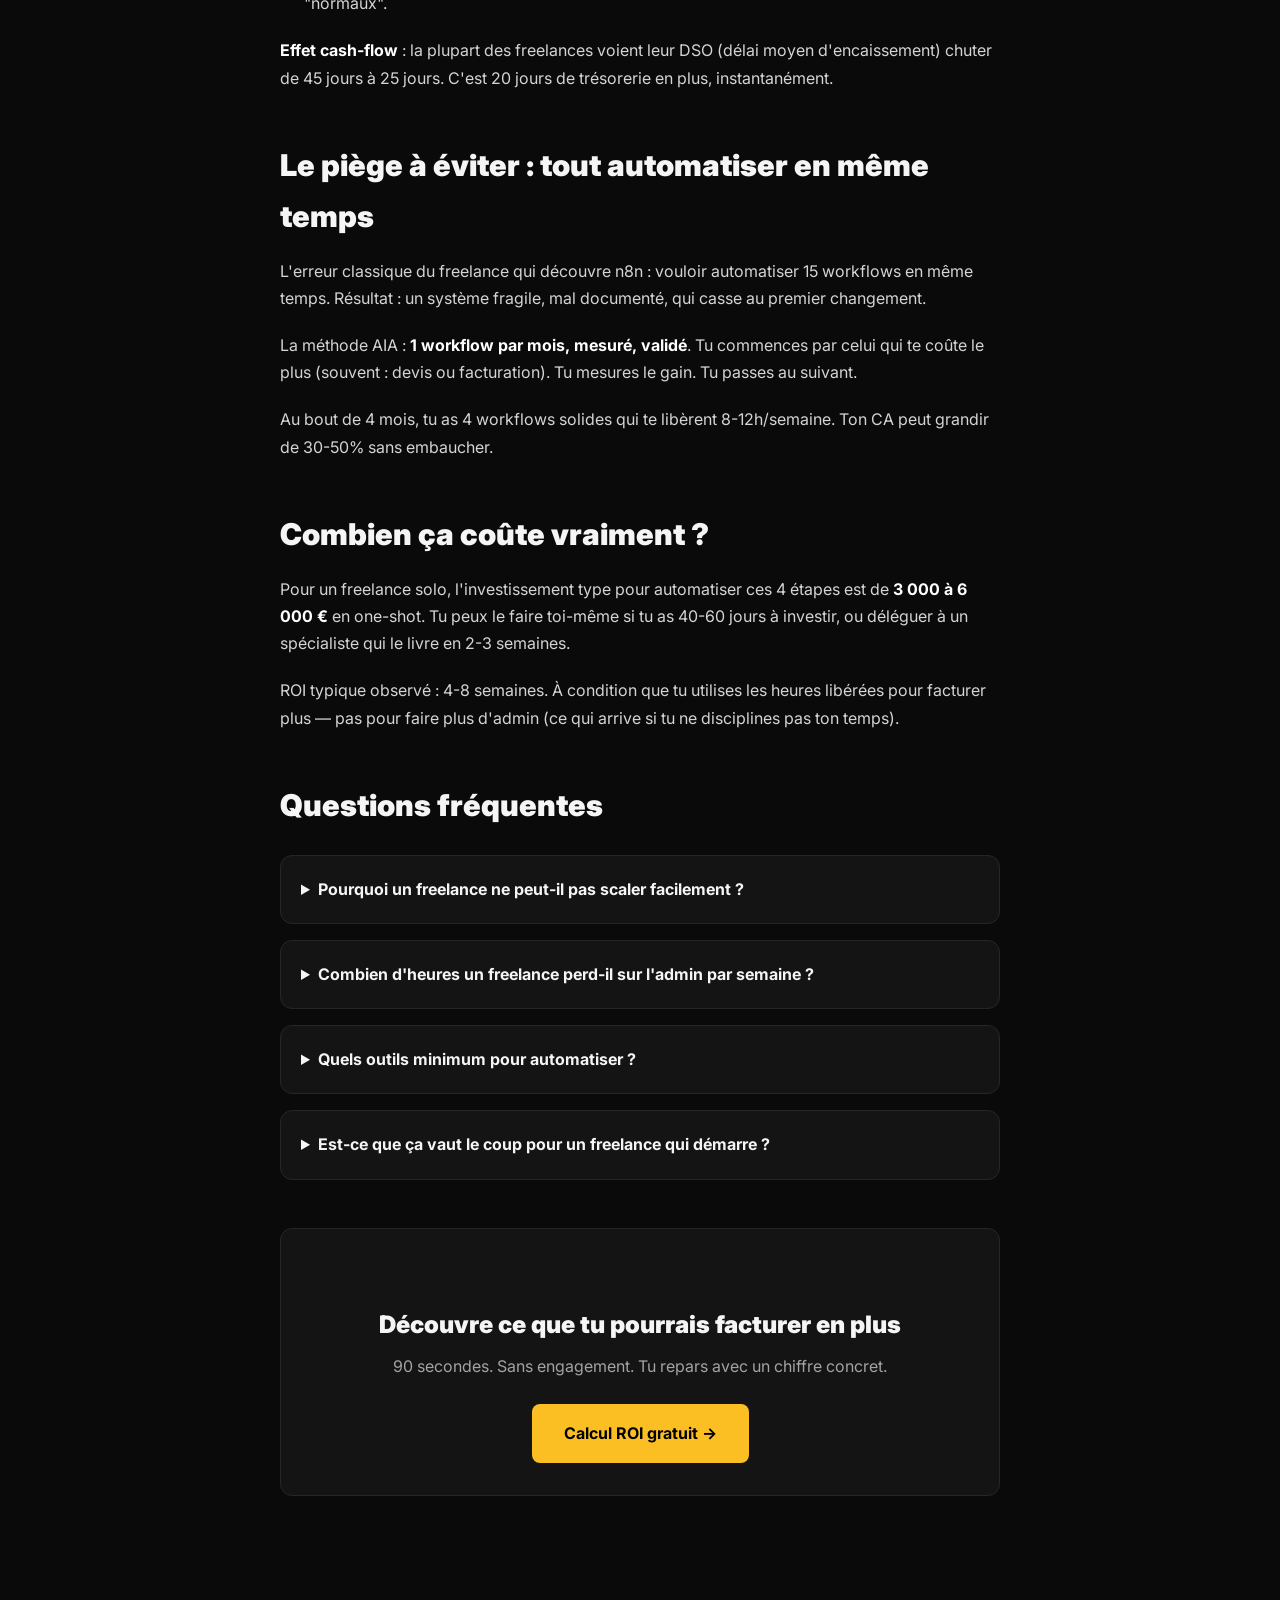
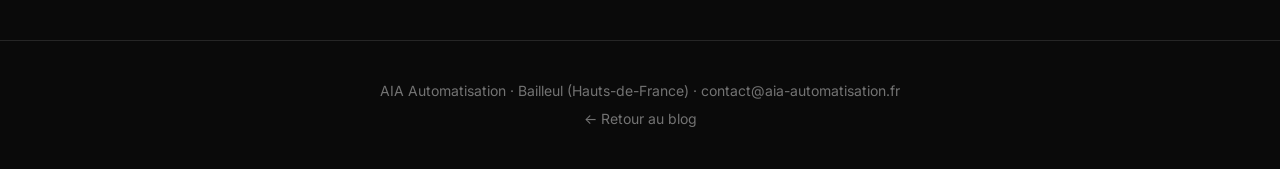
<file: blog/freelance-scaler-sans-embaucher-automatisation.html>
<!DOCTYPE html>
<html lang="fr">
<head>
  <meta charset="UTF-8">
  <meta name="viewport" content="width=device-width, initial-scale=1.0">
  <title>Freelance : comment scaler sans embaucher (méthodo en 4 étapes) | AIA Automatisation</title>
  <meta name="description" content="Le guide complet pour les freelances qui veulent récupérer 10h/semaine et facturer 30% de plus, sans embaucher. Méthodologie AIA en 4 étapes, ROI chiffré, outils.">
  <meta name="keywords" content="freelance scaler sans embaucher, automatisation freelance consulting, scaling solo, freelance débordé, augmenter CA freelance, automatisation devis, gestion projet solo">
  <meta name="author" content="Arnaud Plancke — AIA Automatisation">
  <meta name="robots" content="index, follow, max-snippet:-1, max-image-preview:large">
  <link rel="canonical" href="https://aia-automatisation.fr/blog/freelance-scaler-sans-embaucher-automatisation.html">

  <meta property="og:type" content="article">
  <meta property="og:title" content="Freelance : comment scaler sans embaucher (méthodo en 4 étapes)">
  <meta property="og:description" content="Récupérer 10h/semaine et facturer 30% de plus, sans embaucher.">
  <meta property="og:url" content="https://aia-automatisation.fr/blog/freelance-scaler-sans-embaucher-automatisation.html">
  <meta property="og:image" content="https://aia-automatisation.fr/og-image.png">

  <link rel="icon" type="image/png" sizes="32x32" href="../favicon-32x32.png">
  <script defer src="https://analytics.aia-automatisation.fr/script.js" data-website-id="88cbfc09-24f7-49f7-be45-c73be8b7c011"></script>
  <link rel="stylesheet" href="../tailwind.min.css">
  <link href="https://fonts.googleapis.com/css2?family=Inter:wght@300;400;600;800;900&family=JetBrains+Mono:wght@400;700&display=swap" rel="stylesheet">

  <script type="application/ld+json">
  {
    "@context": "https://schema.org",
    "@type": "Article",
    "headline": "Freelance : comment scaler sans embaucher (méthodo en 4 étapes)",
    "description": "Le guide complet pour les freelances qui veulent récupérer 10h/semaine et facturer 30% de plus, sans embaucher.",
    "image": "https://aia-automatisation.fr/og-image.png",
    "datePublished": "2026-05-09",
    "dateModified": "2026-05-09",
    "author": { "@type": "Person", "name": "Arnaud Plancke", "url": "https://www.linkedin.com/in/arnaud-plancke-aia/" },
    "publisher": {
      "@type": "Organization",
      "name": "AIA Automatisation",
      "logo": { "@type": "ImageObject", "url": "https://aia-automatisation.fr/aia-logo.png" }
    },
    "mainEntityOfPage": { "@type": "WebPage", "@id": "https://aia-automatisation.fr/blog/freelance-scaler-sans-embaucher-automatisation.html" }
  }
  </script>
  <script type="application/ld+json">
  {
    "@context": "https://schema.org",
    "@type": "FAQPage",
    "mainEntity": [
      { "@type": "Question", "name": "Pourquoi un freelance ne peut-il pas scaler facilement ?", "acceptedAnswer": { "@type": "Answer", "text": "Parce que son temps facturable est plafonné par son temps non-facturable. À mesure qu'il prend des clients, l'admin grossit (devis, suivis, factures, relances). Sans automatisation, le seul moyen d'augmenter le revenu est d'augmenter les jours travaillés — ce qui crée le burnout." }},
      { "@type": "Question", "name": "Combien d'heures un freelance perd-il sur l'admin par semaine ?", "acceptedAnswer": { "@type": "Answer", "text": "En moyenne 8 à 12h par semaine pour un freelance avec 5-10 clients actifs : devis (2h/devis), suivi projet (3h/sem), facturation et relances (2h/mois), onboarding (1h/client). Soit 40-50 jours/an non facturables." }},
      { "@type": "Question", "name": "Quels outils minimum pour automatiser ?", "acceptedAnswer": { "@type": "Answer", "text": "Vos outils actuels suffisent. n8n (orchestrateur), Notion ou Airtable (base de connaissance), Stripe (paiement), Calendly ou Cal.com (RDV). Pas de migration forcée." }},
      { "@type": "Question", "name": "Est-ce que ça vaut le coup pour un freelance qui démarre ?", "acceptedAnswer": { "@type": "Answer", "text": "À moins de 3 clients actifs, l'investissement est rarement rentabilisé en moins de 6 mois. Au-delà de 5 clients réguliers, le ROI tombe à 4-8 semaines. Le seuil critique : quand vous commencez à refuser des missions par manque de bande passante." }}
    ]
  }
  </script>

  <style>
    body { font-family: 'Inter', sans-serif; background: #0a0a0a; color: #f5f5f5; line-height: 1.7; }
    .accent { color: #fbbf24; }
    .accent-bg { background: #fbbf24; color: #000; }
    .card { background: #141414; border: 1px solid #262626; border-radius: 12px; }
    article h2 { font-size: 1.875rem; font-weight: 900; margin-top: 3rem; margin-bottom: 1rem; }
    article h3 { font-size: 1.375rem; font-weight: 800; margin-top: 2rem; margin-bottom: 0.75rem; color: #fbbf24; }
    article p { margin-bottom: 1.25rem; color: #d4d4d4; }
    article ul { margin-bottom: 1.25rem; padding-left: 1.5rem; }
    article ul li { margin-bottom: 0.5rem; color: #d4d4d4; list-style: disc; }
    article strong { color: #ffffff; }
  </style>
</head>
<body>
  <header class="border-b border-neutral-800 px-6 py-4">
    <div class="max-w-6xl mx-auto flex justify-between items-center">
      <a href="/" class="font-black text-xl">AIA<span class="accent">.</span></a>
      <a href="/#simulation?utm_source=blog&utm_campaign=article_freelance_scaler" class="accent-bg px-4 py-2 rounded-md font-bold text-sm">Calcul ROI</a>
    </div>
  </header>

  <article class="max-w-3xl mx-auto px-6 py-16">
    <div class="text-xs uppercase tracking-widest accent mb-4">Freelance · 10 min de lecture · 2026-05-09</div>
    <h1 class="text-4xl md:text-5xl font-black leading-tight mb-6">Freelance : comment scaler sans embaucher (méthodo en 4 étapes)</h1>
    <p class="text-xl text-neutral-300 mb-12">Tu plafonnes à 5-10 clients. Tu refuses des missions parce que tu n'as plus de bande passante. Tu sais qu'embaucher trop tôt est un piège. Voici comment récupérer 10h par semaine et facturer 30% de plus — sans recruter.</p>

    <div class="card p-6 mb-12">
      <strong class="accent">TL;DR</strong> — Le freelance qui veut scaler sans embaucher doit attaquer son admin invisible dans cet ordre : (1) standardiser ses devis, (2) automatiser l'onboarding client, (3) centraliser le suivi projet, (4) déléguer la facturation et les relances à un système. Investissement type : 3-6 k€. ROI : 4-8 semaines.
    </div>

    <h2>Le vrai plafond du freelance solo</h2>
    <p>Quand un freelance plafonne à 6 ou 8 clients, il croit que le problème est sa capacité de production. Faux. Le problème est presque toujours <strong>le ratio temps facturable / temps non-facturable</strong>.</p>
    <p>À 5 clients actifs, ce ratio est typiquement de 60% facturable / 40% admin. À 10 clients, il s'inverse : 40% facturable / 60% admin. C'est mathématique : plus vous prenez de clients, plus vous faites de devis, de relances, de suivis, de factures.</p>
    <p>Embaucher un assistant administratif coûte 2 500-3 500 €/mois charges comprises. Pour un freelance qui facture 8-12 k€/mois, c'est un quart du chiffre. Et un humain qui ne fait pas grandir votre métier.</p>
    <p><strong>L'automatisation, c'est l'assistant qui coûte 0 €/mois après l'investissement initial.</strong> Et qui ne tombe jamais malade.</p>

    <h2>Étape 1 — Standardiser les devis (gain : 1h30 par devis)</h2>
    <p>La plupart des freelances refont chaque devis à zéro. Un client demande un audit SEO ? Word, template, calcul jours, mise en forme, envoi. Deux heures à chaque fois. Pour un taux d'acceptation de 30%, c'est 6h de travail pour 1 mission gagnée.</p>
    <h3>Comment automatiser</h3>
    <ul>
      <li><strong>Capitalise tes squelettes</strong> : 80% des devis se ressemblent. Crée 4-6 squelettes par type de mission (audit SEO, refonte site, accompagnement mensuel, formation).</li>
      <li><strong>Brief structuré</strong> : un formulaire Notion ou Tally que le prospect remplit. Tu reçois les inputs structurés, pas un email vague.</li>
      <li><strong>Génération assistée</strong> : un workflow n8n + IA pré-remplit le devis depuis le brief + le squelette adapté. Tu valides, tu ajustes 10%, tu envoies.</li>
    </ul>
    <p><strong>Gain mesuré sur des freelances accompagnés AIA</strong> : 2h → 30 min par devis. Sur 4 devis par semaine, c'est 6h récupérées.</p>

    <h2>Étape 2 — Automatiser l'onboarding client (gain : 45 min par client)</h2>
    <p>Le client signe le devis. Tu lui envoies un email de bienvenue, tu crées un channel Slack, tu lui partages un Notion, tu planifies le kickoff sur Cal.com, tu envoies la première facture. À chaque nouveau client. À la main.</p>
    <h3>Comment automatiser</h3>
    <ul>
      <li>Devis signé (webhook depuis ton outil de signature) → workflow n8n déclenché.</li>
      <li><strong>Workflow type</strong> : email bienvenue personnalisé, clone d'un Notion template, création channel Slack, lien Cal.com pour kickoff, première facture Stripe envoyée.</li>
      <li>Le client est opérationnel sous 24h. Tu n'as touché à rien.</li>
    </ul>
    <p><strong>Bénéfice caché</strong> : ton onboarding devient pro et constant. Plus de "j'ai oublié de partager le lien Notion à ce client". L'expérience client homogène justifie tes prix premium.</p>

    <h2>Étape 3 — Centraliser le suivi projet (gain : 2-3h/semaine)</h2>
    <p>Chez la plupart des freelances, l'info projet est dispersée : Slack pour les échanges client, Notion pour les specs, Drive pour les livrables, Trello pour ton planning perso, mails pour la compta. Tu passes 30% de ton temps à chercher où est l'info — et à recopier les mêmes statuts dans 3 outils.</p>
    <h3>Comment automatiser</h3>
    <ul>
      <li><strong>Une seule source de vérité</strong> : Notion ou Airtable. Tout part de là.</li>
      <li>Sync auto vers Slack client (statut tâche → message Slack), vers ton tableau de bord perso (vue agrégée), vers ton calendrier (deadlines auto).</li>
      <li>Quand tu changes un statut quelque part, ça change partout.</li>
    </ul>
    <p>Ce n'est pas un nouvel outil — c'est la fin de la friction entre tes outils existants.</p>

    <h2>Étape 4 — Facturation & relances autonomes (gain : 2h/mois + récupération de cash)</h2>
    <p>La facturation, c'est l'admin qu'on repousse. Et les relances, c'est l'admin qu'on déteste. Résultat : 30% des freelances ont des factures impayées de plus de 60 jours.</p>
    <h3>Comment automatiser</h3>
    <ul>
      <li><strong>Facture générée à la livraison</strong> : tâche marquée "livré" dans Notion → facture Stripe générée et envoyée.</li>
      <li><strong>Relances échelonnées</strong> : J+15 rappel courtois, J+30 rappel ferme, J+45 escalade (téléphone obligatoire).</li>
      <li><strong>Tu interviens uniquement</strong> sur les clients qui méritent un appel humain — pas sur les retards "normaux".</li>
    </ul>
    <p><strong>Effet cash-flow</strong> : la plupart des freelances voient leur DSO (délai moyen d'encaissement) chuter de 45 jours à 25 jours. C'est 20 jours de trésorerie en plus, instantanément.</p>

    <h2>Le piège à éviter : tout automatiser en même temps</h2>
    <p>L'erreur classique du freelance qui découvre n8n : vouloir automatiser 15 workflows en même temps. Résultat : un système fragile, mal documenté, qui casse au premier changement.</p>
    <p>La méthode AIA : <strong>1 workflow par mois, mesuré, validé</strong>. Tu commences par celui qui te coûte le plus (souvent : devis ou facturation). Tu mesures le gain. Tu passes au suivant.</p>
    <p>Au bout de 4 mois, tu as 4 workflows solides qui te libèrent 8-12h/semaine. Ton CA peut grandir de 30-50% sans embaucher.</p>

    <h2>Combien ça coûte vraiment ?</h2>
    <p>Pour un freelance solo, l'investissement type pour automatiser ces 4 étapes est de <strong>3 000 à 6 000 €</strong> en one-shot. Tu peux le faire toi-même si tu as 40-60 jours à investir, ou déléguer à un spécialiste qui le livre en 2-3 semaines.</p>
    <p>ROI typique observé : 4-8 semaines. À condition que tu utilises les heures libérées pour facturer plus — pas pour faire plus d'admin (ce qui arrive si tu ne disciplines pas ton temps).</p>

    <h2>Questions fréquentes</h2>
    <div class="space-y-4 mt-6">
      <details class="card p-5"><summary class="font-bold cursor-pointer">Pourquoi un freelance ne peut-il pas scaler facilement ?</summary><p class="mt-3 text-neutral-400">Parce que son temps facturable est plafonné par son temps non-facturable. À mesure qu'il prend des clients, l'admin grossit. Sans automatisation, le seul moyen d'augmenter le revenu est d'augmenter les jours travaillés — ce qui crée le burnout.</p></details>
      <details class="card p-5"><summary class="font-bold cursor-pointer">Combien d'heures un freelance perd-il sur l'admin par semaine ?</summary><p class="mt-3 text-neutral-400">8 à 12h en moyenne pour 5-10 clients actifs : devis (2h/devis), suivi projet (3h/sem), facturation (2h/mois), onboarding (1h/client). Soit 40-50 jours/an non facturables.</p></details>
      <details class="card p-5"><summary class="font-bold cursor-pointer">Quels outils minimum pour automatiser ?</summary><p class="mt-3 text-neutral-400">Vos outils actuels suffisent. n8n (orchestrateur), Notion ou Airtable, Stripe, Calendly. Pas de migration forcée.</p></details>
      <details class="card p-5"><summary class="font-bold cursor-pointer">Est-ce que ça vaut le coup pour un freelance qui démarre ?</summary><p class="mt-3 text-neutral-400">À moins de 3 clients actifs, le ROI dépasse 6 mois. Au-delà de 5 clients réguliers, ROI à 4-8 semaines. Seuil critique : quand vous refusez des missions par manque de bande passante.</p></details>
    </div>

    <div class="card p-8 mt-12 text-center">
      <h2 class="text-2xl font-black mb-3">Découvre ce que tu pourrais facturer en plus</h2>
      <p class="text-neutral-400 mb-6">90 secondes. Sans engagement. Tu repars avec un chiffre concret.</p>
      <a href="/#simulation?utm_source=blog&utm_campaign=article_freelance_scaler_cta&pf=A" class="accent-bg px-8 py-4 rounded-lg font-bold inline-block">Calcul ROI gratuit →</a>
    </div>
  </article>

  <footer class="border-t border-neutral-800 mt-20 px-6 py-10 text-center text-sm text-neutral-500">
    <div>AIA Automatisation · Bailleul (Hauts-de-France) · <a href="mailto:contact@aia-automatisation.fr" class="hover:text-white">contact@aia-automatisation.fr</a></div>
    <div class="mt-2"><a href="/blog/" class="hover:text-white">← Retour au blog</a></div>
  </footer>
</body>
</html>
</file>
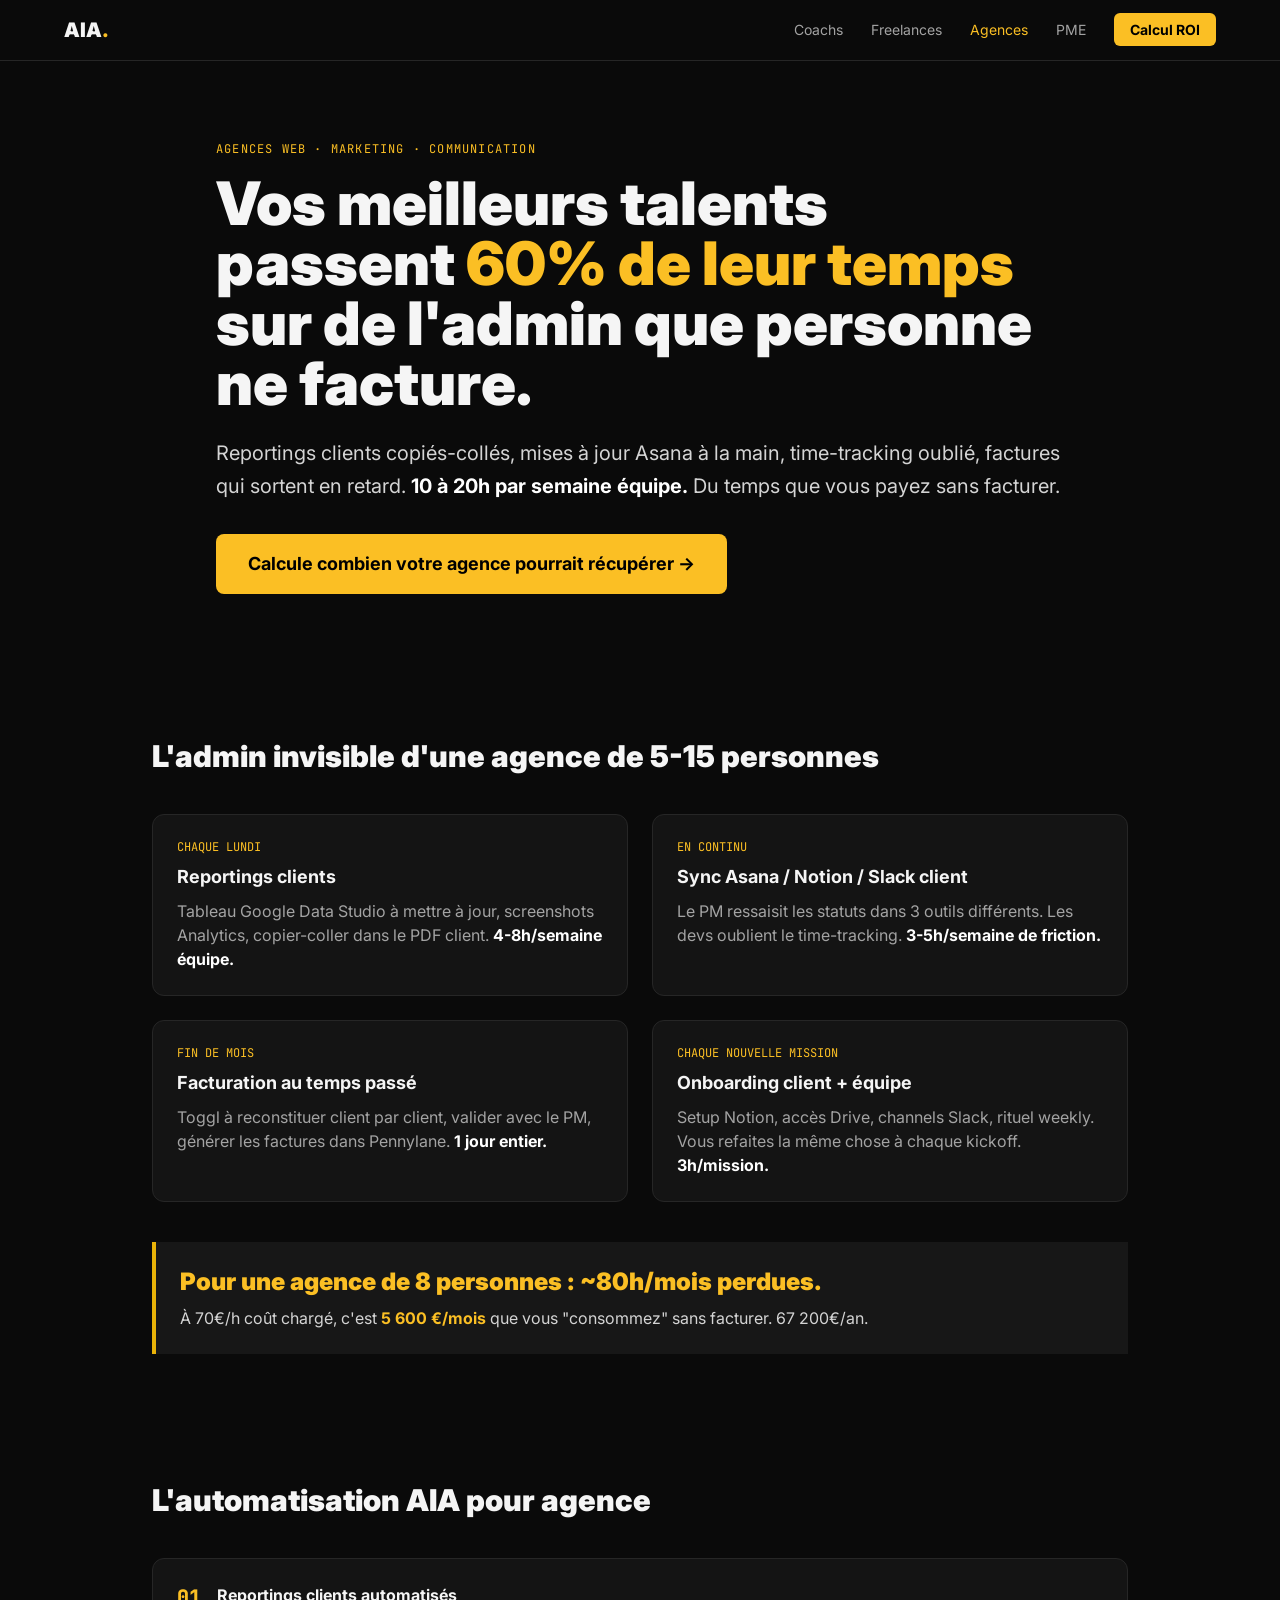
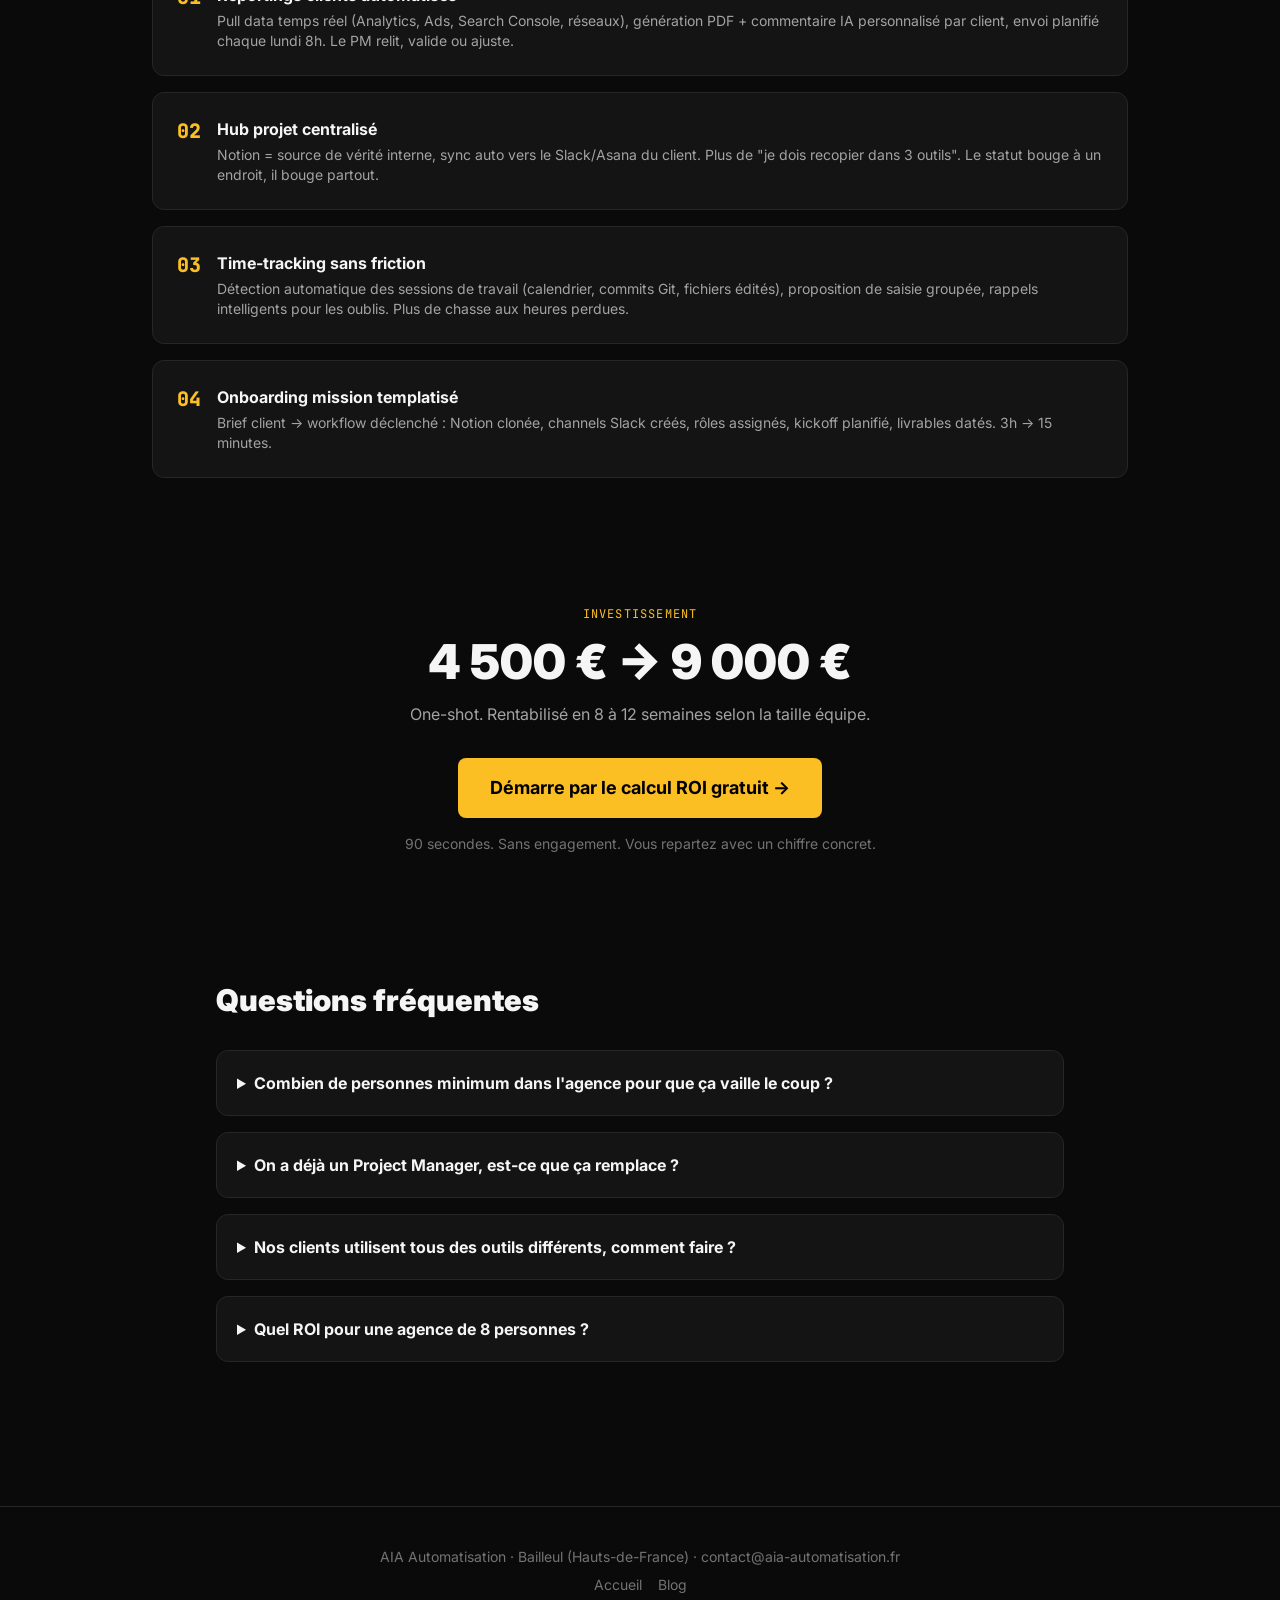
<file: secteurs/agence.html>
<!DOCTYPE html>
<html lang="fr">
<head>
  <meta charset="UTF-8">
  <meta name="viewport" content="width=device-width, initial-scale=1.0">
  <title>Automatisation pour agences (web, marketing, communication) | AIA Automatisation</title>
  <meta name="description" content="Agence web ou marketing débordée par le reporting client, le suivi projet, les relances ? Automatisez l'opérationnel et libérez 10-20h/semaine équipe. Calcul ROI gratuit.">
  <meta name="keywords" content="automatisation agence, agence web outils, automatisation marketing, reporting client agence, gestion projet agence, scaling agence, ops agence">
  <meta name="author" content="AIA Automatisation">
  <meta name="robots" content="index, follow, max-snippet:-1, max-image-preview:large">
  <link rel="canonical" href="https://aia-automatisation.fr/secteurs/agence.html">

  <meta property="og:type" content="website">
  <meta property="og:title" content="Automatisation pour agences web et marketing">
  <meta property="og:description" content="Libérez 10 à 20h/semaine équipe sur le reporting et le suivi projet.">
  <meta property="og:url" content="https://aia-automatisation.fr/secteurs/agence.html">
  <meta property="og:image" content="https://aia-automatisation.fr/og-image.png">

  <link rel="icon" type="image/png" sizes="32x32" href="../favicon-32x32.png">
  <script defer src="https://analytics.aia-automatisation.fr/script.js" data-website-id="88cbfc09-24f7-49f7-be45-c73be8b7c011"></script>
  <link rel="stylesheet" href="../tailwind.min.css">
  <link href="https://fonts.googleapis.com/css2?family=Inter:wght@300;400;600;800;900&family=JetBrains+Mono:wght@400;700&display=swap" rel="stylesheet">

  <script type="application/ld+json">
  {
    "@context": "https://schema.org",
    "@type": "Service",
    "name": "Automatisation IA pour agences",
    "provider": { "@type": "LocalBusiness", "name": "AIA Automatisation", "url": "https://aia-automatisation.fr" },
    "areaServed": { "@type": "Country", "name": "France" },
    "audience": { "@type": "BusinessAudience", "audienceType": "Agences web, marketing, communication (3-15 personnes)" },
    "description": "Automatisation des reportings clients, gestion de projet, time-tracking et facturation pour agences digitales.",
    "serviceType": "Automatisation business"
  }
  </script>
  <script type="application/ld+json">
  {
    "@context": "https://schema.org",
    "@type": "BreadcrumbList",
    "itemListElement": [
      { "@type": "ListItem", "position": 1, "name": "Accueil", "item": "https://aia-automatisation.fr/" },
      { "@type": "ListItem", "position": 2, "name": "Secteurs", "item": "https://aia-automatisation.fr/secteurs/" },
      { "@type": "ListItem", "position": 3, "name": "Agence", "item": "https://aia-automatisation.fr/secteurs/agence.html" }
    ]
  }
  </script>
  <script type="application/ld+json">
  {
    "@context": "https://schema.org",
    "@type": "FAQPage",
    "mainEntity": [
      { "@type": "Question", "name": "Combien de personnes minimum dans l'agence pour que ça vaille le coup ?", "acceptedAnswer": { "@type": "Answer", "text": "Dès 3 personnes l'investissement est rentabilisé en 8 à 12 semaines. Plus l'agence est grande, plus le ROI est rapide (effet multiplicateur du temps libéré par tête)." }},
      { "@type": "Question", "name": "On a déjà un Project Manager, est-ce que ça remplace ?", "acceptedAnswer": { "@type": "Answer", "text": "Non, ça l'augmente. Le PM passe de 60% admin / 40% stratégie à 20% admin / 80% stratégie. Vous gardez l'humain sur ce qu'il fait de mieux." }},
      { "@type": "Question", "name": "Nos clients utilisent tous des outils différents, comment faire ?", "acceptedAnswer": { "@type": "Answer", "text": "C'est exactement le cas d'usage. n8n se connecte à 400+ outils (Slack, Asana, Notion, Trello, Google Workspace, Stripe...). On crée un hub central qui synchronise les données là où vos clients les attendent." }},
      { "@type": "Question", "name": "Quel ROI pour une agence de 8 personnes ?", "acceptedAnswer": { "@type": "Answer", "text": "Typiquement 15-25h/semaine récupérées au global. À 70€/h coût équipe, c'est 1100-1750€/semaine, soit 4500-7000€/mois libérés pour facturer plus de missions." }}
    ]
  }
  </script>

  <style>
    body { font-family: 'Inter', sans-serif; background: #0a0a0a; color: #f5f5f5; }
    .accent { color: #fbbf24; }
    .accent-bg { background: #fbbf24; color: #000; }
    .card { background: #141414; border: 1px solid #262626; border-radius: 12px; }
    .mono { font-family: 'JetBrains Mono', monospace; }
  </style>
</head>
<body>
  <header class="border-b border-neutral-800 px-6 py-4">
    <div class="max-w-6xl mx-auto flex justify-between items-center">
      <a href="/" class="font-black text-xl">AIA<span class="accent">.</span></a>
      <nav class="text-sm space-x-6">
        <a href="/secteurs/coach-sportif.html" class="text-neutral-400 hover:text-white">Coachs</a>
        <a href="/secteurs/freelance.html" class="text-neutral-400 hover:text-white">Freelances</a>
        <a href="/secteurs/agence.html" class="accent">Agences</a>
        <a href="/secteurs/pme-service.html" class="text-neutral-400 hover:text-white">PME</a>
        <a href="/#simulation" class="accent-bg px-4 py-2 rounded-md font-bold">Calcul ROI</a>
      </nav>
    </div>
  </header>

  <section class="max-w-4xl mx-auto px-6 py-20">
    <div class="mono text-xs accent uppercase tracking-widest mb-4">Agences web · Marketing · Communication</div>
    <h1 class="text-5xl md:text-6xl font-black leading-tight mb-6">
      Vos meilleurs talents passent <span class="accent">60% de leur temps</span><br>
      sur de l'admin que personne ne facture.
    </h1>
    <p class="text-xl text-neutral-300 mb-8 leading-relaxed">
      Reportings clients copiés-collés, mises à jour Asana à la main, time-tracking oublié, factures qui sortent en retard. <strong class="text-white">10 à 20h par semaine équipe.</strong> Du temps que vous payez sans facturer.
    </p>
    <a href="/#simulation?utm_source=secteur&utm_campaign=agence&pf=A" class="accent-bg px-8 py-4 rounded-lg font-bold text-lg inline-block">Calcule combien votre agence pourrait récupérer →</a>
  </section>

  <section class="max-w-5xl mx-auto px-6 py-16">
    <h2 class="text-3xl font-black mb-10">L'admin invisible d'une agence de 5-15 personnes</h2>
    <div class="grid md:grid-cols-2 gap-6">
      <div class="card p-6"><div class="mono text-xs accent mb-2">CHAQUE LUNDI</div><div class="font-bold text-lg mb-2">Reportings clients</div><div class="text-neutral-400">Tableau Google Data Studio à mettre à jour, screenshots Analytics, copier-coller dans le PDF client. <strong class="text-white">4-8h/semaine équipe.</strong></div></div>
      <div class="card p-6"><div class="mono text-xs accent mb-2">EN CONTINU</div><div class="font-bold text-lg mb-2">Sync Asana / Notion / Slack client</div><div class="text-neutral-400">Le PM ressaisit les statuts dans 3 outils différents. Les devs oublient le time-tracking. <strong class="text-white">3-5h/semaine de friction.</strong></div></div>
      <div class="card p-6"><div class="mono text-xs accent mb-2">FIN DE MOIS</div><div class="font-bold text-lg mb-2">Facturation au temps passé</div><div class="text-neutral-400">Toggl à reconstituer client par client, valider avec le PM, générer les factures dans Pennylane. <strong class="text-white">1 jour entier.</strong></div></div>
      <div class="card p-6"><div class="mono text-xs accent mb-2">CHAQUE NOUVELLE MISSION</div><div class="font-bold text-lg mb-2">Onboarding client + équipe</div><div class="text-neutral-400">Setup Notion, accès Drive, channels Slack, rituel weekly. Vous refaites la même chose à chaque kickoff. <strong class="text-white">3h/mission.</strong></div></div>
    </div>
    <div class="mt-10 p-6 border-l-4 border-yellow-500 bg-neutral-900">
      <div class="text-2xl font-black accent mb-2">Pour une agence de 8 personnes : ~80h/mois perdues.</div>
      <div class="text-neutral-300">À 70€/h coût chargé, c'est <strong class="accent">5 600 €/mois</strong> que vous "consommez" sans facturer. 67 200€/an.</div>
    </div>
  </section>

  <section class="max-w-5xl mx-auto px-6 py-16">
    <h2 class="text-3xl font-black mb-10">L'automatisation AIA pour agence</h2>
    <div class="space-y-4">
      <div class="card p-6 flex gap-4"><div class="mono accent text-xl font-black">01</div><div><div class="font-bold mb-1">Reportings clients automatisés</div><div class="text-neutral-400 text-sm">Pull data temps réel (Analytics, Ads, Search Console, réseaux), génération PDF + commentaire IA personnalisé par client, envoi planifié chaque lundi 8h. Le PM relit, valide ou ajuste.</div></div></div>
      <div class="card p-6 flex gap-4"><div class="mono accent text-xl font-black">02</div><div><div class="font-bold mb-1">Hub projet centralisé</div><div class="text-neutral-400 text-sm">Notion = source de vérité interne, sync auto vers le Slack/Asana du client. Plus de "je dois recopier dans 3 outils". Le statut bouge à un endroit, il bouge partout.</div></div></div>
      <div class="card p-6 flex gap-4"><div class="mono accent text-xl font-black">03</div><div><div class="font-bold mb-1">Time-tracking sans friction</div><div class="text-neutral-400 text-sm">Détection automatique des sessions de travail (calendrier, commits Git, fichiers édités), proposition de saisie groupée, rappels intelligents pour les oublis. Plus de chasse aux heures perdues.</div></div></div>
      <div class="card p-6 flex gap-4"><div class="mono accent text-xl font-black">04</div><div><div class="font-bold mb-1">Onboarding mission templatisé</div><div class="text-neutral-400 text-sm">Brief client → workflow déclenché : Notion clonée, channels Slack créés, rôles assignés, kickoff planifié, livrables datés. 3h → 15 minutes.</div></div></div>
    </div>
  </section>

  <section class="max-w-4xl mx-auto px-6 py-16 text-center">
    <div class="mono text-xs accent uppercase tracking-widest mb-4">Investissement</div>
    <div class="text-5xl font-black mb-4">4 500 € → 9 000 €</div>
    <div class="text-neutral-400 mb-8">One-shot. Rentabilisé en 8 à 12 semaines selon la taille équipe.</div>
    <a href="/#simulation?utm_source=secteur&utm_campaign=agence-cta&pf=A" class="accent-bg px-8 py-4 rounded-lg font-bold text-lg inline-block">Démarre par le calcul ROI gratuit →</a>
    <div class="mt-4 text-sm text-neutral-500">90 secondes. Sans engagement. Vous repartez avec un chiffre concret.</div>
  </section>

  <section class="max-w-4xl mx-auto px-6 py-16">
    <h2 class="text-3xl font-black mb-8">Questions fréquentes</h2>
    <div class="space-y-4">
      <details class="card p-5"><summary class="font-bold cursor-pointer">Combien de personnes minimum dans l'agence pour que ça vaille le coup ?</summary><p class="mt-3 text-neutral-400">Dès 3 personnes l'investissement est rentabilisé en 8 à 12 semaines. Plus l'agence est grande, plus le ROI est rapide (effet multiplicateur du temps libéré par tête).</p></details>
      <details class="card p-5"><summary class="font-bold cursor-pointer">On a déjà un Project Manager, est-ce que ça remplace ?</summary><p class="mt-3 text-neutral-400">Non, ça l'augmente. Le PM passe de 60% admin / 40% stratégie à 20% admin / 80% stratégie. Vous gardez l'humain sur ce qu'il fait de mieux.</p></details>
      <details class="card p-5"><summary class="font-bold cursor-pointer">Nos clients utilisent tous des outils différents, comment faire ?</summary><p class="mt-3 text-neutral-400">C'est le cas d'usage typique. n8n se connecte à 400+ outils (Slack, Asana, Notion, Trello, Google Workspace, Stripe...). On crée un hub central qui synchronise les données là où vos clients les attendent.</p></details>
      <details class="card p-5"><summary class="font-bold cursor-pointer">Quel ROI pour une agence de 8 personnes ?</summary><p class="mt-3 text-neutral-400">Typiquement 15-25h/semaine récupérées au global. À 70€/h coût équipe, c'est 4500-7000€/mois libérés pour facturer plus de missions.</p></details>
    </div>
  </section>

  <footer class="border-t border-neutral-800 mt-20 px-6 py-10 text-center text-sm text-neutral-500">
    <div>AIA Automatisation · Bailleul (Hauts-de-France) · <a href="mailto:contact@aia-automatisation.fr" class="hover:accent">contact@aia-automatisation.fr</a></div>
    <div class="mt-2 space-x-4"><a href="/" class="hover:text-white">Accueil</a><a href="/blog/" class="hover:text-white">Blog</a></div>
  </footer>
</body>
</html>
</file>
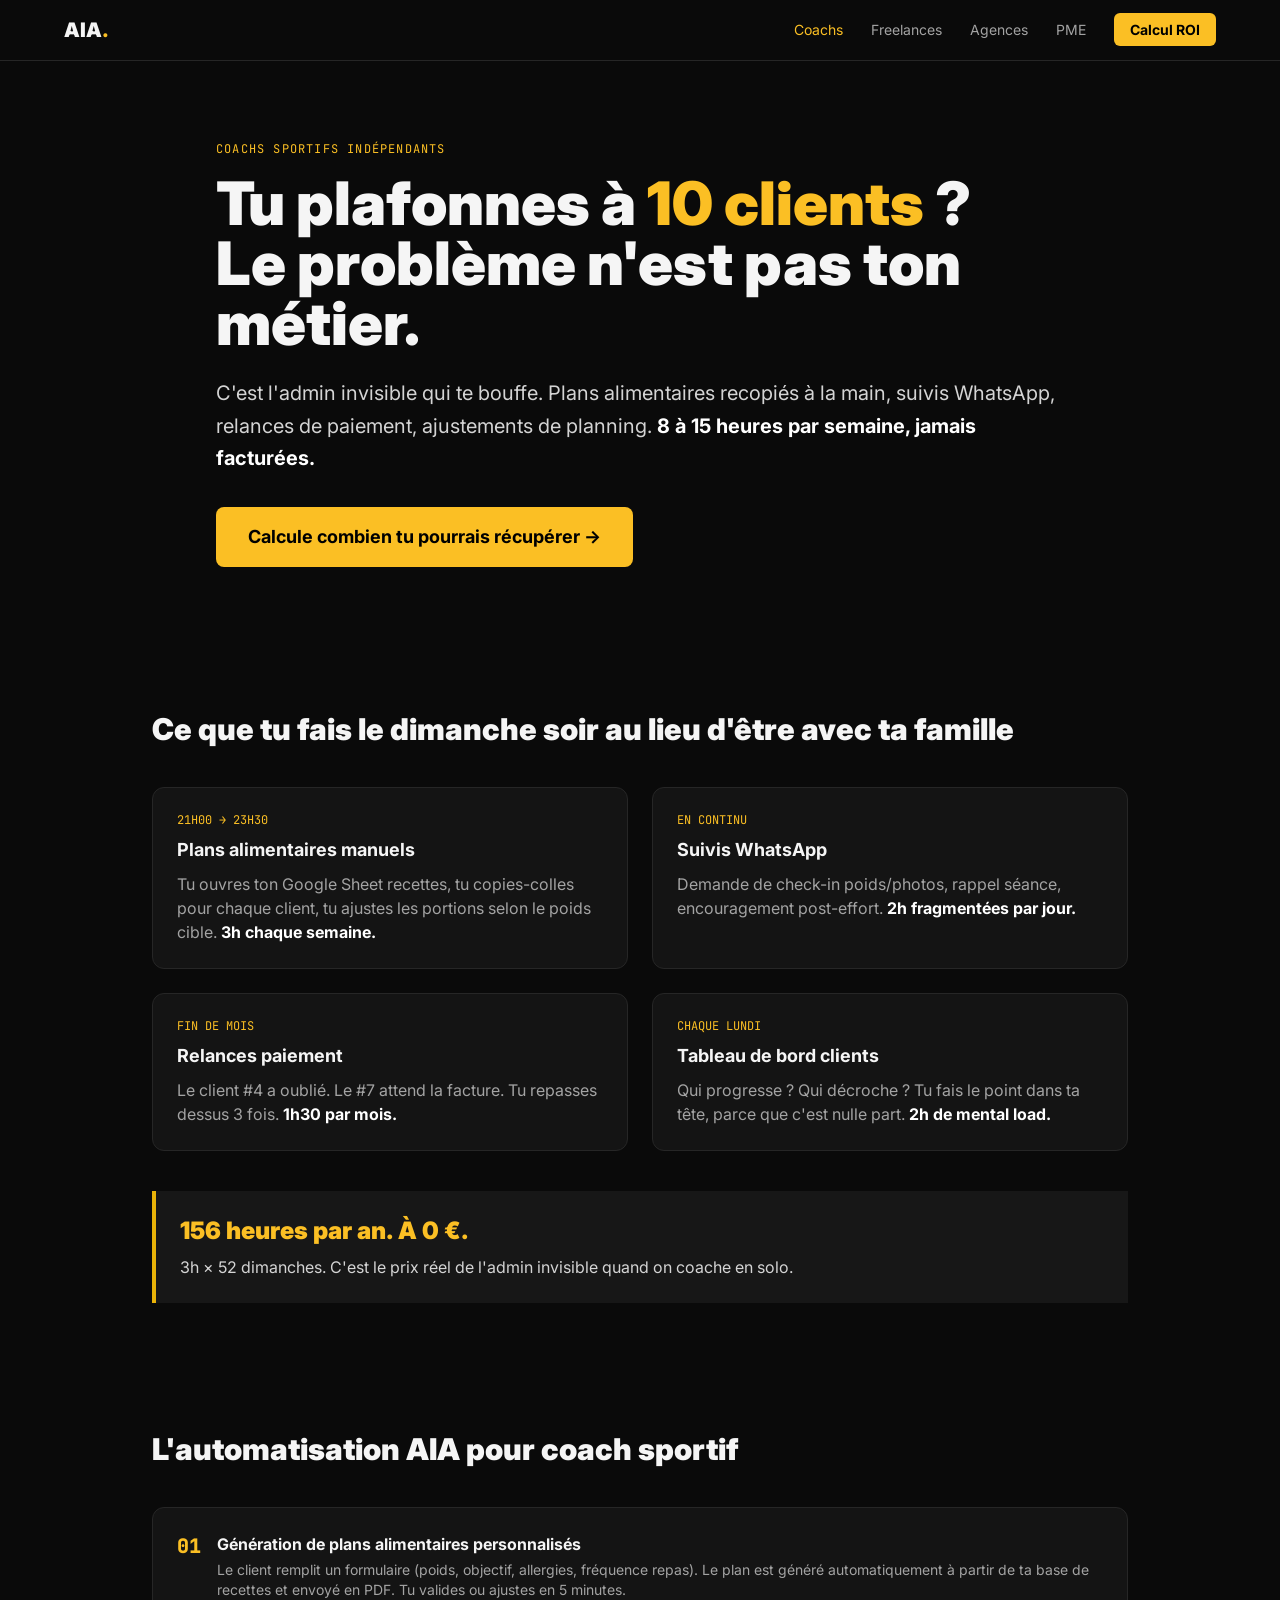
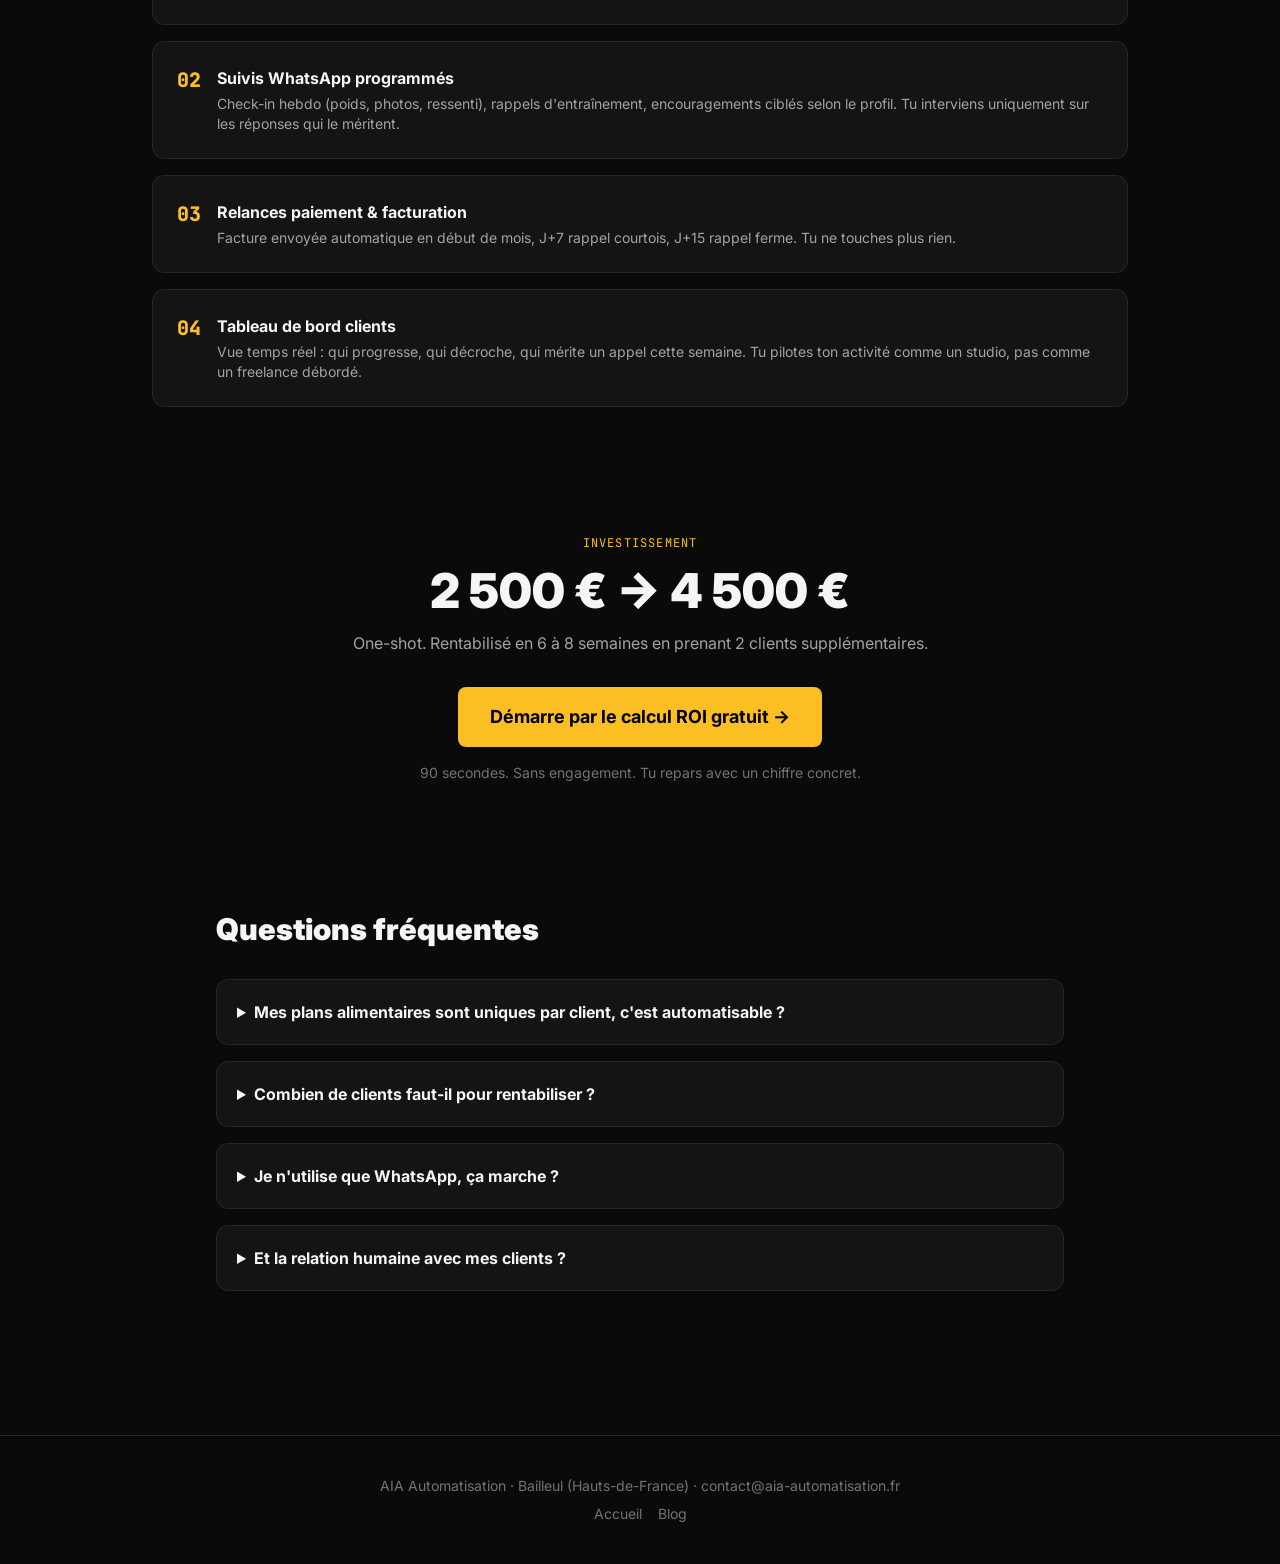
<file: secteurs/coach-sportif.html>
<!DOCTYPE html>
<html lang="fr">
<head>
  <meta charset="UTF-8">
  <meta name="viewport" content="width=device-width, initial-scale=1.0">
  <title>Automatisation pour coachs sportifs indépendants | AIA Automatisation</title>
  <meta name="description" content="Coach sportif indépendant ? Automatisez plans alimentaires, suivis WhatsApp, relances paiement. Récupérez 8 à 15h/semaine sans changer votre métier. Calcul ROI gratuit.">
  <meta name="keywords" content="automatisation coach sportif, coach indépendant outils, plan alimentaire automatique, suivi client coach, scaling coach, plafond clients coach, gain temps coach">
  <meta name="author" content="AIA Automatisation">
  <meta name="robots" content="index, follow, max-snippet:-1, max-image-preview:large">
  <link rel="canonical" href="https://aia-automatisation.fr/secteurs/coach-sportif.html">

  <meta property="og:type" content="website">
  <meta property="og:title" content="Automatisation pour coachs sportifs indépendants">
  <meta property="og:description" content="Récupérez 8 à 15h/semaine sur l'admin invisible. Sans toucher à la relation client.">
  <meta property="og:url" content="https://aia-automatisation.fr/secteurs/coach-sportif.html">
  <meta property="og:image" content="https://aia-automatisation.fr/og-image.png">

  <link rel="icon" type="image/png" sizes="32x32" href="../favicon-32x32.png">
  <script defer src="https://analytics.aia-automatisation.fr/script.js" data-website-id="88cbfc09-24f7-49f7-be45-c73be8b7c011"></script>
  <link rel="stylesheet" href="../tailwind.min.css">
  <link href="https://fonts.googleapis.com/css2?family=Inter:wght@300;400;600;800;900&family=JetBrains+Mono:wght@400;700&display=swap" rel="stylesheet">

  <script type="application/ld+json">
  {
    "@context": "https://schema.org",
    "@type": "Service",
    "name": "Automatisation IA pour coachs sportifs",
    "provider": { "@type": "LocalBusiness", "name": "AIA Automatisation", "url": "https://aia-automatisation.fr" },
    "areaServed": { "@type": "Country", "name": "France" },
    "audience": { "@type": "BusinessAudience", "audienceType": "Coachs sportifs indépendants" },
    "description": "Automatisation des plans alimentaires personnalisés, suivis client, relances paiement et tableaux de bord pour coachs sportifs.",
    "serviceType": "Automatisation business"
  }
  </script>
  <script type="application/ld+json">
  {
    "@context": "https://schema.org",
    "@type": "BreadcrumbList",
    "itemListElement": [
      { "@type": "ListItem", "position": 1, "name": "Accueil", "item": "https://aia-automatisation.fr/" },
      { "@type": "ListItem", "position": 2, "name": "Secteurs", "item": "https://aia-automatisation.fr/secteurs/" },
      { "@type": "ListItem", "position": 3, "name": "Coach sportif", "item": "https://aia-automatisation.fr/secteurs/coach-sportif.html" }
    ]
  }
  </script>
  <script type="application/ld+json">
  {
    "@context": "https://schema.org",
    "@type": "FAQPage",
    "mainEntity": [
      { "@type": "Question", "name": "Mes plans alimentaires sont uniques par client, c'est automatisable ?", "acceptedAnswer": { "@type": "Answer", "text": "Oui. L'automatisation génère le squelette du plan (calories, macros, répartition repas) à partir des données client (poids, objectif, allergies). Vous gardez 100% du contrôle pour les ajustements pédagogiques. Gain : 30-45 min par client par mois." }},
      { "@type": "Question", "name": "Combien de clients faut-il pour rentabiliser ?", "acceptedAnswer": { "@type": "Answer", "text": "Si vous récupérez 8h/semaine et facturez 60€/h coaching, le système est rentabilisé en 6 à 8 semaines en prenant 2 clients supplémentaires." }},
      { "@type": "Question", "name": "Je n'utilise que WhatsApp, ça marche ?", "acceptedAnswer": { "@type": "Answer", "text": "Oui. WhatsApp Business + n8n permet de programmer suivis hebdo, rappels d'entraînement, demandes de check-in (poids, photos) sans outil supplémentaire à apprendre." }},
      { "@type": "Question", "name": "Et la relation humaine avec mes clients ?", "acceptedAnswer": { "@type": "Answer", "text": "Elle s'améliore. L'automatisation absorbe l'admin répétitive — vous récupérez du temps mental pour les coachings live, l'écoute, les ajustements personnalisés. C'est exactement le contraire de la déshumanisation." }}
    ]
  }
  </script>

  <style>
    body { font-family: 'Inter', sans-serif; background: #0a0a0a; color: #f5f5f5; }
    .accent { color: #fbbf24; }
    .accent-bg { background: #fbbf24; color: #000; }
    .card { background: #141414; border: 1px solid #262626; border-radius: 12px; }
    .mono { font-family: 'JetBrains Mono', monospace; }
  </style>
</head>
<body>
  <header class="border-b border-neutral-800 px-6 py-4">
    <div class="max-w-6xl mx-auto flex justify-between items-center">
      <a href="/" class="font-black text-xl">AIA<span class="accent">.</span></a>
      <nav class="text-sm space-x-6">
        <a href="/secteurs/coach-sportif.html" class="accent">Coachs</a>
        <a href="/secteurs/freelance.html" class="text-neutral-400 hover:text-white">Freelances</a>
        <a href="/secteurs/agence.html" class="text-neutral-400 hover:text-white">Agences</a>
        <a href="/secteurs/pme-service.html" class="text-neutral-400 hover:text-white">PME</a>
        <a href="/#simulation" class="accent-bg px-4 py-2 rounded-md font-bold">Calcul ROI</a>
      </nav>
    </div>
  </header>

  <section class="max-w-4xl mx-auto px-6 py-20">
    <div class="mono text-xs accent uppercase tracking-widest mb-4">Coachs sportifs indépendants</div>
    <h1 class="text-5xl md:text-6xl font-black leading-tight mb-6">
      Tu plafonnes à <span class="accent">10 clients</span> ?<br>
      Le problème n'est pas ton métier.
    </h1>
    <p class="text-xl text-neutral-300 mb-8 leading-relaxed">
      C'est l'admin invisible qui te bouffe. Plans alimentaires recopiés à la main, suivis WhatsApp, relances de paiement, ajustements de planning. <strong class="text-white">8 à 15 heures par semaine, jamais facturées.</strong>
    </p>
    <a href="/#simulation?utm_source=secteur&utm_campaign=coach-sportif&pf=A" class="accent-bg px-8 py-4 rounded-lg font-bold text-lg inline-block">Calcule combien tu pourrais récupérer →</a>
  </section>

  <section class="max-w-5xl mx-auto px-6 py-16">
    <h2 class="text-3xl font-black mb-10">Ce que tu fais le dimanche soir au lieu d'être avec ta famille</h2>
    <div class="grid md:grid-cols-2 gap-6">
      <div class="card p-6"><div class="mono text-xs accent mb-2">21H00 → 23H30</div><div class="font-bold text-lg mb-2">Plans alimentaires manuels</div><div class="text-neutral-400">Tu ouvres ton Google Sheet recettes, tu copies-colles pour chaque client, tu ajustes les portions selon le poids cible. <strong class="text-white">3h chaque semaine.</strong></div></div>
      <div class="card p-6"><div class="mono text-xs accent mb-2">EN CONTINU</div><div class="font-bold text-lg mb-2">Suivis WhatsApp</div><div class="text-neutral-400">Demande de check-in poids/photos, rappel séance, encouragement post-effort. <strong class="text-white">2h fragmentées par jour.</strong></div></div>
      <div class="card p-6"><div class="mono text-xs accent mb-2">FIN DE MOIS</div><div class="font-bold text-lg mb-2">Relances paiement</div><div class="text-neutral-400">Le client #4 a oublié. Le #7 attend la facture. Tu repasses dessus 3 fois. <strong class="text-white">1h30 par mois.</strong></div></div>
      <div class="card p-6"><div class="mono text-xs accent mb-2">CHAQUE LUNDI</div><div class="font-bold text-lg mb-2">Tableau de bord clients</div><div class="text-neutral-400">Qui progresse ? Qui décroche ? Tu fais le point dans ta tête, parce que c'est nulle part. <strong class="text-white">2h de mental load.</strong></div></div>
    </div>
    <div class="mt-10 p-6 border-l-4 border-yellow-500 bg-neutral-900">
      <div class="text-2xl font-black accent mb-2">156 heures par an. À 0 €.</div>
      <div class="text-neutral-300">3h × 52 dimanches. C'est le prix réel de l'admin invisible quand on coache en solo.</div>
    </div>
  </section>

  <section class="max-w-5xl mx-auto px-6 py-16">
    <h2 class="text-3xl font-black mb-10">L'automatisation AIA pour coach sportif</h2>
    <div class="space-y-4">
      <div class="card p-6 flex gap-4"><div class="mono accent text-xl font-black">01</div><div><div class="font-bold mb-1">Génération de plans alimentaires personnalisés</div><div class="text-neutral-400 text-sm">Le client remplit un formulaire (poids, objectif, allergies, fréquence repas). Le plan est généré automatiquement à partir de ta base de recettes et envoyé en PDF. Tu valides ou ajustes en 5 minutes.</div></div></div>
      <div class="card p-6 flex gap-4"><div class="mono accent text-xl font-black">02</div><div><div class="font-bold mb-1">Suivis WhatsApp programmés</div><div class="text-neutral-400 text-sm">Check-in hebdo (poids, photos, ressenti), rappels d'entraînement, encouragements ciblés selon le profil. Tu interviens uniquement sur les réponses qui le méritent.</div></div></div>
      <div class="card p-6 flex gap-4"><div class="mono accent text-xl font-black">03</div><div><div class="font-bold mb-1">Relances paiement & facturation</div><div class="text-neutral-400 text-sm">Facture envoyée automatique en début de mois, J+7 rappel courtois, J+15 rappel ferme. Tu ne touches plus rien.</div></div></div>
      <div class="card p-6 flex gap-4"><div class="mono accent text-xl font-black">04</div><div><div class="font-bold mb-1">Tableau de bord clients</div><div class="text-neutral-400 text-sm">Vue temps réel : qui progresse, qui décroche, qui mérite un appel cette semaine. Tu pilotes ton activité comme un studio, pas comme un freelance débordé.</div></div></div>
    </div>
  </section>

  <section class="max-w-4xl mx-auto px-6 py-16 text-center">
    <div class="mono text-xs accent uppercase tracking-widest mb-4">Investissement</div>
    <div class="text-5xl font-black mb-4">2 500 € → 4 500 €</div>
    <div class="text-neutral-400 mb-8">One-shot. Rentabilisé en 6 à 8 semaines en prenant 2 clients supplémentaires.</div>
    <a href="/#simulation?utm_source=secteur&utm_campaign=coach-sportif-cta&pf=A" class="accent-bg px-8 py-4 rounded-lg font-bold text-lg inline-block">Démarre par le calcul ROI gratuit →</a>
    <div class="mt-4 text-sm text-neutral-500">90 secondes. Sans engagement. Tu repars avec un chiffre concret.</div>
  </section>

  <section class="max-w-4xl mx-auto px-6 py-16">
    <h2 class="text-3xl font-black mb-8">Questions fréquentes</h2>
    <div class="space-y-4">
      <details class="card p-5"><summary class="font-bold cursor-pointer">Mes plans alimentaires sont uniques par client, c'est automatisable ?</summary><p class="mt-3 text-neutral-400">Oui. L'automatisation génère le squelette (calories, macros, répartition repas) à partir des données client. Vous gardez 100% du contrôle pour les ajustements pédagogiques. Gain : 30-45 min par client par mois.</p></details>
      <details class="card p-5"><summary class="font-bold cursor-pointer">Combien de clients faut-il pour rentabiliser ?</summary><p class="mt-3 text-neutral-400">Si vous récupérez 8h/semaine et facturez 60€/h coaching, le système est rentabilisé en 6 à 8 semaines en prenant 2 clients supplémentaires.</p></details>
      <details class="card p-5"><summary class="font-bold cursor-pointer">Je n'utilise que WhatsApp, ça marche ?</summary><p class="mt-3 text-neutral-400">Oui. WhatsApp Business + n8n permet de programmer suivis hebdo, rappels d'entraînement, check-ins (poids, photos) sans outil supplémentaire à apprendre.</p></details>
      <details class="card p-5"><summary class="font-bold cursor-pointer">Et la relation humaine avec mes clients ?</summary><p class="mt-3 text-neutral-400">Elle s'améliore. L'automatisation absorbe l'admin répétitive — vous récupérez du temps mental pour les coachings live, l'écoute, les ajustements personnalisés.</p></details>
    </div>
  </section>

  <footer class="border-t border-neutral-800 mt-20 px-6 py-10 text-center text-sm text-neutral-500">
    <div>AIA Automatisation · Bailleul (Hauts-de-France) · <a href="mailto:contact@aia-automatisation.fr" class="hover:accent">contact@aia-automatisation.fr</a></div>
    <div class="mt-2 space-x-4"><a href="/" class="hover:text-white">Accueil</a><a href="/blog/" class="hover:text-white">Blog</a></div>
  </footer>
</body>
</html>
</file>
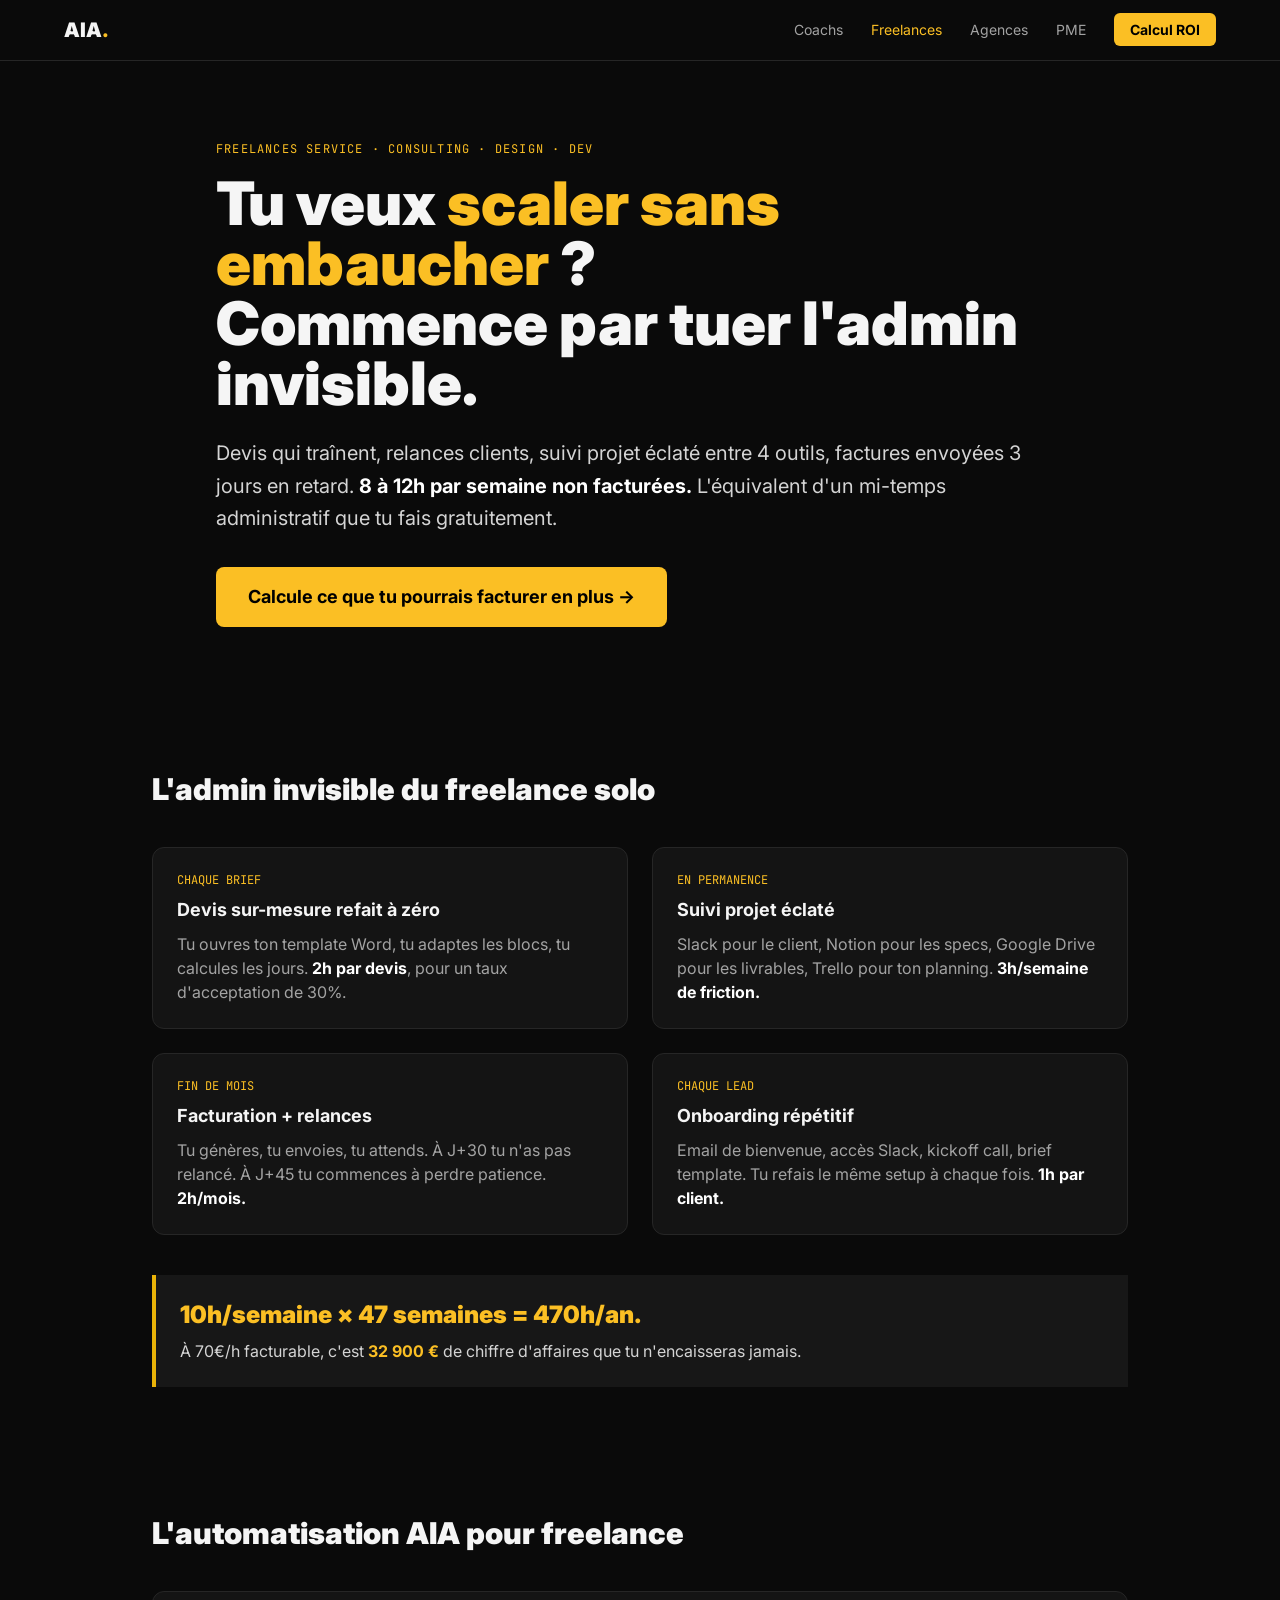
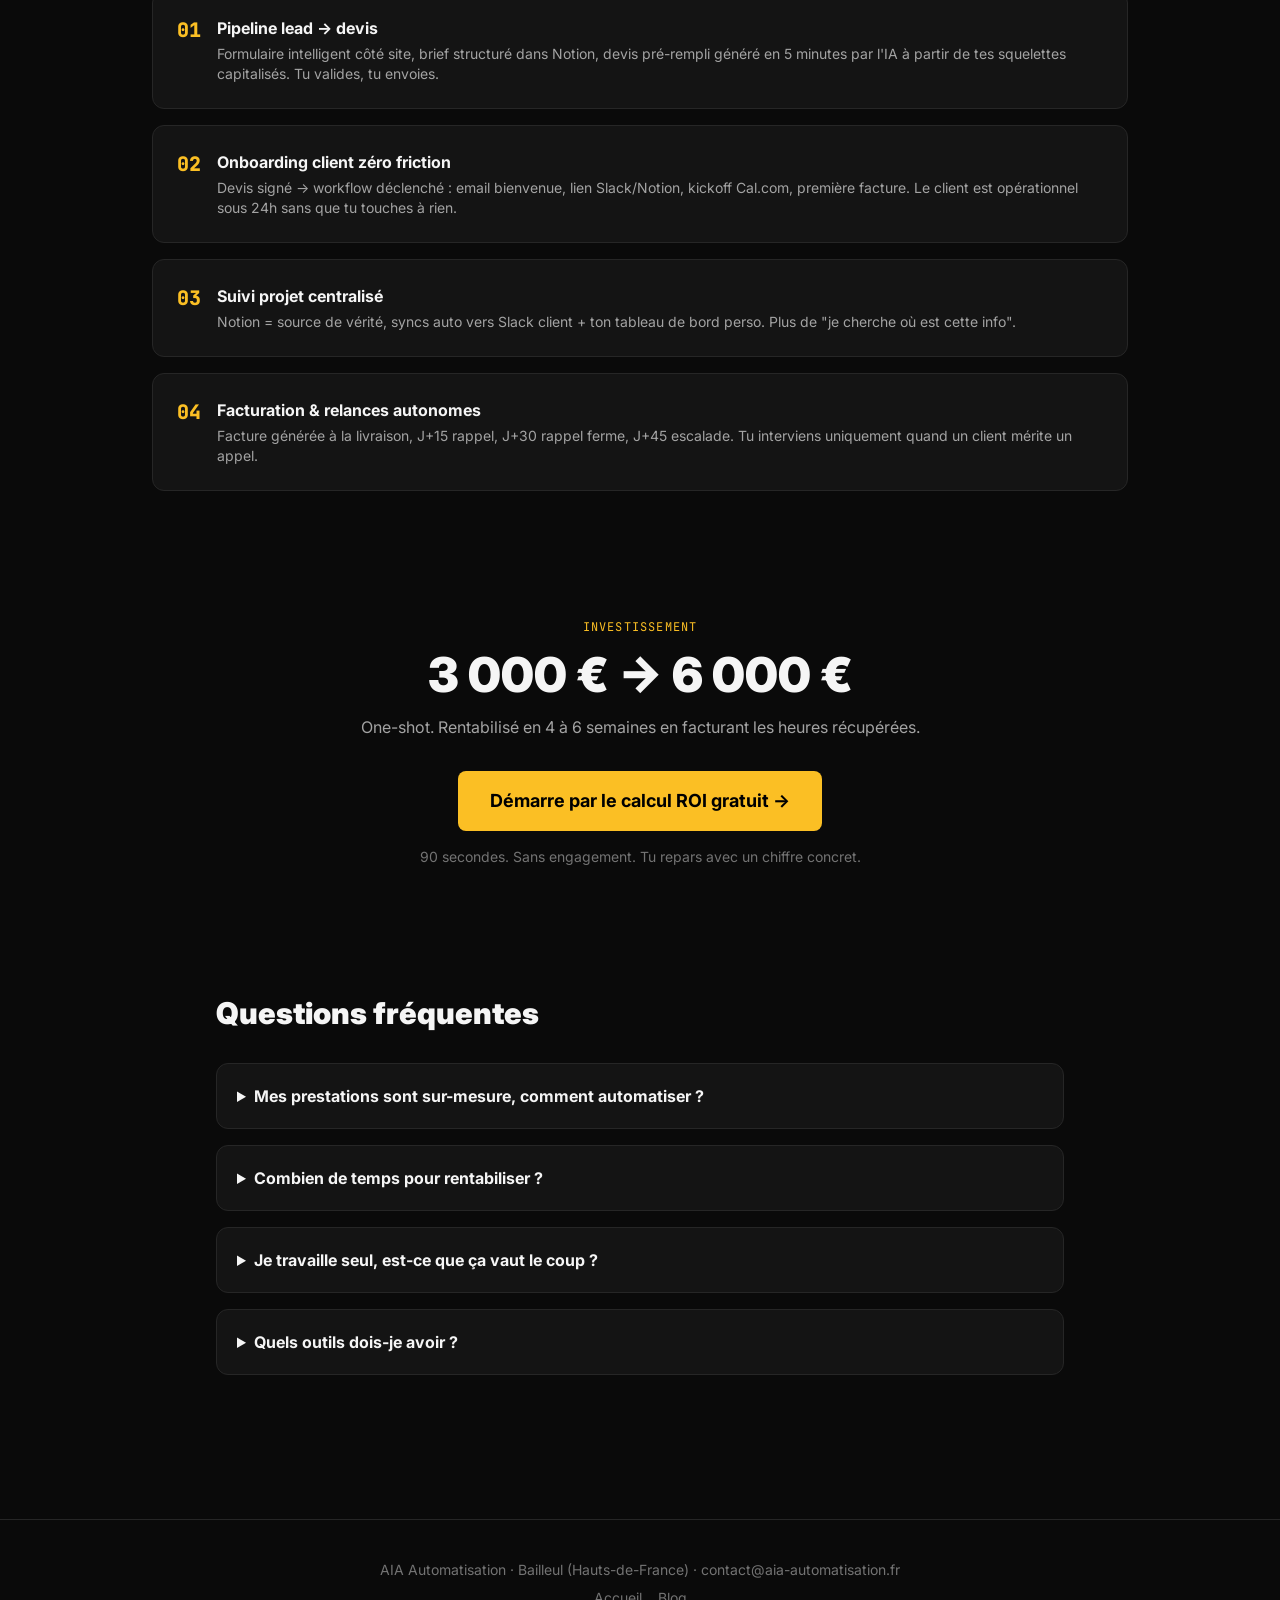
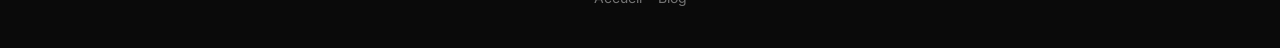
<file: secteurs/freelance.html>
<!DOCTYPE html>
<html lang="fr">
<head>
  <meta charset="UTF-8">
  <meta name="viewport" content="width=device-width, initial-scale=1.0">
  <title>Automatisation pour freelances service (consulting, design, dev) | AIA Automatisation</title>
  <meta name="description" content="Freelance débordé par devis, relances client, gestion projet ? Automatisez l'admin invisible et récupérez 8 à 12h/semaine pour facturer plus. Calcul ROI gratuit.">
  <meta name="keywords" content="automatisation freelance, freelance consulting outils, automatisation devis, relance client freelance, gestion projet freelance, scaling freelance, freelance overworked">
  <meta name="author" content="AIA Automatisation">
  <meta name="robots" content="index, follow, max-snippet:-1, max-image-preview:large">
  <link rel="canonical" href="https://aia-automatisation.fr/secteurs/freelance.html">

  <meta property="og:type" content="website">
  <meta property="og:title" content="Automatisation pour freelances service">
  <meta property="og:description" content="Récupérez 8 à 12h/semaine sur l'admin invisible. Sans embaucher.">
  <meta property="og:url" content="https://aia-automatisation.fr/secteurs/freelance.html">
  <meta property="og:image" content="https://aia-automatisation.fr/og-image.png">

  <link rel="icon" type="image/png" sizes="32x32" href="../favicon-32x32.png">
  <script defer src="https://analytics.aia-automatisation.fr/script.js" data-website-id="88cbfc09-24f7-49f7-be45-c73be8b7c011"></script>
  <link rel="stylesheet" href="../tailwind.min.css">
  <link href="https://fonts.googleapis.com/css2?family=Inter:wght@300;400;600;800;900&family=JetBrains+Mono:wght@400;700&display=swap" rel="stylesheet">

  <script type="application/ld+json">
  {
    "@context": "https://schema.org",
    "@type": "Service",
    "name": "Automatisation IA pour freelances service",
    "provider": { "@type": "LocalBusiness", "name": "AIA Automatisation", "url": "https://aia-automatisation.fr" },
    "areaServed": { "@type": "Country", "name": "France" },
    "audience": { "@type": "BusinessAudience", "audienceType": "Freelances consulting, design, développement" },
    "description": "Automatisation des devis, relances clients, gestion de projet et facturation pour freelances service.",
    "serviceType": "Automatisation business"
  }
  </script>
  <script type="application/ld+json">
  {
    "@context": "https://schema.org",
    "@type": "BreadcrumbList",
    "itemListElement": [
      { "@type": "ListItem", "position": 1, "name": "Accueil", "item": "https://aia-automatisation.fr/" },
      { "@type": "ListItem", "position": 2, "name": "Secteurs", "item": "https://aia-automatisation.fr/secteurs/" },
      { "@type": "ListItem", "position": 3, "name": "Freelance", "item": "https://aia-automatisation.fr/secteurs/freelance.html" }
    ]
  }
  </script>
  <script type="application/ld+json">
  {
    "@context": "https://schema.org",
    "@type": "FAQPage",
    "mainEntity": [
      { "@type": "Question", "name": "Mes prestations sont sur-mesure, comment automatiser ?", "acceptedAnswer": { "@type": "Answer", "text": "On automatise le PROCESSUS, pas la prestation. Devis générés à partir d'un brief client, suivi de projet, relances factures, onboarding — tout l'admin standardisable autour de votre cœur de métier." }},
      { "@type": "Question", "name": "Combien de temps pour rentabiliser ?", "acceptedAnswer": { "@type": "Answer", "text": "Si vous facturez 60-80€/h et récupérez 8h/semaine, vous générez 1900-2500€ supplémentaires par mois. Le système est rentabilisé en 4 à 6 semaines." }},
      { "@type": "Question", "name": "Je travaille seul, est-ce que ça vaut le coup ?", "acceptedAnswer": { "@type": "Answer", "text": "Oui, surtout. C'est l'unique moyen de scaler sans embaucher. L'automatisation remplace l'assistant administratif que vous ne pouvez pas (encore) vous payer." }},
      { "@type": "Question", "name": "Quels outils dois-je avoir ?", "acceptedAnswer": { "@type": "Answer", "text": "Vos outils actuels suffisent. Notion, Trello, Gmail, Stripe, Calendly — on automatise par-dessus, sans migration forcée." }}
    ]
  }
  </script>

  <style>
    body { font-family: 'Inter', sans-serif; background: #0a0a0a; color: #f5f5f5; }
    .accent { color: #fbbf24; }
    .accent-bg { background: #fbbf24; color: #000; }
    .card { background: #141414; border: 1px solid #262626; border-radius: 12px; }
    .mono { font-family: 'JetBrains Mono', monospace; }
  </style>
</head>
<body>
  <header class="border-b border-neutral-800 px-6 py-4">
    <div class="max-w-6xl mx-auto flex justify-between items-center">
      <a href="/" class="font-black text-xl">AIA<span class="accent">.</span></a>
      <nav class="text-sm space-x-6">
        <a href="/secteurs/coach-sportif.html" class="text-neutral-400 hover:text-white">Coachs</a>
        <a href="/secteurs/freelance.html" class="accent">Freelances</a>
        <a href="/secteurs/agence.html" class="text-neutral-400 hover:text-white">Agences</a>
        <a href="/secteurs/pme-service.html" class="text-neutral-400 hover:text-white">PME</a>
        <a href="/#simulation" class="accent-bg px-4 py-2 rounded-md font-bold">Calcul ROI</a>
      </nav>
    </div>
  </header>

  <section class="max-w-4xl mx-auto px-6 py-20">
    <div class="mono text-xs accent uppercase tracking-widest mb-4">Freelances service · Consulting · Design · Dev</div>
    <h1 class="text-5xl md:text-6xl font-black leading-tight mb-6">
      Tu veux <span class="accent">scaler sans embaucher</span> ?<br>
      Commence par tuer l'admin invisible.
    </h1>
    <p class="text-xl text-neutral-300 mb-8 leading-relaxed">
      Devis qui traînent, relances clients, suivi projet éclaté entre 4 outils, factures envoyées 3 jours en retard. <strong class="text-white">8 à 12h par semaine non facturées.</strong> L'équivalent d'un mi-temps administratif que tu fais gratuitement.
    </p>
    <a href="/#simulation?utm_source=secteur&utm_campaign=freelance&pf=A" class="accent-bg px-8 py-4 rounded-lg font-bold text-lg inline-block">Calcule ce que tu pourrais facturer en plus →</a>
  </section>

  <section class="max-w-5xl mx-auto px-6 py-16">
    <h2 class="text-3xl font-black mb-10">L'admin invisible du freelance solo</h2>
    <div class="grid md:grid-cols-2 gap-6">
      <div class="card p-6"><div class="mono text-xs accent mb-2">CHAQUE BRIEF</div><div class="font-bold text-lg mb-2">Devis sur-mesure refait à zéro</div><div class="text-neutral-400">Tu ouvres ton template Word, tu adaptes les blocs, tu calcules les jours. <strong class="text-white">2h par devis</strong>, pour un taux d'acceptation de 30%.</div></div>
      <div class="card p-6"><div class="mono text-xs accent mb-2">EN PERMANENCE</div><div class="font-bold text-lg mb-2">Suivi projet éclaté</div><div class="text-neutral-400">Slack pour le client, Notion pour les specs, Google Drive pour les livrables, Trello pour ton planning. <strong class="text-white">3h/semaine de friction.</strong></div></div>
      <div class="card p-6"><div class="mono text-xs accent mb-2">FIN DE MOIS</div><div class="font-bold text-lg mb-2">Facturation + relances</div><div class="text-neutral-400">Tu génères, tu envoies, tu attends. À J+30 tu n'as pas relancé. À J+45 tu commences à perdre patience. <strong class="text-white">2h/mois.</strong></div></div>
      <div class="card p-6"><div class="mono text-xs accent mb-2">CHAQUE LEAD</div><div class="font-bold text-lg mb-2">Onboarding répétitif</div><div class="text-neutral-400">Email de bienvenue, accès Slack, kickoff call, brief template. Tu refais le même setup à chaque fois. <strong class="text-white">1h par client.</strong></div></div>
    </div>
    <div class="mt-10 p-6 border-l-4 border-yellow-500 bg-neutral-900">
      <div class="text-2xl font-black accent mb-2">10h/semaine × 47 semaines = 470h/an.</div>
      <div class="text-neutral-300">À 70€/h facturable, c'est <strong class="accent">32 900 €</strong> de chiffre d'affaires que tu n'encaisseras jamais.</div>
    </div>
  </section>

  <section class="max-w-5xl mx-auto px-6 py-16">
    <h2 class="text-3xl font-black mb-10">L'automatisation AIA pour freelance</h2>
    <div class="space-y-4">
      <div class="card p-6 flex gap-4"><div class="mono accent text-xl font-black">01</div><div><div class="font-bold mb-1">Pipeline lead → devis</div><div class="text-neutral-400 text-sm">Formulaire intelligent côté site, brief structuré dans Notion, devis pré-rempli généré en 5 minutes par l'IA à partir de tes squelettes capitalisés. Tu valides, tu envoies.</div></div></div>
      <div class="card p-6 flex gap-4"><div class="mono accent text-xl font-black">02</div><div><div class="font-bold mb-1">Onboarding client zéro friction</div><div class="text-neutral-400 text-sm">Devis signé → workflow déclenché : email bienvenue, lien Slack/Notion, kickoff Cal.com, première facture. Le client est opérationnel sous 24h sans que tu touches à rien.</div></div></div>
      <div class="card p-6 flex gap-4"><div class="mono accent text-xl font-black">03</div><div><div class="font-bold mb-1">Suivi projet centralisé</div><div class="text-neutral-400 text-sm">Notion = source de vérité, syncs auto vers Slack client + ton tableau de bord perso. Plus de "je cherche où est cette info".</div></div></div>
      <div class="card p-6 flex gap-4"><div class="mono accent text-xl font-black">04</div><div><div class="font-bold mb-1">Facturation & relances autonomes</div><div class="text-neutral-400 text-sm">Facture générée à la livraison, J+15 rappel, J+30 rappel ferme, J+45 escalade. Tu interviens uniquement quand un client mérite un appel.</div></div></div>
    </div>
  </section>

  <section class="max-w-4xl mx-auto px-6 py-16 text-center">
    <div class="mono text-xs accent uppercase tracking-widest mb-4">Investissement</div>
    <div class="text-5xl font-black mb-4">3 000 € → 6 000 €</div>
    <div class="text-neutral-400 mb-8">One-shot. Rentabilisé en 4 à 6 semaines en facturant les heures récupérées.</div>
    <a href="/#simulation?utm_source=secteur&utm_campaign=freelance-cta&pf=A" class="accent-bg px-8 py-4 rounded-lg font-bold text-lg inline-block">Démarre par le calcul ROI gratuit →</a>
    <div class="mt-4 text-sm text-neutral-500">90 secondes. Sans engagement. Tu repars avec un chiffre concret.</div>
  </section>

  <section class="max-w-4xl mx-auto px-6 py-16">
    <h2 class="text-3xl font-black mb-8">Questions fréquentes</h2>
    <div class="space-y-4">
      <details class="card p-5"><summary class="font-bold cursor-pointer">Mes prestations sont sur-mesure, comment automatiser ?</summary><p class="mt-3 text-neutral-400">On automatise le PROCESSUS, pas la prestation. Devis générés à partir d'un brief, suivi projet, relances factures, onboarding — tout l'admin standardisable autour de votre cœur de métier.</p></details>
      <details class="card p-5"><summary class="font-bold cursor-pointer">Combien de temps pour rentabiliser ?</summary><p class="mt-3 text-neutral-400">À 60-80€/h facturable et 8h/semaine récupérées : 1900-2500€ supplémentaires par mois. Système rentabilisé en 4 à 6 semaines.</p></details>
      <details class="card p-5"><summary class="font-bold cursor-pointer">Je travaille seul, est-ce que ça vaut le coup ?</summary><p class="mt-3 text-neutral-400">Oui, surtout. C'est l'unique moyen de scaler sans embaucher. L'automatisation remplace l'assistant administratif que vous ne pouvez pas (encore) vous payer.</p></details>
      <details class="card p-5"><summary class="font-bold cursor-pointer">Quels outils dois-je avoir ?</summary><p class="mt-3 text-neutral-400">Vos outils actuels suffisent. Notion, Trello, Gmail, Stripe, Calendly — on automatise par-dessus, sans migration forcée.</p></details>
    </div>
  </section>

  <footer class="border-t border-neutral-800 mt-20 px-6 py-10 text-center text-sm text-neutral-500">
    <div>AIA Automatisation · Bailleul (Hauts-de-France) · <a href="mailto:contact@aia-automatisation.fr" class="hover:accent">contact@aia-automatisation.fr</a></div>
    <div class="mt-2 space-x-4"><a href="/" class="hover:text-white">Accueil</a><a href="/blog/" class="hover:text-white">Blog</a></div>
  </footer>
</body>
</html>
</file>
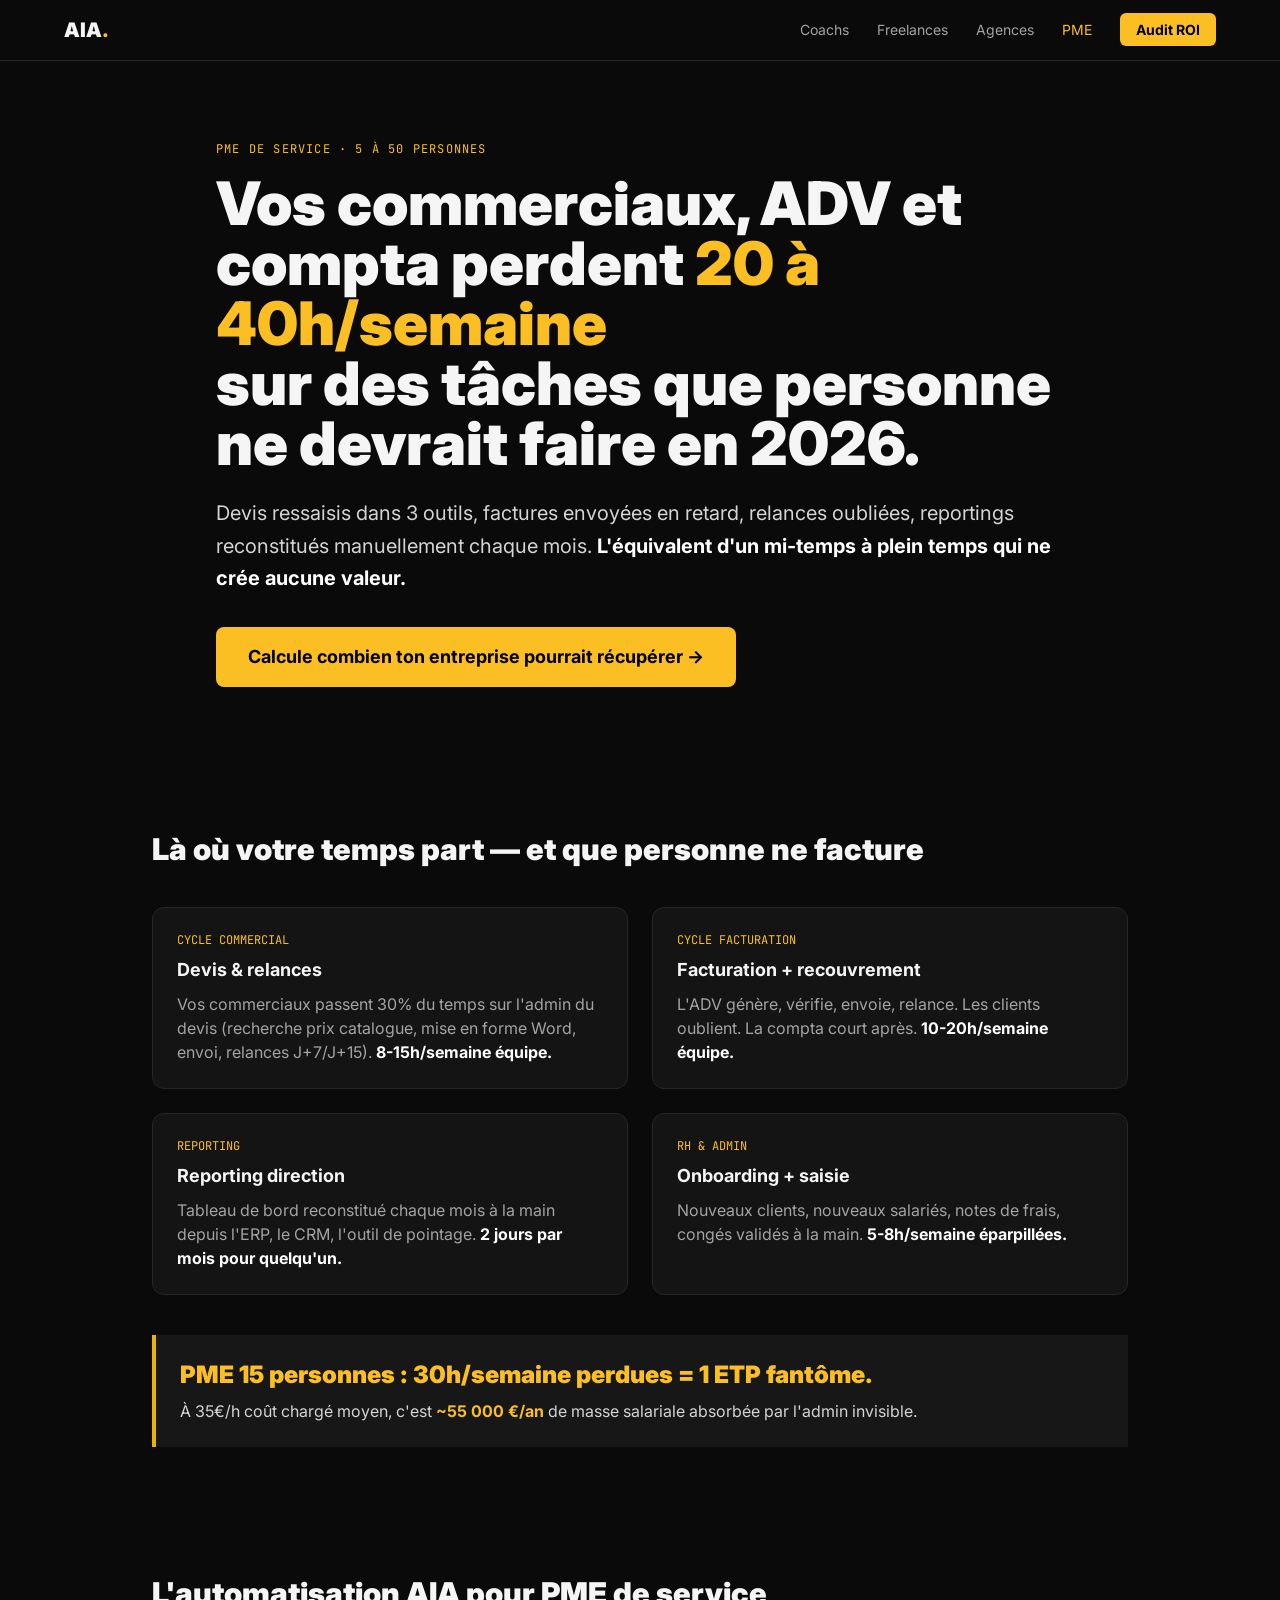
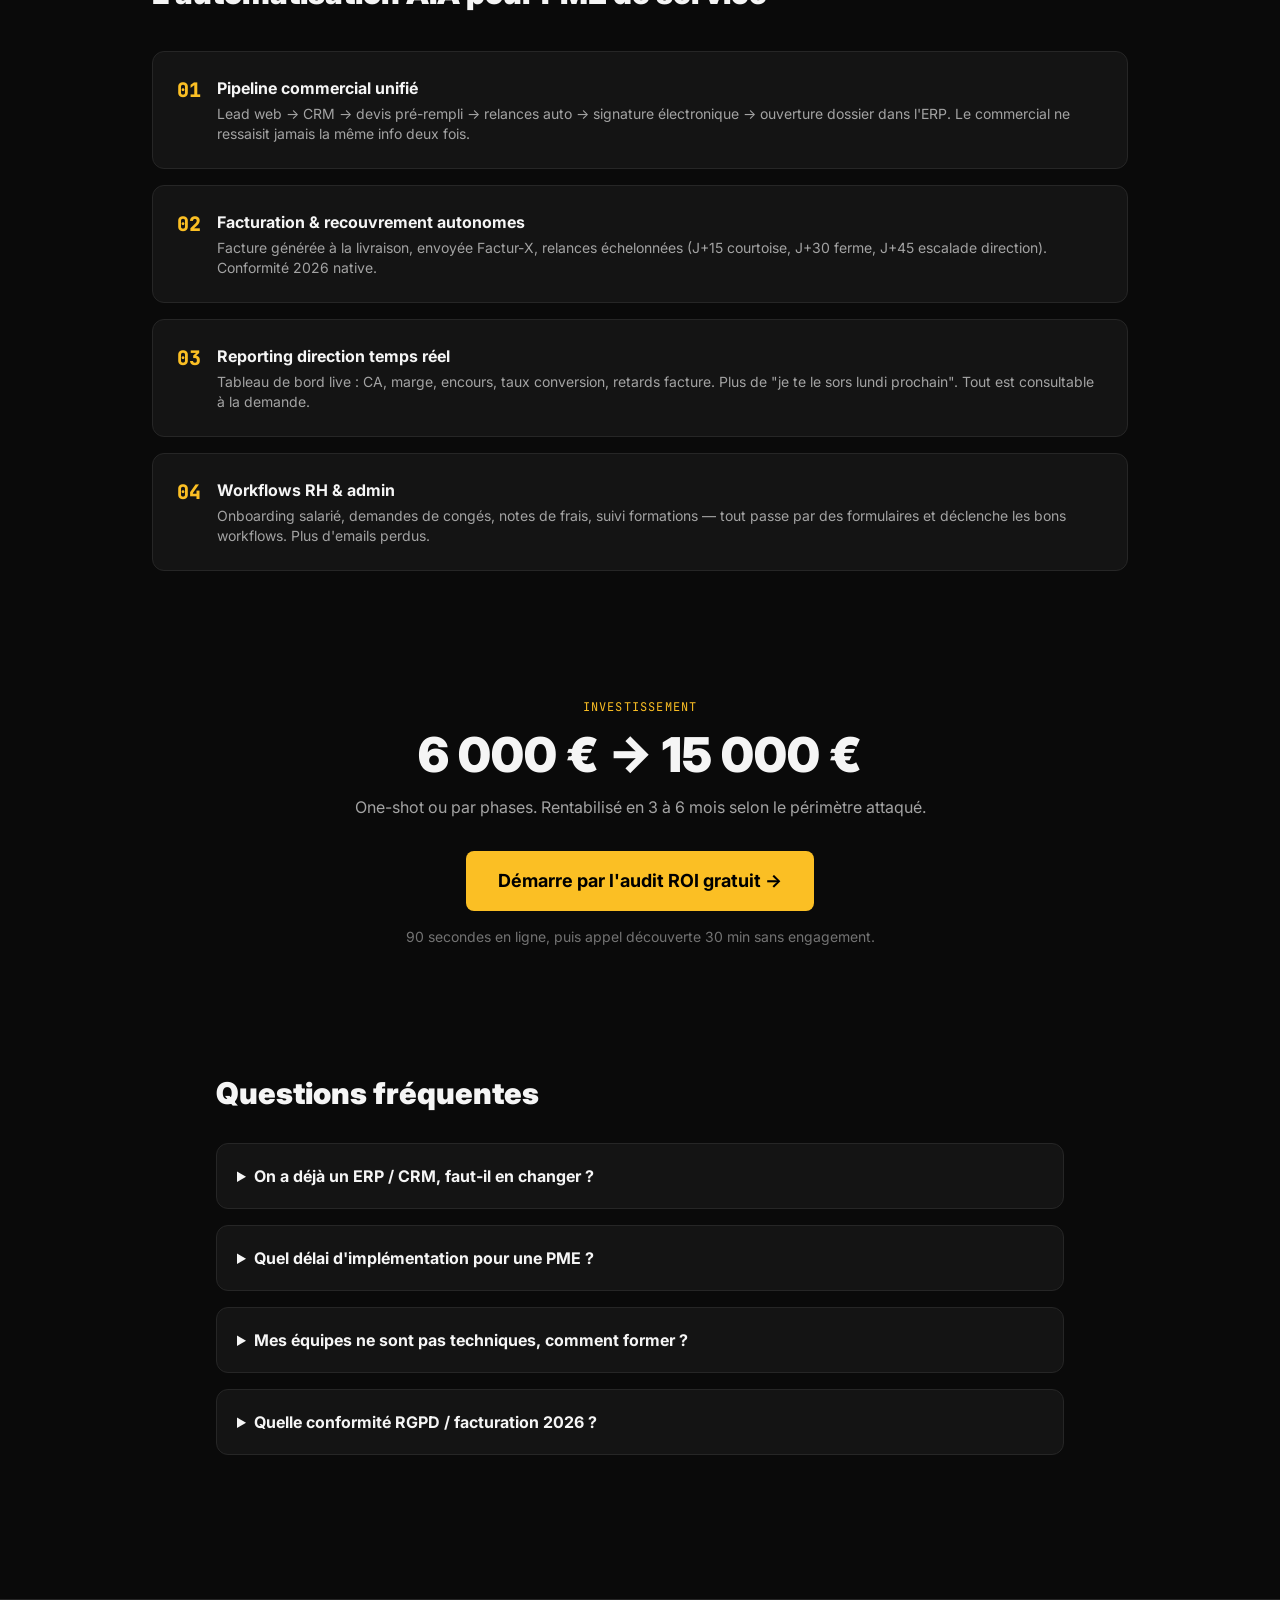
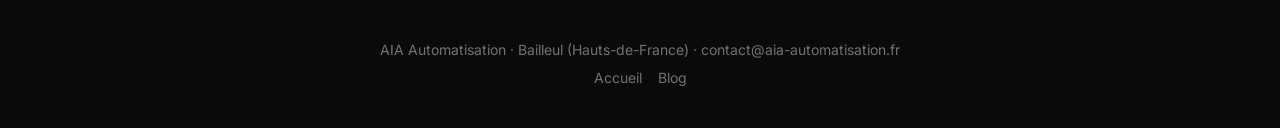
<file: secteurs/pme-service.html>
<!DOCTYPE html>
<html lang="fr">
<head>
  <meta charset="UTF-8">
  <meta name="viewport" content="width=device-width, initial-scale=1.0">
  <title>Automatisation pour PME de service (5-50 personnes) | AIA Automatisation</title>
  <meta name="description" content="PME de service débordée par devis, facturation, suivi commercial, reporting ? Automatisez l'opérationnel et gagnez 20-40h/semaine équipe. Audit ROI gratuit.">
  <meta name="keywords" content="automatisation PME, automatisation entreprise service, gestion commerciale PME, CRM automatique, facturation automatique PME, devis automatique, scaling PME">
  <meta name="author" content="AIA Automatisation">
  <meta name="robots" content="index, follow, max-snippet:-1, max-image-preview:large">
  <link rel="canonical" href="https://aia-automatisation.fr/secteurs/pme-service.html">

  <meta property="og:type" content="website">
  <meta property="og:title" content="Automatisation pour PME de service">
  <meta property="og:description" content="Gagnez 20 à 40h/semaine équipe sur l'opérationnel. Sans changer d'ERP.">
  <meta property="og:url" content="https://aia-automatisation.fr/secteurs/pme-service.html">
  <meta property="og:image" content="https://aia-automatisation.fr/og-image.png">

  <link rel="icon" type="image/png" sizes="32x32" href="../favicon-32x32.png">
  <script defer src="https://analytics.aia-automatisation.fr/script.js" data-website-id="88cbfc09-24f7-49f7-be45-c73be8b7c011"></script>
  <link rel="stylesheet" href="../tailwind.min.css">
  <link href="https://fonts.googleapis.com/css2?family=Inter:wght@300;400;600;800;900&family=JetBrains+Mono:wght@400;700&display=swap" rel="stylesheet">

  <script type="application/ld+json">
  {
    "@context": "https://schema.org",
    "@type": "Service",
    "name": "Automatisation IA pour PME de service",
    "provider": { "@type": "LocalBusiness", "name": "AIA Automatisation", "url": "https://aia-automatisation.fr" },
    "areaServed": { "@type": "Country", "name": "France" },
    "audience": { "@type": "BusinessAudience", "audienceType": "PME de service 5-50 personnes" },
    "description": "Automatisation des devis, gestion commerciale, facturation, reporting et CRM pour PME de service.",
    "serviceType": "Automatisation business"
  }
  </script>
  <script type="application/ld+json">
  {
    "@context": "https://schema.org",
    "@type": "BreadcrumbList",
    "itemListElement": [
      { "@type": "ListItem", "position": 1, "name": "Accueil", "item": "https://aia-automatisation.fr/" },
      { "@type": "ListItem", "position": 2, "name": "Secteurs", "item": "https://aia-automatisation.fr/secteurs/" },
      { "@type": "ListItem", "position": 3, "name": "PME de service", "item": "https://aia-automatisation.fr/secteurs/pme-service.html" }
    ]
  }
  </script>
  <script type="application/ld+json">
  {
    "@context": "https://schema.org",
    "@type": "FAQPage",
    "mainEntity": [
      { "@type": "Question", "name": "On a déjà un ERP / CRM, faut-il en changer ?", "acceptedAnswer": { "@type": "Answer", "text": "Non. AIA s'intègre par-dessus vos outils existants (Sage, EBP, Odoo, Salesforce, Pipedrive, HubSpot...). Aucune migration forcée. On automatise les flux entre vos outils, pas le remplacement." }},
      { "@type": "Question", "name": "Quel délai d'implémentation pour une PME ?", "acceptedAnswer": { "@type": "Answer", "text": "Entre 3 et 6 semaines selon le périmètre. On commence par 1-2 workflows critiques (devis ou facturation), on mesure le gain, puis on étend." }},
      { "@type": "Question", "name": "Mes équipes ne sont pas techniques, comment former ?", "acceptedAnswer": { "@type": "Answer", "text": "Aucune formation requise. Les automatisations tournent en arrière-plan. Vos équipes continuent d'utiliser leurs outils habituels — c'est le système qui s'adapte à elles, pas l'inverse." }},
      { "@type": "Question", "name": "Quelle conformité RGPD / facturation 2026 ?", "acceptedAnswer": { "@type": "Answer", "text": "Données hébergées en France, pas de transfert hors UE. Compatible Factur-X et e-reporting via votre ERP existant. Audit RGPD inclus dans le devis." }}
    ]
  }
  </script>

  <style>
    body { font-family: 'Inter', sans-serif; background: #0a0a0a; color: #f5f5f5; }
    .accent { color: #fbbf24; }
    .accent-bg { background: #fbbf24; color: #000; }
    .card { background: #141414; border: 1px solid #262626; border-radius: 12px; }
    .mono { font-family: 'JetBrains Mono', monospace; }
  </style>
</head>
<body>
  <header class="border-b border-neutral-800 px-6 py-4">
    <div class="max-w-6xl mx-auto flex justify-between items-center">
      <a href="/" class="font-black text-xl">AIA<span class="accent">.</span></a>
      <nav class="text-sm space-x-6">
        <a href="/secteurs/coach-sportif.html" class="text-neutral-400 hover:text-white">Coachs</a>
        <a href="/secteurs/freelance.html" class="text-neutral-400 hover:text-white">Freelances</a>
        <a href="/secteurs/agence.html" class="text-neutral-400 hover:text-white">Agences</a>
        <a href="/secteurs/pme-service.html" class="accent">PME</a>
        <a href="/#simulation" class="accent-bg px-4 py-2 rounded-md font-bold">Audit ROI</a>
      </nav>
    </div>
  </header>

  <section class="max-w-4xl mx-auto px-6 py-20">
    <div class="mono text-xs accent uppercase tracking-widest mb-4">PME de service · 5 à 50 personnes</div>
    <h1 class="text-5xl md:text-6xl font-black leading-tight mb-6">
      Vos commerciaux, ADV et compta perdent <span class="accent">20 à 40h/semaine</span><br>
      sur des tâches que personne ne devrait faire en 2026.
    </h1>
    <p class="text-xl text-neutral-300 mb-8 leading-relaxed">
      Devis ressaisis dans 3 outils, factures envoyées en retard, relances oubliées, reportings reconstitués manuellement chaque mois. <strong class="text-white">L'équivalent d'un mi-temps à plein temps qui ne crée aucune valeur.</strong>
    </p>
    <a href="/#simulation?utm_source=secteur&utm_campaign=pme-service&pf=A" class="accent-bg px-8 py-4 rounded-lg font-bold text-lg inline-block">Calcule combien ton entreprise pourrait récupérer →</a>
  </section>

  <section class="max-w-5xl mx-auto px-6 py-16">
    <h2 class="text-3xl font-black mb-10">Là où votre temps part — et que personne ne facture</h2>
    <div class="grid md:grid-cols-2 gap-6">
      <div class="card p-6"><div class="mono text-xs accent mb-2">CYCLE COMMERCIAL</div><div class="font-bold text-lg mb-2">Devis & relances</div><div class="text-neutral-400">Vos commerciaux passent 30% du temps sur l'admin du devis (recherche prix catalogue, mise en forme Word, envoi, relances J+7/J+15). <strong class="text-white">8-15h/semaine équipe.</strong></div></div>
      <div class="card p-6"><div class="mono text-xs accent mb-2">CYCLE FACTURATION</div><div class="font-bold text-lg mb-2">Facturation + recouvrement</div><div class="text-neutral-400">L'ADV génère, vérifie, envoie, relance. Les clients oublient. La compta court après. <strong class="text-white">10-20h/semaine équipe.</strong></div></div>
      <div class="card p-6"><div class="mono text-xs accent mb-2">REPORTING</div><div class="font-bold text-lg mb-2">Reporting direction</div><div class="text-neutral-400">Tableau de bord reconstitué chaque mois à la main depuis l'ERP, le CRM, l'outil de pointage. <strong class="text-white">2 jours par mois pour quelqu'un.</strong></div></div>
      <div class="card p-6"><div class="mono text-xs accent mb-2">RH & ADMIN</div><div class="font-bold text-lg mb-2">Onboarding + saisie</div><div class="text-neutral-400">Nouveaux clients, nouveaux salariés, notes de frais, congés validés à la main. <strong class="text-white">5-8h/semaine éparpillées.</strong></div></div>
    </div>
    <div class="mt-10 p-6 border-l-4 border-yellow-500 bg-neutral-900">
      <div class="text-2xl font-black accent mb-2">PME 15 personnes : 30h/semaine perdues = 1 ETP fantôme.</div>
      <div class="text-neutral-300">À 35€/h coût chargé moyen, c'est <strong class="accent">~55 000 €/an</strong> de masse salariale absorbée par l'admin invisible.</div>
    </div>
  </section>

  <section class="max-w-5xl mx-auto px-6 py-16">
    <h2 class="text-3xl font-black mb-10">L'automatisation AIA pour PME de service</h2>
    <div class="space-y-4">
      <div class="card p-6 flex gap-4"><div class="mono accent text-xl font-black">01</div><div><div class="font-bold mb-1">Pipeline commercial unifié</div><div class="text-neutral-400 text-sm">Lead web → CRM → devis pré-rempli → relances auto → signature électronique → ouverture dossier dans l'ERP. Le commercial ne ressaisit jamais la même info deux fois.</div></div></div>
      <div class="card p-6 flex gap-4"><div class="mono accent text-xl font-black">02</div><div><div class="font-bold mb-1">Facturation & recouvrement autonomes</div><div class="text-neutral-400 text-sm">Facture générée à la livraison, envoyée Factur-X, relances échelonnées (J+15 courtoise, J+30 ferme, J+45 escalade direction). Conformité 2026 native.</div></div></div>
      <div class="card p-6 flex gap-4"><div class="mono accent text-xl font-black">03</div><div><div class="font-bold mb-1">Reporting direction temps réel</div><div class="text-neutral-400 text-sm">Tableau de bord live : CA, marge, encours, taux conversion, retards facture. Plus de "je te le sors lundi prochain". Tout est consultable à la demande.</div></div></div>
      <div class="card p-6 flex gap-4"><div class="mono accent text-xl font-black">04</div><div><div class="font-bold mb-1">Workflows RH & admin</div><div class="text-neutral-400 text-sm">Onboarding salarié, demandes de congés, notes de frais, suivi formations — tout passe par des formulaires et déclenche les bons workflows. Plus d'emails perdus.</div></div></div>
    </div>
  </section>

  <section class="max-w-4xl mx-auto px-6 py-16 text-center">
    <div class="mono text-xs accent uppercase tracking-widest mb-4">Investissement</div>
    <div class="text-5xl font-black mb-4">6 000 € → 15 000 €</div>
    <div class="text-neutral-400 mb-8">One-shot ou par phases. Rentabilisé en 3 à 6 mois selon le périmètre attaqué.</div>
    <a href="/#simulation?utm_source=secteur&utm_campaign=pme-service-cta&pf=A" class="accent-bg px-8 py-4 rounded-lg font-bold text-lg inline-block">Démarre par l'audit ROI gratuit →</a>
    <div class="mt-4 text-sm text-neutral-500">90 secondes en ligne, puis appel découverte 30 min sans engagement.</div>
  </section>

  <section class="max-w-4xl mx-auto px-6 py-16">
    <h2 class="text-3xl font-black mb-8">Questions fréquentes</h2>
    <div class="space-y-4">
      <details class="card p-5"><summary class="font-bold cursor-pointer">On a déjà un ERP / CRM, faut-il en changer ?</summary><p class="mt-3 text-neutral-400">Non. AIA s'intègre par-dessus vos outils existants (Sage, EBP, Odoo, Salesforce, Pipedrive, HubSpot...). Aucune migration forcée. On automatise les flux entre vos outils.</p></details>
      <details class="card p-5"><summary class="font-bold cursor-pointer">Quel délai d'implémentation pour une PME ?</summary><p class="mt-3 text-neutral-400">Entre 3 et 6 semaines selon le périmètre. On commence par 1-2 workflows critiques (devis ou facturation), on mesure le gain, puis on étend.</p></details>
      <details class="card p-5"><summary class="font-bold cursor-pointer">Mes équipes ne sont pas techniques, comment former ?</summary><p class="mt-3 text-neutral-400">Aucune formation requise. Les automatisations tournent en arrière-plan. Vos équipes continuent d'utiliser leurs outils habituels — c'est le système qui s'adapte à elles, pas l'inverse.</p></details>
      <details class="card p-5"><summary class="font-bold cursor-pointer">Quelle conformité RGPD / facturation 2026 ?</summary><p class="mt-3 text-neutral-400">Données hébergées en France, pas de transfert hors UE. Compatible Factur-X et e-reporting via votre ERP existant. Audit RGPD inclus dans le devis.</p></details>
    </div>
  </section>

  <footer class="border-t border-neutral-800 mt-20 px-6 py-10 text-center text-sm text-neutral-500">
    <div>AIA Automatisation · Bailleul (Hauts-de-France) · <a href="mailto:contact@aia-automatisation.fr" class="hover:accent">contact@aia-automatisation.fr</a></div>
    <div class="mt-2 space-x-4"><a href="/" class="hover:text-white">Accueil</a><a href="/blog/" class="hover:text-white">Blog</a></div>
  </footer>
</body>
</html>
</file>
